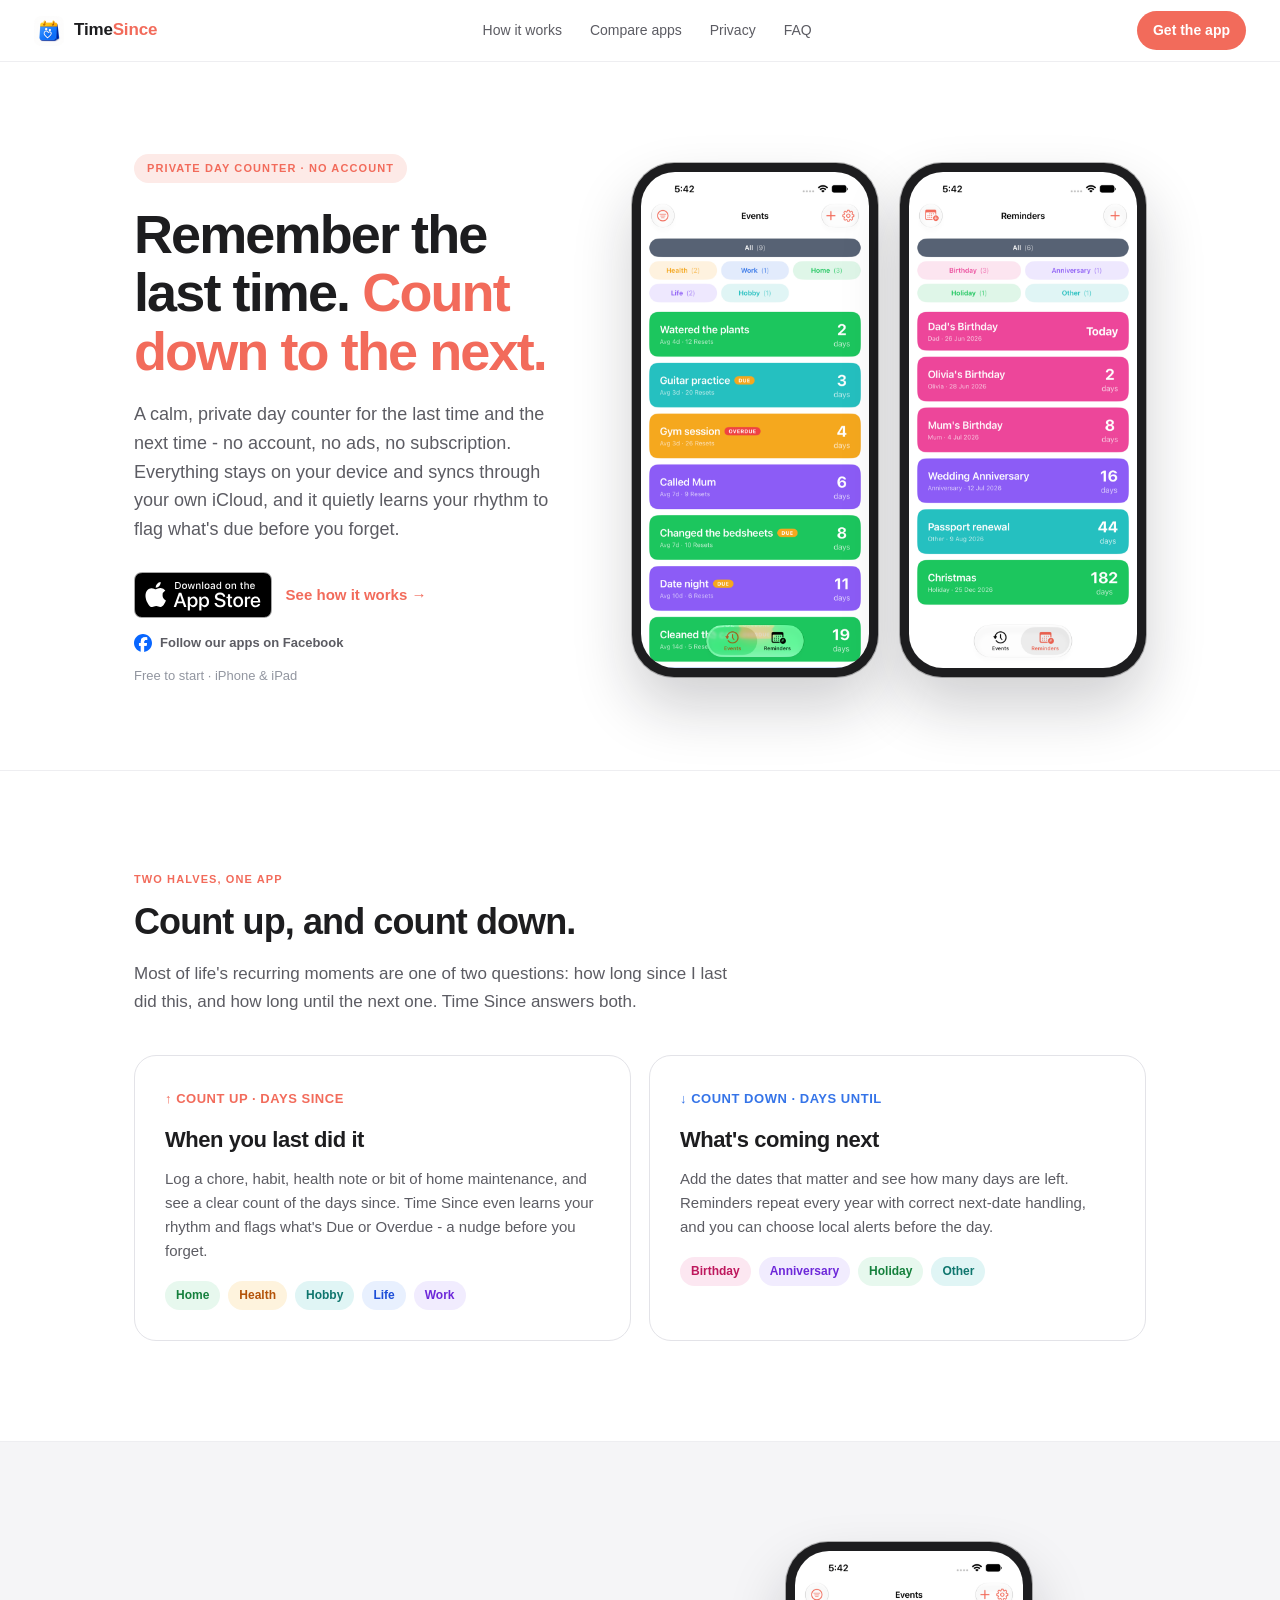
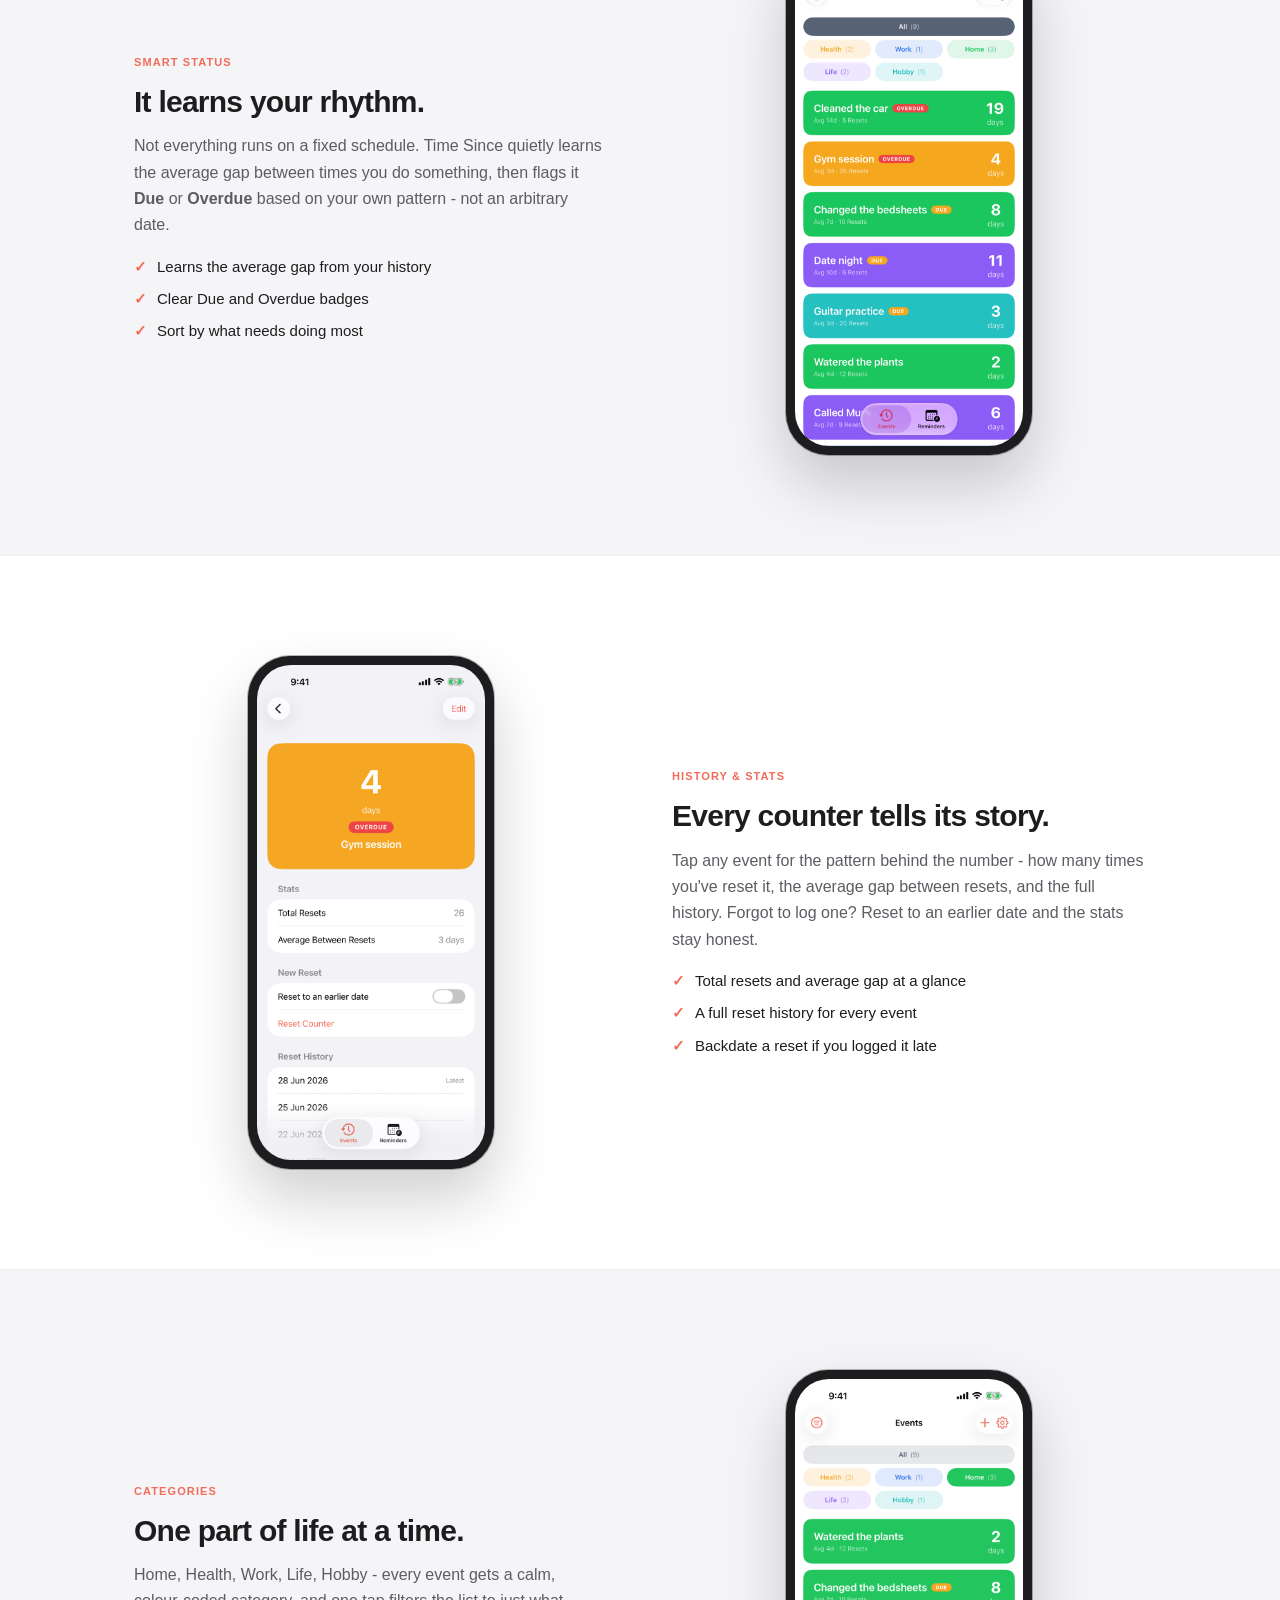
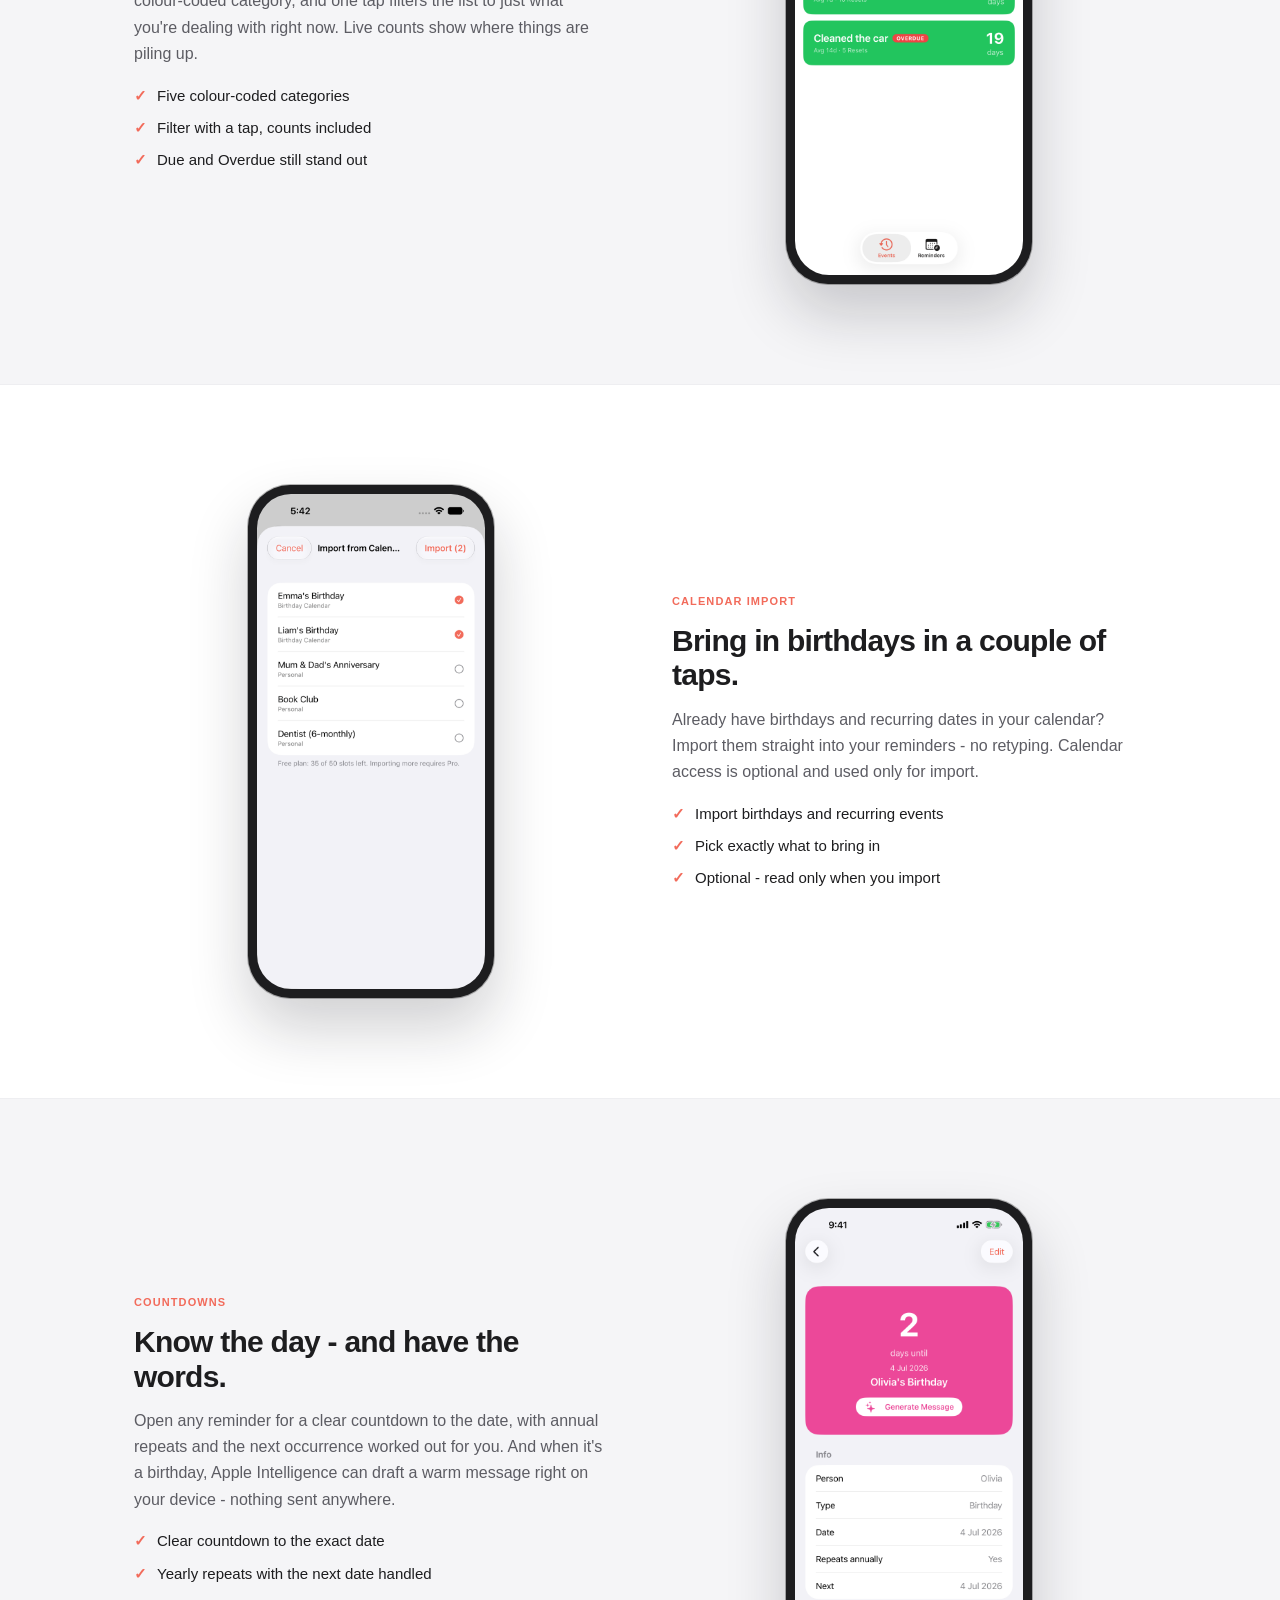
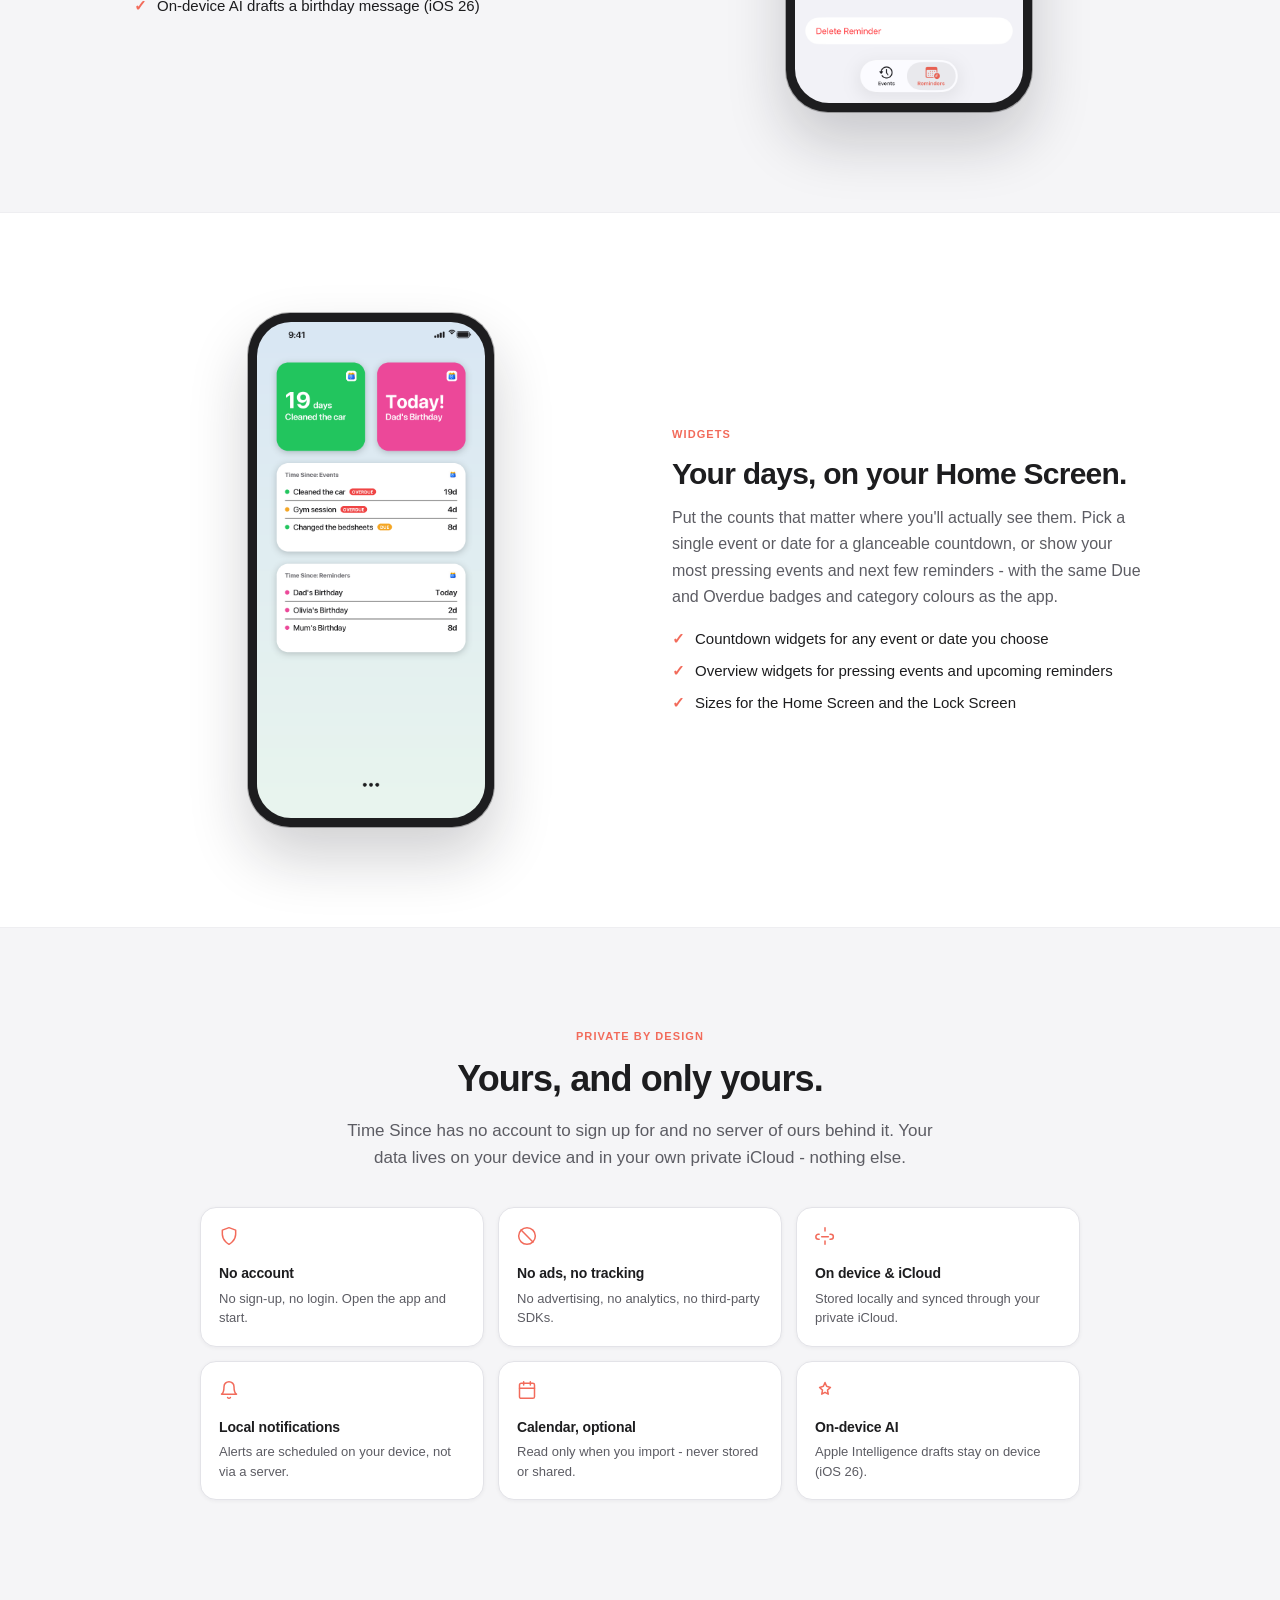
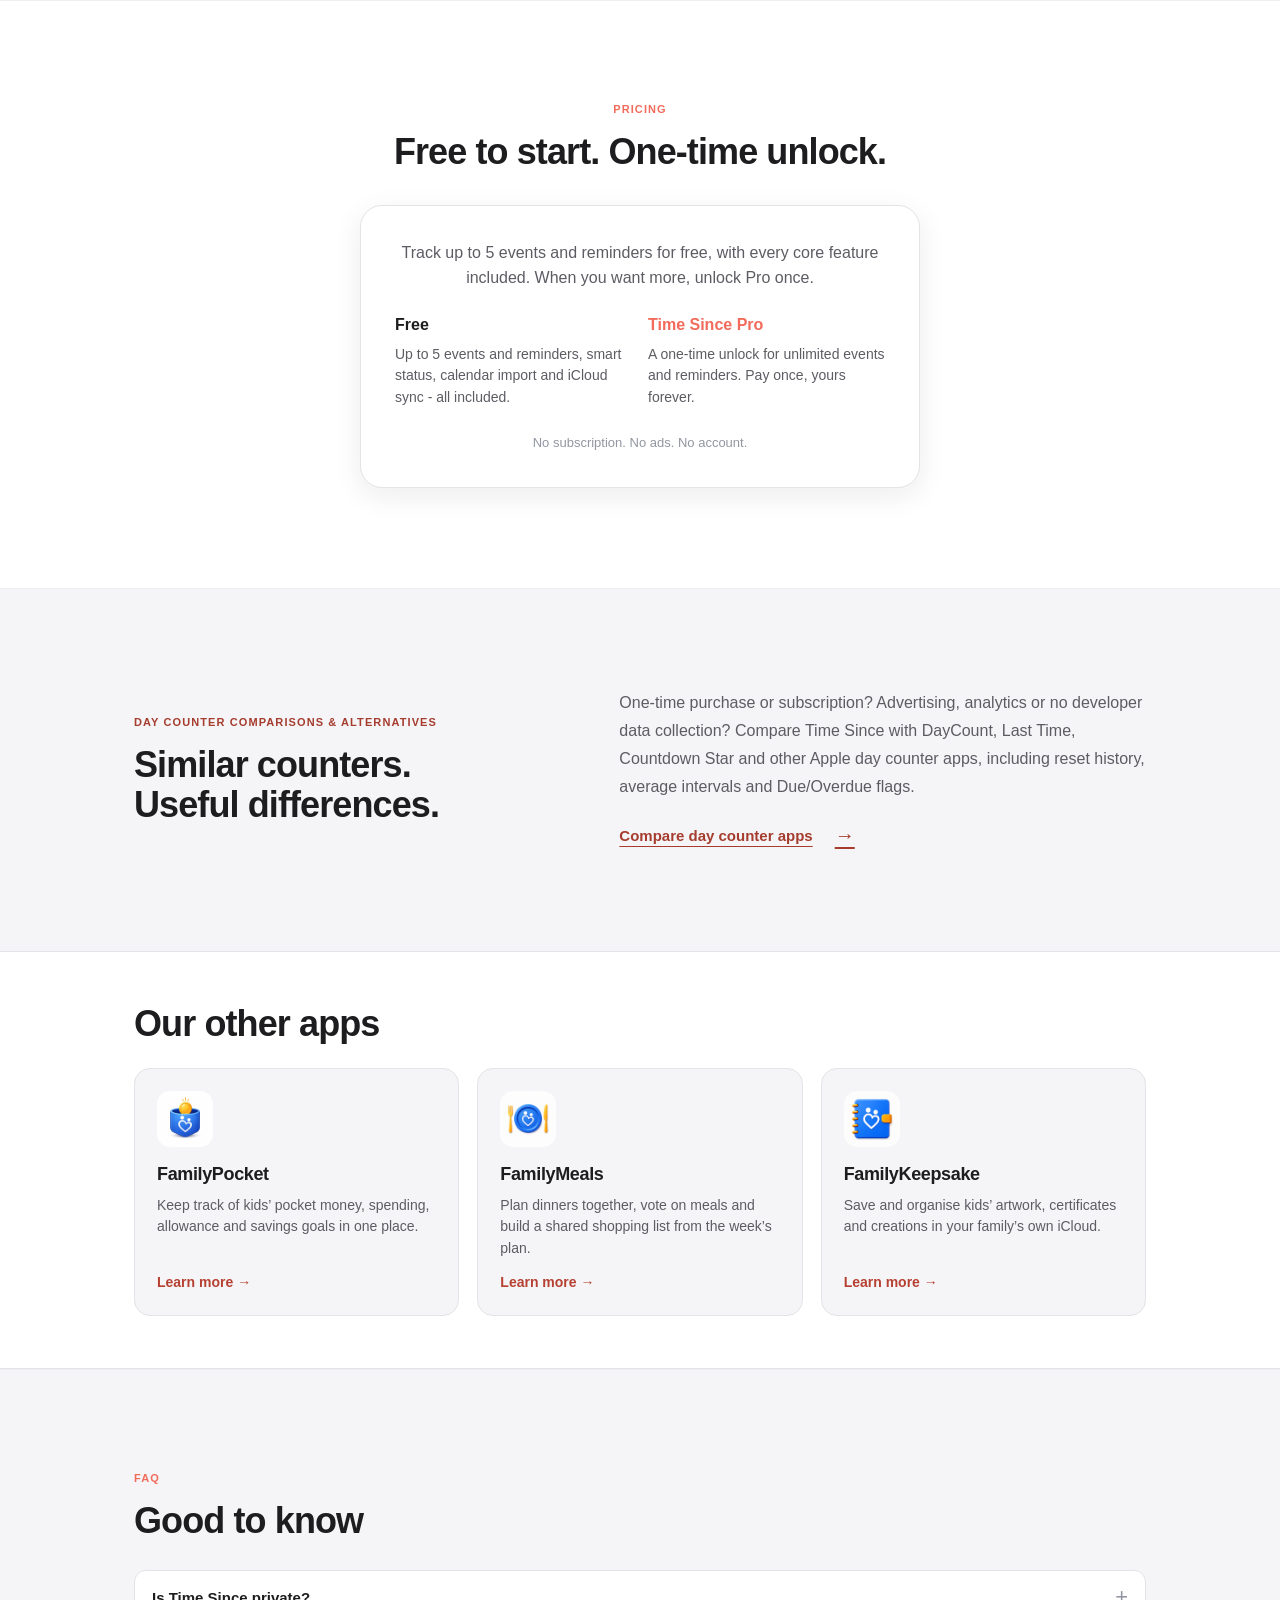
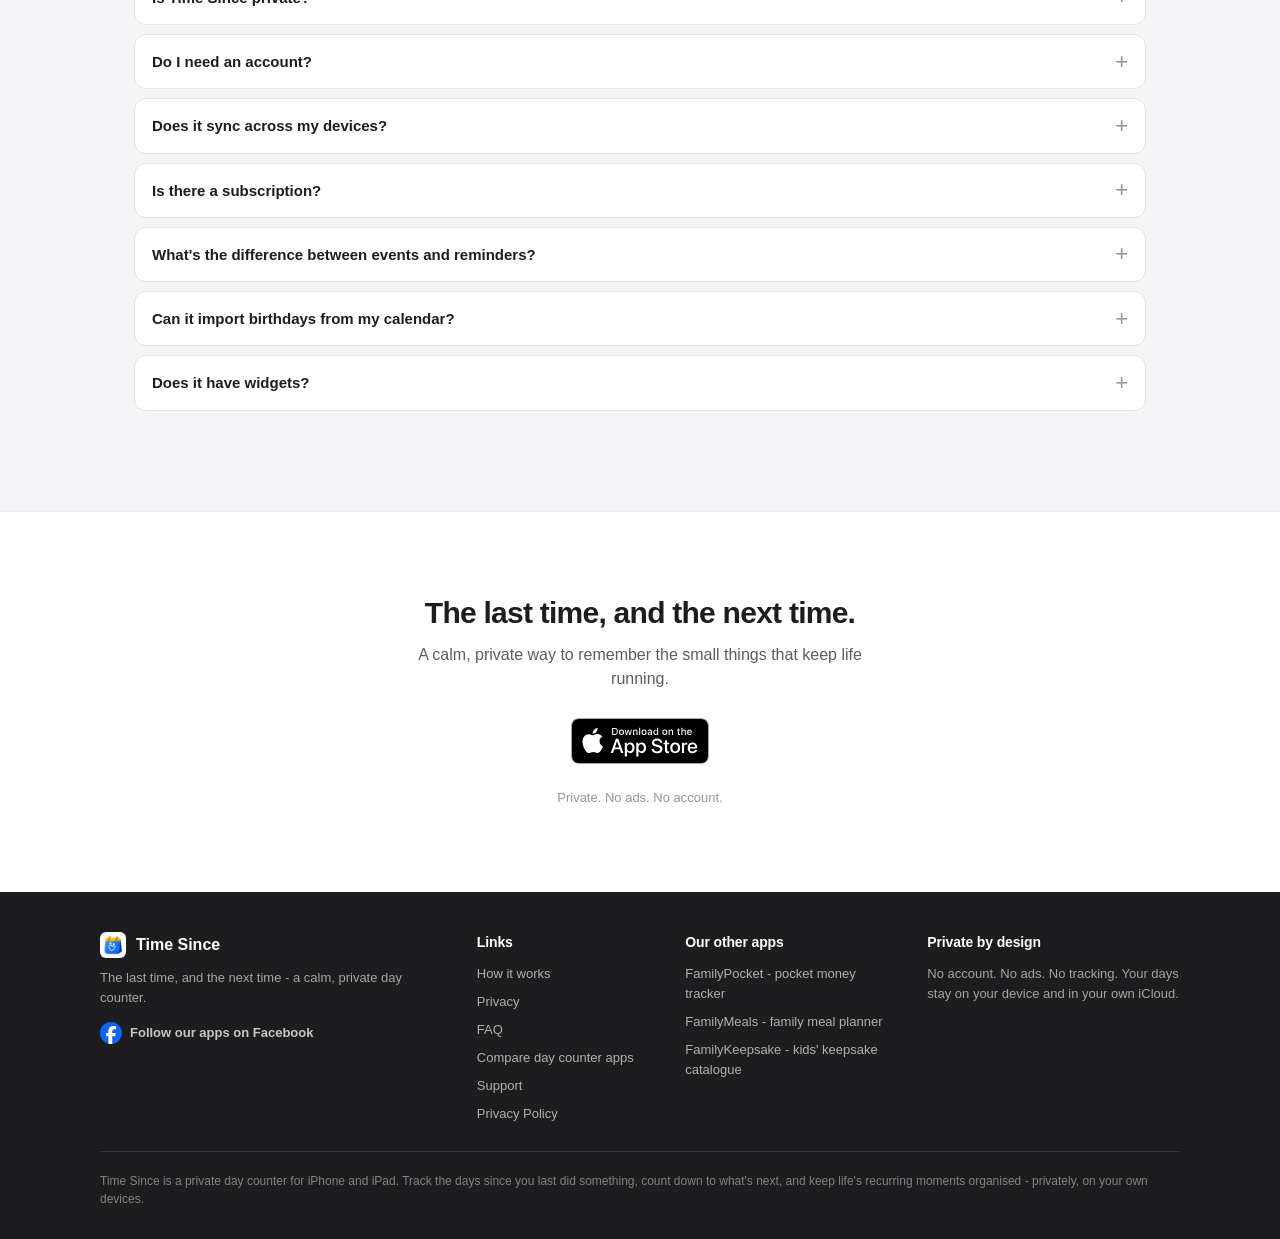
<file: index.html>
<!DOCTYPE html>
<html lang="en">
<head>
  <meta charset="UTF-8" />
  <meta name="viewport" content="width=device-width, initial-scale=1.0" />

  <title>Time Since | Private Day Counter - No Account, No Subscription</title>
  <meta name="description" content="A calm, private day counter for the last time and the next time. Track days since, count down to birthdays. No account, no ads, no subscription." />
  <meta property="og:title" content="Time Since - Private day counter, no account or subscription" />
  <meta property="og:description" content="A calm, private day counter for the last time and the next time. No account, no ads, no subscription. Smart Due reminders, on your device, synced via iCloud." />
  <meta property="og:type" content="website" />
  <meta property="og:image" content="https://www.dayssince.co.nz/app-icon.png" />
  <meta property="og:image:width" content="1024" />
  <meta property="og:image:height" content="1024" />
  <meta property="og:url" content="https://www.dayssince.co.nz/" />
  <meta name="twitter:card" content="summary" />
  <meta name="twitter:title" content="Time Since - Private day counter, no account or subscription" />
  <meta name="twitter:description" content="A calm, private day counter for the last time and the next time. No account, no ads, no subscription. Smart Due reminders, synced via iCloud." />
  <meta name="twitter:image" content="https://www.dayssince.co.nz/app-icon.png" />
  <link rel="icon" href="app-icon-small.png" />
  <link rel="canonical" href="https://www.dayssince.co.nz/" />

  <script type="application/ld+json">
  {
    "@context": "https://schema.org",
    "@graph": [
      {
        "@type": "Organization",
        "@id": "https://www.dayssince.co.nz/#organization",
        "name": "Time Since",
        "url": "https://www.dayssince.co.nz/",
        "logo": "https://www.dayssince.co.nz/app-icon.png",
        "sameAs": [ "https://apps.apple.com/app/id6783971241" ]
      },
      {
        "@type": "WebSite",
        "@id": "https://www.dayssince.co.nz/#website",
        "url": "https://www.dayssince.co.nz/",
        "name": "Time Since",
        "publisher": { "@id": "https://www.dayssince.co.nz/#organization" }
      },
      {
        "@type": "MobileApplication",
        "@id": "https://www.dayssince.co.nz/#app",
        "name": "Time Since: Events & Reminders",
        "operatingSystem": "iOS",
        "applicationCategory": "ProductivityApplication",
        "description": "A private day counter for the last time and the next time. Track days since you last did something, and count down to birthdays, anniversaries and holidays. Private, iCloud-synced, no ads, no account.",
        "url": "https://www.dayssince.co.nz/",
        "publisher": { "@id": "https://www.dayssince.co.nz/#organization" },
        "offers": { "@type": "Offer", "price": "0", "priceCurrency": "NZD" }
      },
      {
        "@type": "FAQPage",
        "@id": "https://www.dayssince.co.nz/#faq",
        "mainEntity": [
          {
            "@type": "Question",
            "name": "Is Time Since private?",
            "acceptedAnswer": { "@type": "Answer", "text": "Yes. There are no accounts, no ads and no tracking. Your data stays on your device and in your own private iCloud - there is no developer server for it to be sent to." }
          },
          {
            "@type": "Question",
            "name": "Do I need an account?",
            "acceptedAnswer": { "@type": "Answer", "text": "No. There is no sign-up and no login. Open the app and start tracking." }
          },
          {
            "@type": "Question",
            "name": "Does it sync across my devices?",
            "acceptedAnswer": { "@type": "Answer", "text": "Yes, through your private iCloud. Your iPhone and iPad stay in sync automatically, with no account needed." }
          },
          {
            "@type": "Question",
            "name": "Is there a subscription?",
            "acceptedAnswer": { "@type": "Answer", "text": "No. Time Since is free to start, and a single one-time Pro unlock removes the limit. Pay once, yours forever - no subscription." }
          },
          {
            "@type": "Question",
            "name": "What is the difference between events and reminders?",
            "acceptedAnswer": { "@type": "Answer", "text": "Events count up - the number of days since you last did something, like a chore or a habit. Reminders count down - the days until an upcoming date, like a birthday or anniversary." }
          },
          {
            "@type": "Question",
            "name": "Can it import birthdays from my calendar?",
            "acceptedAnswer": { "@type": "Answer", "text": "Yes, optionally. Time Since can read your calendar when you choose to import, so you can bring in birthdays and recurring dates in a couple of taps. Calendar access is used only for import." }
          },
          {
            "@type": "Question",
            "name": "Does it have widgets?",
            "acceptedAnswer": { "@type": "Answer", "text": "Yes. There are countdown widgets for a single event or date, plus overview widgets for your most pressing events and upcoming reminders - in sizes for both the Home Screen and the Lock Screen." }
          }
        ]
      }
    ]
  }
  </script>

  <style>
    *, *::before, *::after { box-sizing: border-box; margin: 0; padding: 0; }

    :root {
      --coral:       #F26B5B;   /* primary accent */
      --coral-dark:  #DE4F3E;   /* hover / pressed */
      --coral-light: #FDEAE7;   /* tints, eyebrow bg */
      /* category accents (used sparingly as motif) */
      --navy:   #3574E8;
      --purple: #8B5CF6;
      --teal:   #2ABFBF;
      --amber:  #F5A623;
      --green:  #22C55E;
      --pink:   #EC4899;
      --red:    #EF4444;

      --bg:        #F5F5F7;   /* light app-grey (alt sections) */
      --card:      #FFFFFF;
      --text:      #1D1D1F;   /* near-black */
      --text-sec:  #5C5C63;
      --text-muted:#9296A0;
      --border:    #E3E3E8;
      --border-lt: #EEEEF1;
      --shadow:    0 1px 4px rgba(20,20,30,0.05);
      --shadow-md: 0 8px 30px rgba(20,20,30,0.08);
      --r-sm: 8px; --r-md: 12px; --r-lg: 16px; --r-xl: 22px; --r-full: 9999px;
    }

    html { scroll-behavior: smooth; }
    body { font-family: -apple-system, BlinkMacSystemFont, "Segoe UI", Roboto, sans-serif; background: var(--card); color: var(--text); line-height: 1.55; -webkit-text-size-adjust: 100%; }
    a { color: inherit; text-decoration: none; }

    /* ── Nav ── */
    nav {
      position: sticky; top: 0; z-index: 100;
      background: rgba(255,255,255,0.9); backdrop-filter: blur(12px);
      border-bottom: 1px solid var(--border-lt);
      padding: 0 22px; height: 58px;
      display: flex; align-items: center; justify-content: space-between;
    }
    .nav-brand { display: flex; align-items: center; gap: 10px; font-size: 17px; font-weight: 700; letter-spacing: -0.01em; }
    .nav-brand img { width: 30px; height: 30px; border-radius: 7px; }
    .nav-brand b { color: var(--coral); font-weight: 700; }
    .nav-links { display: none; }
    .nav-cta {
      display: inline-flex; align-items: center; gap: 8px;
      background: var(--coral); color: white;
      padding: 9px 16px; border-radius: var(--r-full);
      font-size: 14px; font-weight: 600;
    }
    .nav-cta:hover { background: var(--coral-dark); }

    /* ── Buttons / badges ── */
    .appstore img { height: 46px; width: auto; display: block; }
    .appstore { display: inline-block; line-height: 0; }
    .btn-text { font-size: 15px; font-weight: 600; color: var(--coral); }

    /* ── Hero ── */
    .hero { max-width: 1080px; margin: 0 auto; padding: 64px 22px 60px; text-align: center; }
    .eyebrow { font-size: 11px; font-weight: 700; letter-spacing: 0.1em; color: var(--coral); background: var(--coral-light); padding: 6px 13px; border-radius: var(--r-full); display: inline-block; margin-bottom: 22px; text-transform: uppercase; }
    .hero h1 { font-size: 38px; font-weight: 800; line-height: 1.08; letter-spacing: -0.03em; margin-bottom: 20px; }
    .hero h1 em { color: var(--coral); font-style: normal; }
    .hero p.sub { font-size: 18px; color: var(--text-sec); line-height: 1.6; max-width: 620px; margin: 0 auto 28px; }
    .hero-cta { display: flex; flex-direction: column; align-items: center; gap: 14px; margin-bottom: 16px; }
    .hero-facebook { display: inline-flex; align-items: center; gap: 8px; margin-bottom: 14px; color: var(--text-sec); font-size: 13px; font-weight: 600; line-height: 1.3; }
    .hero-facebook:hover { color: var(--coral); }
    .hero-facebook img { width: 18px; height: 18px; flex: 0 0 auto; }
    .trust-line { font-size: 13px; color: var(--text-muted); }
    .hero-phones { display: flex; flex-direction: column; align-items: center; gap: 26px; margin-top: 52px; }

    /* ── Phone frame (real screenshots) ── */
    .phone {
      width: 246px; background: #1D1D1F; border-radius: 42px; padding: 9px;
      box-shadow: 0 30px 60px rgba(20,20,30,0.20), 0 0 0 1px rgba(0,0,0,0.28);
      flex-shrink: 0;
    }
    .phone-photo { display: block; width: 100%; border-radius: 34px; }

    /* ── Section common ── */
    section { border-top: 1px solid var(--border-lt); }
    .inner { max-width: 1080px; margin: 0 auto; padding: 80px 22px; }
    .sec-eyebrow { font-size: 11px; font-weight: 700; letter-spacing: 0.1em; color: var(--coral); text-transform: uppercase; margin-bottom: 14px; }
    .sec-h2 { font-size: 30px; font-weight: 800; letter-spacing: -0.025em; line-height: 1.12; margin-bottom: 18px; }
    .sec-lede { font-size: 17px; color: var(--text-sec); line-height: 1.6; max-width: 600px; }
    .alt { background: var(--bg); }

    /* ── Two halves ── */
    .halves { display: grid; grid-template-columns: 1fr; gap: 18px; margin-top: 40px; }
    .half { background: var(--card); border: 1px solid var(--border); border-radius: var(--r-xl); padding: 30px; }
    .half .dir { font-size: 13px; font-weight: 800; letter-spacing: 0.04em; text-transform: uppercase; display: inline-flex; align-items: center; gap: 7px; margin-bottom: 14px; }
    .half.up .dir { color: var(--coral); }
    .half.down .dir { color: var(--navy); }
    .half h3 { font-size: 22px; font-weight: 800; letter-spacing: -0.02em; margin-bottom: 10px; }
    .half p { font-size: 15px; color: var(--text-sec); line-height: 1.6; margin-bottom: 18px; }
    .tags { display: flex; flex-wrap: wrap; gap: 8px; }
    .tag { font-size: 12px; font-weight: 600; padding: 5px 11px; border-radius: var(--r-full); }
    .tag.t-green  { background: #E7F8EE; color: #15803D; }
    .tag.t-amber  { background: #FEF3DD; color: #B45309; }
    .tag.t-teal   { background: #E0F5F5; color: #0F766E; }
    .tag.t-navy   { background: #E8F0FE; color: #1D4ED8; }
    .tag.t-pink   { background: #FCE7F1; color: #BE185D; }
    .tag.t-purple { background: #F1ECFE; color: #6D28D9; }

    /* ── Feature row ── */
    .feature .row { display: flex; flex-direction: column; gap: 34px; align-items: center; }
    .feature .copy { width: 100%; }
    .feature h2 { font-size: 26px; font-weight: 800; letter-spacing: -0.025em; line-height: 1.14; margin-bottom: 14px; }
    .feature p { font-size: 16px; color: var(--text-sec); line-height: 1.65; margin-bottom: 16px; max-width: 520px; }
    .feature ul { list-style: none; display: flex; flex-direction: column; gap: 9px; }
    .feature li { display: flex; gap: 10px; align-items: flex-start; font-size: 15px; color: var(--text); }
    .feature li .ck { color: var(--coral); font-weight: 800; flex-shrink: 0; }
    .visual { display: flex; justify-content: center; }

    /* ── Privacy band ── */
    .privacy .inner { text-align: center; }
    .privacy .sec-lede { margin: 0 auto 36px; }
    .priv-grid { display: grid; grid-template-columns: 1fr 1fr; gap: 14px; max-width: 880px; margin: 0 auto; text-align: left; }
    .priv-item { background: var(--card); border: 1px solid var(--border); border-radius: var(--r-lg); padding: 18px; box-shadow: var(--shadow); }
    .priv-item svg { width: 20px; height: 20px; color: var(--coral); margin-bottom: 9px; }
    .priv-item h3 { font-size: 14px; font-weight: 700; margin-bottom: 4px; letter-spacing: -0.01em; }
    .priv-item p { font-size: 13px; color: var(--text-sec); line-height: 1.5; }

    /* ── Pricing ── */
    .pricing .inner { text-align: center; }
    .price-card { max-width: 560px; margin: 32px auto 0; background: var(--card); border: 1px solid var(--border); border-radius: var(--r-xl); box-shadow: var(--shadow-md); padding: 34px; }
    .price-card .lede { font-size: 16px; color: var(--text-sec); line-height: 1.6; margin-bottom: 22px; }
    .price-split { display: grid; grid-template-columns: 1fr; gap: 16px; text-align: left; }
    .tier h3 { font-size: 16px; font-weight: 800; margin-bottom: 6px; }
    .tier.pro h3 { color: var(--coral); }
    .tier p { font-size: 14px; color: var(--text-sec); line-height: 1.55; }
    .price-note { font-size: 13px; color: var(--text-muted); margin-top: 24px; }

    /* ── Our other apps ── */
    .other-apps { background: var(--card); border-block: 1px solid var(--border); scroll-margin-top: 60px; }
    .other-apps-inner { max-width: 1080px; margin: 0 auto; padding: 44px 20px; }
    .other-apps h2 { margin-bottom: 24px; }
    .other-apps-grid { display: grid; grid-template-columns: minmax(0, 1fr); gap: 12px; list-style: none; }
    .other-apps-grid > li { min-width: 0; }
    .other-app-card { display: flex; align-items: flex-start; gap: 14px; height: 100%; padding: 18px; background: var(--bg); border: 1px solid var(--border); border-radius: var(--r-lg); color: var(--text); text-decoration: none; }
    .other-app-card:hover { border-color: var(--coral); }
    .other-app-card:focus-visible { outline: 3px solid var(--coral); outline-offset: 3px; }
    .other-app-card img { width: 48px; height: 48px; flex: 0 0 auto; border-radius: 11px; }
    .other-app-copy { display: flex; flex-direction: column; flex: 1; min-width: 0; }
    .other-app-copy h3 { font-size: 18px; font-weight: 700; line-height: 1.3; letter-spacing: -0.02em; margin-bottom: 8px; }
    .other-app-copy p { font-size: 14px; line-height: 1.55; color: var(--text-sec); margin-bottom: 12px; }
    .other-app-link { font-size: 14px; font-weight: 600; color: #B64032; margin-top: auto; }
    .other-app-card:hover .other-app-link { text-decoration: underline; text-underline-offset: 3px; }
    @media (min-width: 768px) {
      .other-apps-inner { padding: 52px 34px; }
      .other-apps-grid { grid-template-columns: repeat(3, minmax(0, 1fr)); gap: 18px; }
      .other-app-card { flex-direction: column; gap: 16px; padding: 22px; }
      .other-app-card img { width: 56px; height: 56px; border-radius: 13px; }
    }

    /* ── FAQ ── */
    .faq-list { display: flex; flex-direction: column; gap: 9px; margin-top: 28px; }
    .faq-list details { background: var(--card); border: 1px solid var(--border); border-radius: var(--r-md); padding: 15px 17px; }
    .faq-list details[open] { border-color: var(--coral); }
    .faq-list summary { font-size: 15px; font-weight: 600; color: var(--text); cursor: pointer; list-style: none; display: flex; justify-content: space-between; align-items: center; gap: 12px; }
    .faq-list summary::-webkit-details-marker { display: none; }
    .faq-list summary::after { content: "+"; font-size: 22px; font-weight: 400; color: var(--text-muted); flex-shrink: 0; line-height: 1; }
    .faq-list details[open] summary::after { content: "−"; color: var(--coral); }
    .faq-list details p { font-size: 14px; color: var(--text-sec); line-height: 1.6; margin-top: 11px; }

    /* ── Final CTA ── */
    .final { text-align: center; }
    .final .inner { padding: 84px 22px; }
    .final h2 { font-size: 30px; font-weight: 800; letter-spacing: -0.025em; line-height: 1.1; margin-bottom: 14px; }
    .final p { font-size: 16px; color: var(--text-sec); margin: 0 auto 26px; max-width: 480px; }
    .final .appstore { margin: 0 auto; }
    .final .trust-line { margin-top: 16px; }

    /* ── Footer ── */
    footer { background: var(--text); color: rgba(255,255,255,0.6); padding: 40px 22px 30px; font-size: 13px; }
    .foot-grid { max-width: 1080px; margin: 0 auto; display: grid; grid-template-columns: 1fr; gap: 28px; }
    .foot-brand { display: flex; align-items: center; gap: 10px; font-size: 16px; font-weight: 700; color: white; margin-bottom: 10px; }
    .foot-brand img { width: 26px; height: 26px; border-radius: 6px; }
    .foot-col h5 { font-size: 14px; font-weight: 700; color: white; margin-bottom: 10px; letter-spacing: -0.01em; }
    .foot-col p { line-height: 1.55; }
    .foot-col ul { list-style: none; display: flex; flex-direction: column; gap: 8px; }
    .foot-col ul a { color: rgba(255,255,255,0.65); }
    .foot-col ul a:hover { color: white; }
    .footer-facebook { display: inline-flex; align-items: center; gap: 8px; margin-top: 14px; color: rgba(255,255,255,0.75); font-weight: 600; line-height: 1.3; }
    .footer-facebook:hover { color: white; }
    .footer-facebook img { width: 22px; height: 22px; flex: 0 0 auto; }
    .foot-legal { max-width: 1080px; margin: 26px auto 0; padding-top: 20px; border-top: 1px solid rgba(255,255,255,0.12); font-size: 12px; color: rgba(255,255,255,0.45); line-height: 1.55; }

    /* ── Tablet ── */
    @media (min-width: 640px) {
      .halves { grid-template-columns: 1fr 1fr; }
      .priv-grid { grid-template-columns: repeat(3, 1fr); }
      .price-split { grid-template-columns: 1fr 1fr; }
      .hero h1 { font-size: 46px; }
      .foot-grid { grid-template-columns: 2fr 1fr 1.2fr 1.5fr; gap: 40px; }
    }

    /* ── Desktop ── */
    @media (min-width: 920px) {
      nav { padding: 0 34px; height: 62px; }
      .nav-links { display: flex; gap: 28px; font-size: 14px; font-weight: 500; color: var(--text-sec); }
      .nav-links a:hover { color: var(--text); }

      .hero { padding: 92px 34px 84px; display: grid; grid-template-columns: 1fr auto; gap: 60px; align-items: center; text-align: left; }
      .hero > div:first-child { max-width: 540px; }
      .hero h1 { font-size: 54px; letter-spacing: -0.035em; }
      .hero p.sub { margin-left: 0; }
      .hero-cta { flex-direction: row; align-items: center; }
      .hero-phones { flex-direction: row; gap: 22px; margin-top: 0; }

      .inner { padding: 100px 34px; }
      .sec-h2 { font-size: 36px; }

      .feature .row { display: grid; grid-template-columns: 1fr 1fr; gap: 64px; align-items: center; }
      .feature .row.flip { direction: rtl; }
      .feature .row.flip > * { direction: ltr; }
      .feature h2 { font-size: 30px; }
    }
  </style>
<link rel="stylesheet" href="/comparison-links.css"></head>
<body>

<!-- ── NAV ── -->
<nav>
  <a href="/" class="nav-brand">
    <img src="app-icon-small.png" alt="Time Since icon" />
    <span>Time<b>Since</b></span>
  </a>
  <div class="nav-links">
    <a href="#two">How it works</a>
    <a href="/compare-day-counter-apps/">Compare apps</a>
    <a href="#privacy">Privacy</a>
    <a href="#faq">FAQ</a>
  </div>
  <a href="https://apps.apple.com/app/id6783971241" class="nav-cta">Get the app</a>
</nav>

<!-- ── HERO ── -->
<div class="hero">
  <div>
    <div class="eyebrow">Private day counter · no account</div>
    <h1>Remember the last time. <em>Count down to the next.</em></h1>
    <p class="sub">A calm, private day counter for the last time and the next time - no account, no ads, no subscription. Everything stays on your device and syncs through your own iCloud, and it quietly learns your rhythm to flag what's due before you forget.</p>
    <div class="hero-cta">
      <a href="https://apps.apple.com/app/id6783971241" class="appstore"><img src="/images/app-store-badge.svg" alt="Download on the App Store" height="46"></a>
      <a href="#two" class="btn-text">See how it works →</a>
    </div>
    <a class="hero-facebook" href="https://www.facebook.com/profile.php?id=61593134020857" target="_blank" rel="noopener noreferrer">
      <img src="/facebook-icon.svg" alt="" />
      <span>Follow our apps on Facebook</span>
    </a>
    <div class="trust-line">Free to start · iPhone &amp; iPad</div>
  </div>

  <div class="hero-phones">
    <div class="phone"><img class="phone-photo" src="screenshots/eventsDays.png" alt="Time Since events list - days since you last did each thing" /></div>
    <div class="phone"><img class="phone-photo" src="screenshots/reminders.png" alt="Time Since reminders list - countdown to upcoming birthdays and dates" /></div>
  </div>
</div>

<!-- ── THE TWO HALVES ── -->
<section id="two">
  <div class="inner">
    <div class="sec-eyebrow">Two halves, one app</div>
    <h2 class="sec-h2">Count up, and count down.</h2>
    <p class="sec-lede">Most of life's recurring moments are one of two questions: how long since I last did this, and how long until the next one. Time Since answers both.</p>
    <div class="halves">
      <div class="half up">
        <div class="dir">↑ Count up · Days since</div>
        <h3>When you last did it</h3>
        <p>Log a chore, habit, health note or bit of home maintenance, and see a clear count of the days since. Time Since even learns your rhythm and flags what's Due or Overdue - a nudge before you forget.</p>
        <div class="tags">
          <span class="tag t-green">Home</span>
          <span class="tag t-amber">Health</span>
          <span class="tag t-teal">Hobby</span>
          <span class="tag t-navy">Life</span>
          <span class="tag t-purple">Work</span>
        </div>
      </div>
      <div class="half down">
        <div class="dir">↓ Count down · Days until</div>
        <h3>What's coming next</h3>
        <p>Add the dates that matter and see how many days are left. Reminders repeat every year with correct next-date handling, and you can choose local alerts before the day.</p>
        <div class="tags">
          <span class="tag t-pink">Birthday</span>
          <span class="tag t-purple">Anniversary</span>
          <span class="tag t-green">Holiday</span>
          <span class="tag t-teal">Other</span>
        </div>
      </div>
    </div>
  </div>
</section>

<!-- ── FEATURE: SMART DUE / OVERDUE ── -->
<section class="feature alt" id="smart">
  <div class="inner">
    <div class="row">
      <div class="copy">
        <div class="sec-eyebrow">Smart status</div>
        <h2>It learns your rhythm.</h2>
        <p>Not everything runs on a fixed schedule. Time Since quietly learns the average gap between times you do something, then flags it <strong>Due</strong> or <strong>Overdue</strong> based on your own pattern - not an arbitrary date.</p>
        <ul>
          <li><span class="ck">✓</span> Learns the average gap from your history</li>
          <li><span class="ck">✓</span> Clear Due and Overdue badges</li>
          <li><span class="ck">✓</span> Sort by what needs doing most</li>
        </ul>
      </div>
      <div class="visual">
        <div class="phone"><img class="phone-photo" src="screenshots/eventsPriority.png" alt="Time Since events sorted by status, with Due and Overdue badges" /></div>
      </div>
    </div>
  </div>
</section>

<!-- ── FEATURE: HISTORY & STATS ── -->
<section class="feature" id="history">
  <div class="inner">
    <div class="row flip">
      <div class="copy">
        <div class="sec-eyebrow">History &amp; stats</div>
        <h2>Every counter tells its story.</h2>
        <p>Tap any event for the pattern behind the number - how many times you've reset it, the average gap between resets, and the full history. Forgot to log one? Reset to an earlier date and the stats stay honest.</p>
        <ul>
          <li><span class="ck">✓</span> Total resets and average gap at a glance</li>
          <li><span class="ck">✓</span> A full reset history for every event</li>
          <li><span class="ck">✓</span> Backdate a reset if you logged it late</li>
        </ul>
      </div>
      <div class="visual">
        <div class="phone"><img class="phone-photo" src="screenshots/eventDetail.png" alt="Time Since event detail - day count with total resets, average between resets and reset history" /></div>
      </div>
    </div>
  </div>
</section>

<!-- ── FEATURE: CATEGORIES ── -->
<section class="feature alt" id="categories">
  <div class="inner">
    <div class="row">
      <div class="copy">
        <div class="sec-eyebrow">Categories</div>
        <h2>One part of life at a time.</h2>
        <p>Home, Health, Work, Life, Hobby - every event gets a calm, colour-coded category, and one tap filters the list to just what you're dealing with right now. Live counts show where things are piling up.</p>
        <ul>
          <li><span class="ck">✓</span> Five colour-coded categories</li>
          <li><span class="ck">✓</span> Filter with a tap, counts included</li>
          <li><span class="ck">✓</span> Due and Overdue still stand out</li>
        </ul>
      </div>
      <div class="visual">
        <div class="phone"><img class="phone-photo" src="screenshots/eventsFiltered.png" alt="Time Since events filtered to the Home category, with colour-coded category chips" /></div>
      </div>
    </div>
  </div>
</section>

<!-- ── FEATURE: CALENDAR IMPORT ── -->
<section class="feature" id="import">
  <div class="inner">
    <div class="row flip">
      <div class="copy">
        <div class="sec-eyebrow">Calendar import</div>
        <h2>Bring in birthdays in a couple of taps.</h2>
        <p>Already have birthdays and recurring dates in your calendar? Import them straight into your reminders - no retyping. Calendar access is optional and used only for import.</p>
        <ul>
          <li><span class="ck">✓</span> Import birthdays and recurring events</li>
          <li><span class="ck">✓</span> Pick exactly what to bring in</li>
          <li><span class="ck">✓</span> Optional - read only when you import</li>
        </ul>
      </div>
      <div class="visual">
        <div class="phone"><img class="phone-photo" src="screenshots/importCal.png" alt="Time Since import-from-calendar sheet, selecting birthdays to import" /></div>
      </div>
    </div>
  </div>
</section>

<!-- ── FEATURE: REMINDER DETAIL / BIRTHDAYS ── -->
<section class="feature alt" id="birthdays">
  <div class="inner">
    <div class="row">
      <div class="copy">
        <div class="sec-eyebrow">Countdowns</div>
        <h2>Know the day - and have the words.</h2>
        <p>Open any reminder for a clear countdown to the date, with annual repeats and the next occurrence worked out for you. And when it's a birthday, Apple Intelligence can draft a warm message right on your device - nothing sent anywhere.</p>
        <ul>
          <li><span class="ck">✓</span> Clear countdown to the exact date</li>
          <li><span class="ck">✓</span> Yearly repeats with the next date handled</li>
          <li><span class="ck">✓</span> On-device AI drafts a birthday message (iOS 26)</li>
        </ul>
      </div>
      <div class="visual">
        <div class="phone"><img class="phone-photo" src="screenshots/reminderDetail.png" alt="Time Since reminder detail - countdown to a birthday with on-device Generate Message button" /></div>
      </div>
    </div>
  </div>
</section>

<!-- ── FEATURE: WIDGETS ── -->
<section class="feature" id="widgets">
  <div class="inner">
    <div class="row flip">
      <div class="copy">
        <div class="sec-eyebrow">Widgets</div>
        <h2>Your days, on your Home Screen.</h2>
        <p>Put the counts that matter where you'll actually see them. Pick a single event or date for a glanceable countdown, or show your most pressing events and next few reminders - with the same Due and Overdue badges and category colours as the app.</p>
        <ul>
          <li><span class="ck">✓</span> Countdown widgets for any event or date you choose</li>
          <li><span class="ck">✓</span> Overview widgets for pressing events and upcoming reminders</li>
          <li><span class="ck">✓</span> Sizes for the Home Screen and the Lock Screen</li>
        </ul>
      </div>
      <div class="visual">
        <div class="phone"><img class="phone-photo" src="screenshots/widgets.png" alt="Time Since Home Screen widgets - countdown widgets for an event and a birthday, plus events overview and upcoming reminders widgets" /></div>
      </div>
    </div>
  </div>
</section>

<!-- ── PRIVACY BAND ── -->
<section class="privacy alt" id="privacy">
  <div class="inner">
    <div class="sec-eyebrow" style="text-align:center;">Private by design</div>
    <h2 class="sec-h2">Yours, and only yours.</h2>
    <p class="sec-lede">Time Since has no account to sign up for and no server of ours behind it. Your data lives on your device and in your own private iCloud - nothing else.</p>
    <div class="priv-grid">
      <div class="priv-item">
        <svg viewBox="0 0 24 24" fill="none" stroke="currentColor" stroke-width="1.8" stroke-linecap="round" stroke-linejoin="round"><path d="M12 22s8-4 8-12V5l-8-3-8 3v5c0 8 8 12 8 12z"/></svg>
        <h3>No account</h3>
        <p>No sign-up, no login. Open the app and start.</p>
      </div>
      <div class="priv-item">
        <svg viewBox="0 0 24 24" fill="none" stroke="currentColor" stroke-width="1.8" stroke-linecap="round" stroke-linejoin="round"><circle cx="12" cy="12" r="10"/><path d="M4.9 4.9l14.2 14.2"/></svg>
        <h3>No ads, no tracking</h3>
        <p>No advertising, no analytics, no third-party SDKs.</p>
      </div>
      <div class="priv-item">
        <svg viewBox="0 0 24 24" fill="none" stroke="currentColor" stroke-width="1.8" stroke-linecap="round" stroke-linejoin="round"><path d="M18 10h1a3 3 0 0 1 0 6h-1"/><path d="M5 10H4a3 3 0 0 0 0 6h1"/><path d="M8 13h8"/><path d="M12 2v4M12 18v4"/></svg>
        <h3>On device &amp; iCloud</h3>
        <p>Stored locally and synced through your private iCloud.</p>
      </div>
      <div class="priv-item">
        <svg viewBox="0 0 24 24" fill="none" stroke="currentColor" stroke-width="1.8" stroke-linecap="round" stroke-linejoin="round"><path d="M18 8a6 6 0 0 0-12 0c0 7-3 9-3 9h18s-3-2-3-9"/><path d="M10.3 21a1.94 1.94 0 0 0 3.4 0"/></svg>
        <h3>Local notifications</h3>
        <p>Alerts are scheduled on your device, not via a server.</p>
      </div>
      <div class="priv-item">
        <svg viewBox="0 0 24 24" fill="none" stroke="currentColor" stroke-width="1.8" stroke-linecap="round" stroke-linejoin="round"><rect x="3" y="4" width="18" height="18" rx="2"/><path d="M3 10h18M8 2v4M16 2v4"/></svg>
        <h3>Calendar, optional</h3>
        <p>Read only when you import - never stored or shared.</p>
      </div>
      <div class="priv-item">
        <svg viewBox="0 0 24 24" fill="none" stroke="currentColor" stroke-width="1.8" stroke-linecap="round" stroke-linejoin="round"><path d="M12 3l1.9 4.6L18.5 9l-3.5 3.1.9 4.9L12 14.8 8.1 17l.9-4.9L5.5 9l4.6-1.4z"/></svg>
        <h3>On-device AI</h3>
        <p>Apple Intelligence drafts stay on device (iOS 26).</p>
      </div>
    </div>
  </div>
</section>

<!-- ── PRICING ── -->
<section class="pricing" id="pricing">
  <div class="inner">
    <div class="sec-eyebrow" style="text-align:center;">Pricing</div>
    <h2 class="sec-h2">Free to start. One-time unlock.</h2>
    <div class="price-card">
      <p class="lede">Track up to 5 events and reminders for free, with every core feature included. When you want more, unlock Pro once.</p>
      <div class="price-split">
        <div class="tier">
          <h3>Free</h3>
          <p>Up to 5 events and reminders, smart status, calendar import and iCloud sync - all included.</p>
        </div>
        <div class="tier pro">
          <h3>Time Since Pro</h3>
          <p>A one-time unlock for unlimited events and reminders. Pay once, yours forever.</p>
        </div>
      </div>
      <p class="price-note">No subscription. No ads. No account.</p>
    </div>
  </div>
</section>

<!-- ── Our other apps ── -->
<section class="comparison-intro" id="compare" aria-labelledby="compare-heading"><div class="inner"><div><div class="sec-eyebrow">Day counter comparisons &amp; alternatives</div><h2 class="sec-h2" id="compare-heading">Similar counters.<br>Useful differences.</h2></div><div class="compare-intro-copy"><p>One-time purchase or subscription? Advertising, analytics or no developer data collection? Compare Time Since with DayCount, Last Time, Countdown Star and other Apple day counter apps, including reset history, average intervals and Due/Overdue flags.</p><a class="compare-page-link" href="/compare-day-counter-apps/">Compare day counter apps <span aria-hidden="true">→</span></a></div></div></section>

<section class="other-apps" id="other-apps" aria-labelledby="other-apps-heading">
  <div class="other-apps-inner">
    <h2 class="sec-h2" id="other-apps-heading">Our other apps</h2>
    <ul class="other-apps-grid">
      <li>
        <a class="other-app-card" href="https://www.familypocket.co.nz/">
          <img src="/images/other-apps/familypocket.png" alt="" width="128" height="128" loading="lazy" decoding="async">
          <div class="other-app-copy">
            <h3>FamilyPocket</h3>
            <p>Keep track of kids’ pocket money, spending, allowance and savings goals in one place.</p>
            <span class="other-app-link">Learn more <span aria-hidden="true">→</span></span>
          </div>
        </a>
      </li>
      <li>
        <a class="other-app-card" href="https://www.familymeals.co.nz/">
          <img src="/images/other-apps/familymeals.png" alt="" width="128" height="128" loading="lazy" decoding="async">
          <div class="other-app-copy">
            <h3>FamilyMeals</h3>
            <p>Plan dinners together, vote on meals and build a shared shopping list from the week’s plan.</p>
            <span class="other-app-link">Learn more <span aria-hidden="true">→</span></span>
          </div>
        </a>
      </li>
      <li>
        <a class="other-app-card" href="https://www.familykeepsake.app/">
          <img src="/images/other-apps/familykeepsake.png" alt="" width="128" height="128" loading="lazy" decoding="async">
          <div class="other-app-copy">
            <h3>FamilyKeepsake</h3>
            <p>Save and organise kids’ artwork, certificates and creations in your family’s own iCloud.</p>
            <span class="other-app-link">Learn more <span aria-hidden="true">→</span></span>
          </div>
        </a>
      </li>
    </ul>
  </div>
</section>

<!-- ── FAQ ── -->
<section class="faq alt" id="faq">
  <div class="inner">
    <div class="sec-eyebrow">FAQ</div>
    <h2 class="sec-h2">Good to know</h2>
    <div class="faq-list">
      <details>
        <summary>Is Time Since private?</summary>
        <p>Yes. There are no accounts, no ads and no tracking. Your data stays on your device and in your own private iCloud - there's no developer server for it to be sent to.</p>
      </details>
      <details>
        <summary>Do I need an account?</summary>
        <p>No. There's no sign-up and no login. Open the app and start tracking.</p>
      </details>
      <details>
        <summary>Does it sync across my devices?</summary>
        <p>Yes, through your private iCloud. Your iPhone and iPad stay in sync automatically, with no account needed.</p>
      </details>
      <details>
        <summary>Is there a subscription?</summary>
        <p>No. Time Since is free to start, and a single one-time Pro unlock removes the limit. Pay once, yours forever.</p>
      </details>
      <details>
        <summary>What's the difference between events and reminders?</summary>
        <p>Events count up - the days since you last did something, like a chore or a habit. Reminders count down - the days until an upcoming date, like a birthday or anniversary.</p>
      </details>
      <details>
        <summary>Can it import birthdays from my calendar?</summary>
        <p>Yes, optionally. Time Since can read your calendar when you choose to import, so you can bring in birthdays and recurring dates in a couple of taps. Calendar access is used only for import.</p>
      </details>
      <details>
        <summary>Does it have widgets?</summary>
        <p>Yes. There are countdown widgets for a single event or date, plus overview widgets for your most pressing events and upcoming reminders - in sizes for both the Home Screen and the Lock Screen.</p>
      </details>
    </div>
  </div>
</section>

<!-- ── FINAL CTA ── -->
<section class="final">
  <div class="inner">
    <h2>The last time, and the next time.</h2>
    <p>A calm, private way to remember the small things that keep life running.</p>
    <a href="https://apps.apple.com/app/id6783971241" class="appstore"><img src="/images/app-store-badge.svg" alt="Download on the App Store" height="46"></a>
    <div class="trust-line">Private. No ads. No account.</div>
  </div>
</section>

<!-- ── FOOTER ── -->
<footer>
  <div class="foot-grid">
    <div class="foot-col">
      <div class="foot-brand">
        <img src="app-icon-small.png" alt="Time Since icon" />
        <span>Time Since</span>
      </div>
      <p>The last time, and the next time - a calm, private day counter.</p>
      <a class="footer-facebook" href="https://www.facebook.com/profile.php?id=61593134020857" target="_blank" rel="noopener noreferrer">
        <img src="/facebook-icon.svg" alt="" />
        <span>Follow our apps on Facebook</span>
      </a>
    </div>
    <div class="foot-col">
      <h5>Links</h5>
      <ul>
        <li><a href="#two">How it works</a></li>
        <li><a href="#privacy">Privacy</a></li>
        <li><a href="#faq">FAQ</a></li>
        <li><a href="/compare-day-counter-apps/">Compare day counter apps</a></li>
        <li><a href="/support.html">Support</a></li>
        <li><a href="/privacy.html">Privacy Policy</a></li>
      </ul>
    </div>
    <div class="foot-col">
      <h5>Our other apps</h5>
      <ul>
        <li><a href="https://www.familypocket.co.nz/">FamilyPocket - pocket money tracker</a></li>
        <li><a href="https://www.familymeals.co.nz/">FamilyMeals - family meal planner</a></li>
        <li><a href="https://www.familykeepsake.app/">FamilyKeepsake - kids' keepsake catalogue</a></li>
      </ul>
    </div>
    <div class="foot-col">
      <h5>Private by design</h5>
      <p>No account. No ads. No tracking. Your days stay on your device and in your own iCloud.</p>
    </div>
  </div>
  <div class="foot-legal">
    Time Since is a private day counter for iPhone and iPad. Track the days since you last did something, count down to what's next, and keep life's recurring moments organised - privately, on your own devices.
  </div>
</footer>

</body>
</html>
</file>
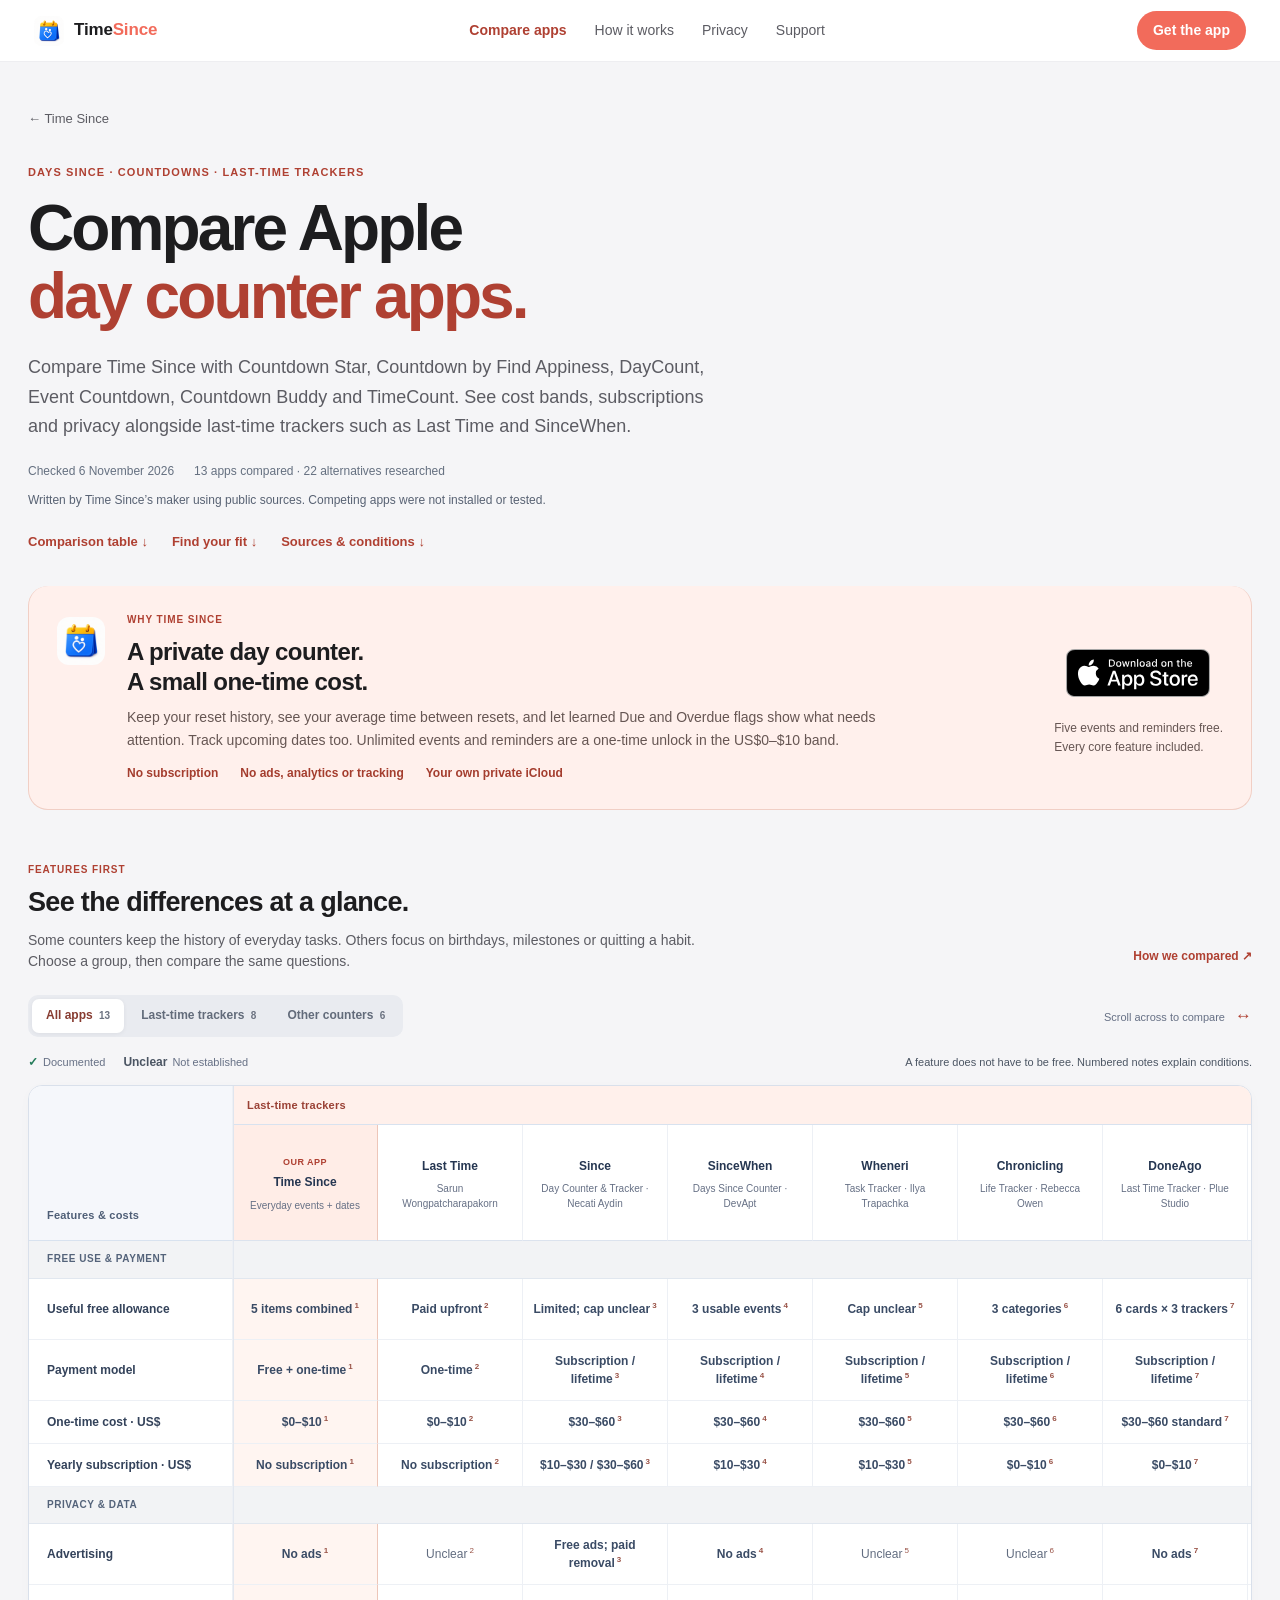
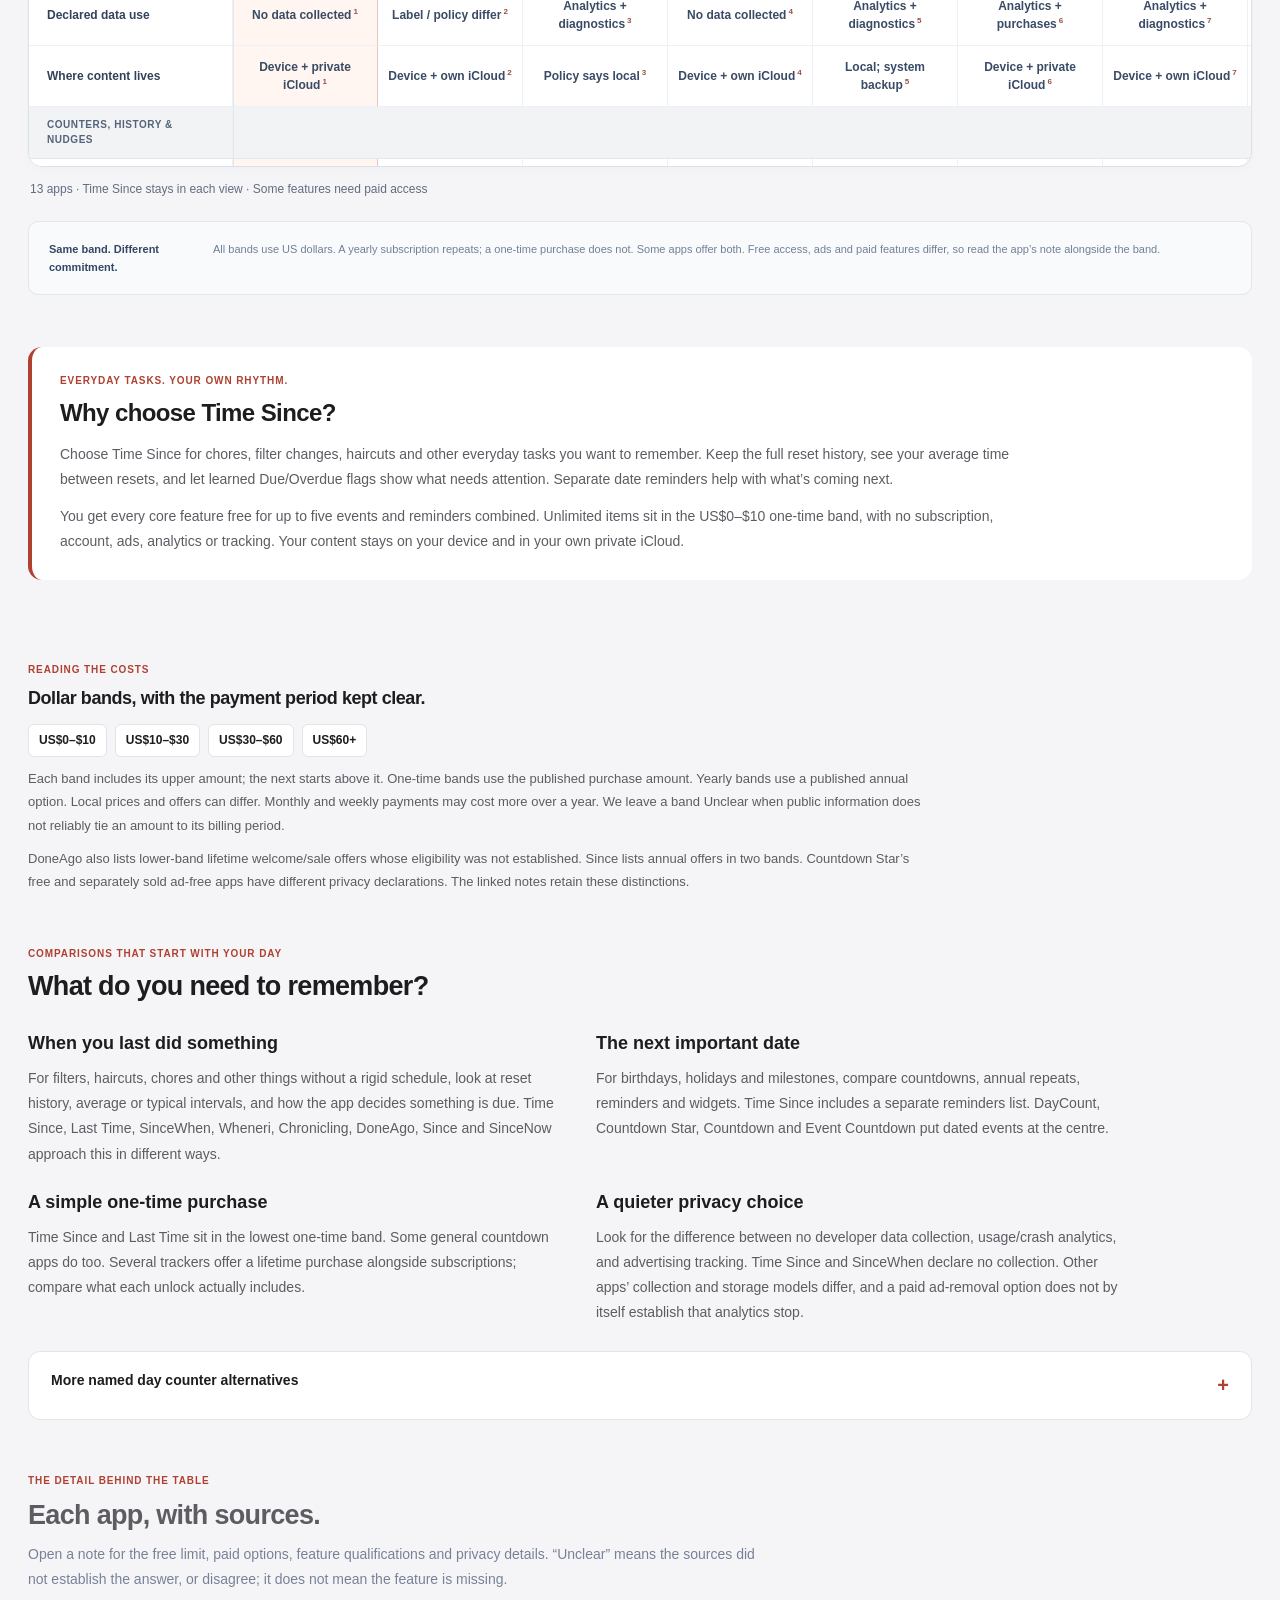
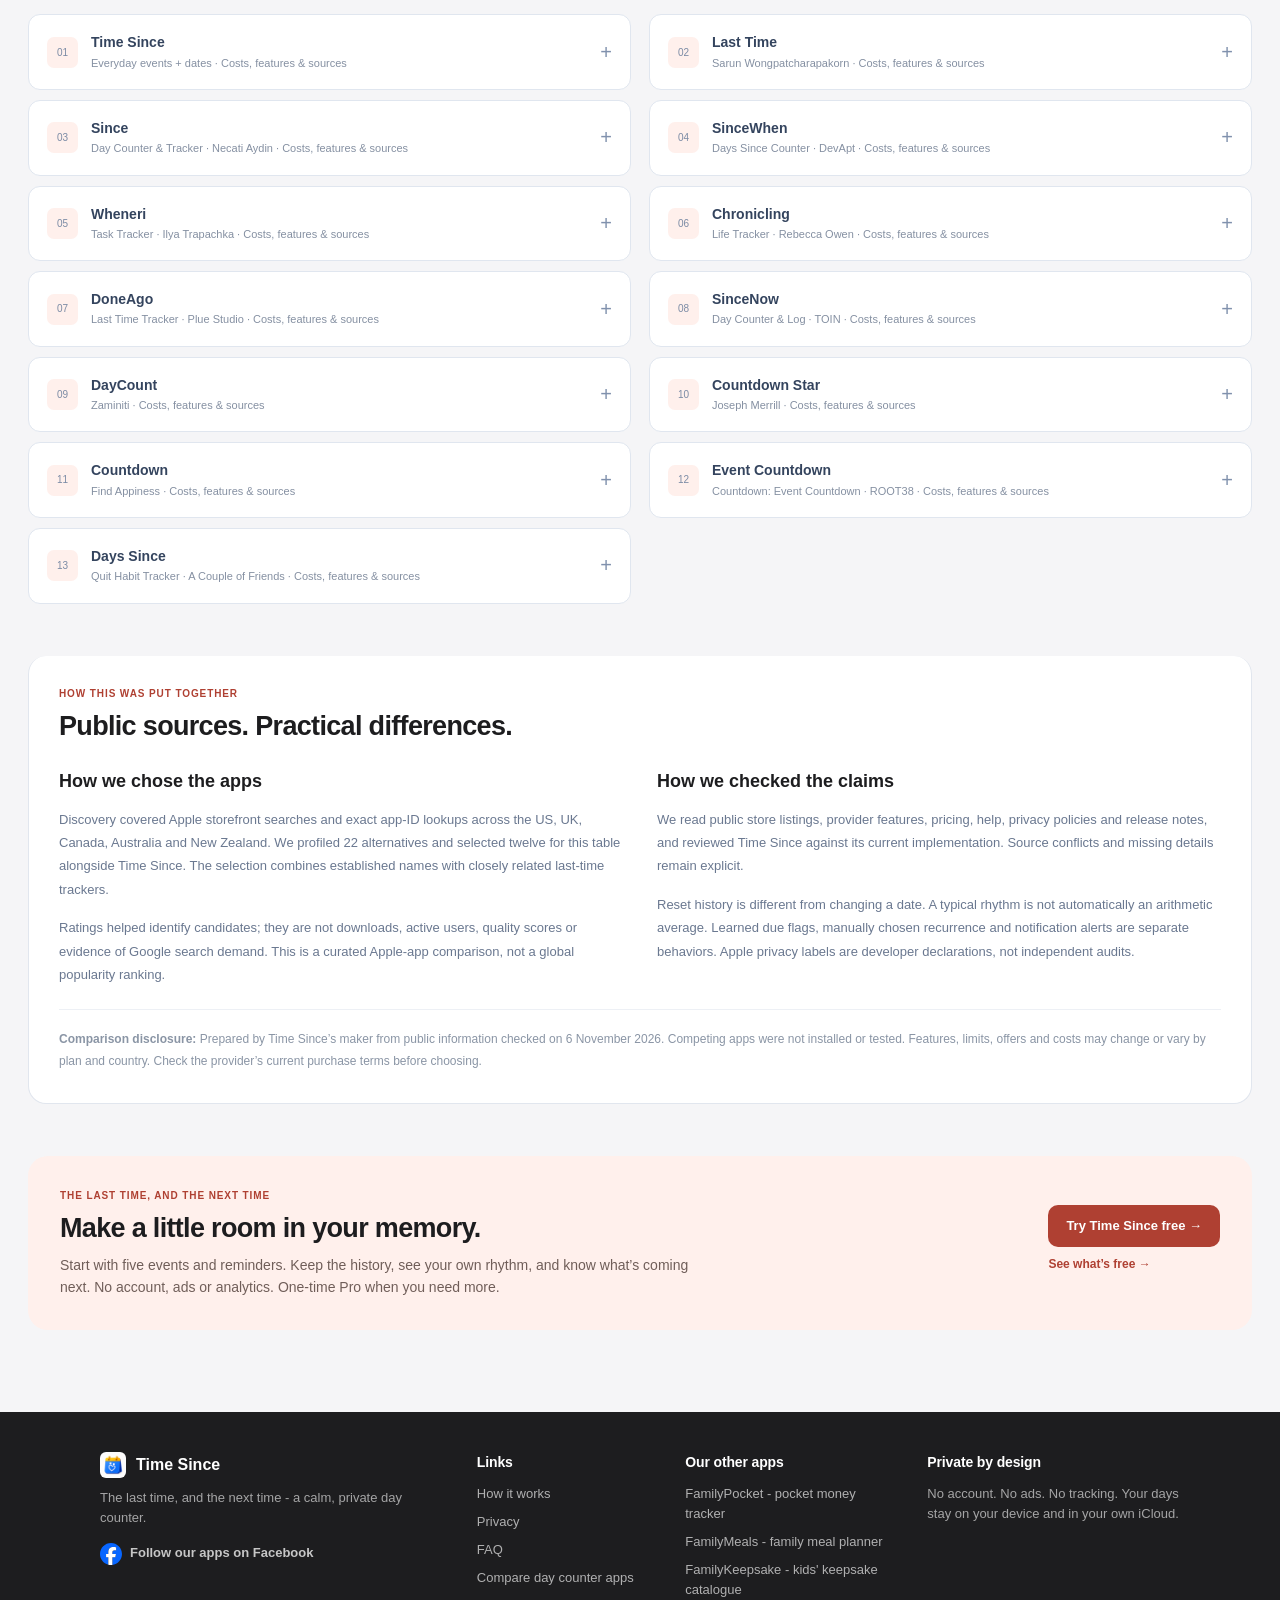
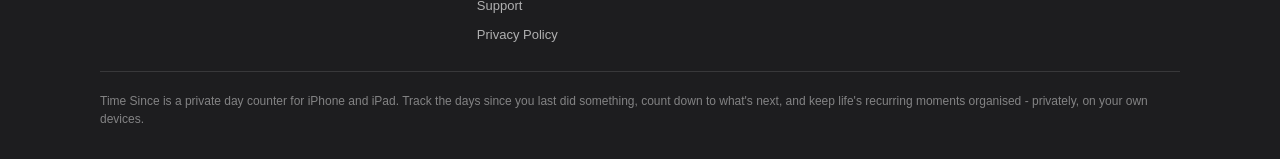
<file: compare-day-counter-apps/index.html>
<!DOCTYPE html><html lang="en"><head><meta charset="UTF-8"><meta name="viewport" content="width=device-width, initial-scale=1"><title>Apple Day Counter Apps: Comparisons &amp; Alternatives | Time Since</title><meta name="description" content="Compare Time Since, Countdown Star, Countdown, DayCount, Event Countdown, Countdown Buddy and TimeCount by cost, privacy and day counter features."><meta name="author" content="Time Since"><link rel="canonical" href="https://www.dayssince.co.nz/compare-day-counter-apps/"><link rel="icon" href="/app-icon-small.png"><meta property="og:title" content="Apple Day Counter Apps: Comparisons, Costs &amp; Alternatives"><meta property="og:description" content="Compare Time Since, Countdown Star, Countdown, DayCount, Event Countdown, Countdown Buddy and TimeCount by cost, privacy and day counter features."><meta property="og:type" content="article"><meta property="og:url" content="https://www.dayssince.co.nz/compare-day-counter-apps/"><meta property="og:image" content="https://www.dayssince.co.nz/app-icon.png"><meta name="twitter:card" content="summary"><meta name="twitter:title" content="Apple Day Counter Apps: Comparisons &amp; Alternatives"><meta name="twitter:description" content="Compare Time Since, Countdown Star, Countdown, DayCount, Event Countdown, Countdown Buddy and TimeCount by cost, privacy and day counter features."><meta name="twitter:image" content="https://www.dayssince.co.nz/app-icon.png"><link rel="stylesheet" href="/compare-day-counter-apps/base.css"><link rel="stylesheet" href="/compare-day-counter-apps/comparison.css?v=58ede291692e"><script type="application/ld+json">{"@context": "https://schema.org", "@type": "Article", "headline": "Apple Day Counter Apps: Comparisons, Costs & Alternatives", "description": "Compare Time Since with last-time trackers and countdown apps by cost bands, payment models, privacy and useful features.", "datePublished": "2026-11-06", "dateModified": "2026-11-06", "mainEntityOfPage": "https://www.dayssince.co.nz/compare-day-counter-apps/", "author": {"@type": "Organization", "name": "Time Since", "url": "https://www.dayssince.co.nz/"}, "publisher": {"@type": "Organization", "name": "Time Since", "url": "https://www.dayssince.co.nz/", "logo": {"@type": "ImageObject", "url": "https://www.dayssince.co.nz/app-icon.png"}}}</script><script defer src="/compare-day-counter-apps/comparison.js"></script></head><body class="comparison-page"><a class="skip-link" href="#main">Skip to content</a><nav class="site-nav" aria-label="Main navigation"><a href="/" class="nav-brand"><img src="/app-icon-small.png" alt="" width="30" height="30"><span>Time<b>Since</b></span></a><div class="nav-links"><a href="/compare-day-counter-apps/" aria-current="page">Compare apps</a><a href="/#two">How it works</a><a href="/#privacy">Privacy</a><a href="/support.html">Support</a></div><a href="#time-since-download" class="nav-cta">Get the app</a></nav><main id="main" class="comparison-shell"><a class="article-back" href="/">← Time Since</a><header class="article-header"><span class="eyebrow">Days since · Countdowns · Last-time trackers</span><h1>Compare Apple<br><em>day counter apps.</em></h1><p class="article-dek">Compare Time Since with Countdown Star, Countdown by Find Appiness, DayCount, Event Countdown, Countdown Buddy and TimeCount. See cost bands, subscriptions and privacy alongside last-time trackers such as Last Time and SinceWhen.</p><div class="article-byline"><span>Checked 6 November 2026</span><span>13 apps compared · 22 alternatives researched</span></div><p class="maker-disclosure">Written by Time Since’s maker using public sources. Competing apps were not installed or tested.</p><div class="jump-links"><a href="#matrix">Comparison table ↓</a><a href="#choosing">Find your fit ↓</a><a href="#notes">Sources &amp; conditions ↓</a></div></header><div class="article-body">
<section class="ts-intro" aria-labelledby="our-approach"><div class="ts-intro-icon"><img src="/app-icon-small.png" width="48" height="48" alt=""></div><div><span class="small-label">Why Time Since</span><h2 id="our-approach">A private day counter.<br>A small one-time cost.</h2><p>Keep your reset history, see your average time between resets, and let learned Due and Overdue flags show what needs attention. Track upcoming dates too. Unlimited events and reminders are a one-time unlock in the US$0–$10 band.</p><div class="benefit-list"><span>No subscription</span><span>No ads, analytics or tracking</span><span>Your own private iCloud</span></div></div><div class="ts-intro-download" id="time-since-download"><a class="store-badge" href="https://apps.apple.com/app/id6783971241"><img src="/images/app-store-badge.svg" alt="Download on the App Store" height="48"></a><p class="download-caption">Five events and reminders free.<br>Every core feature included.</p></div></section>
<section id="matrix" aria-labelledby="matrix-heading"><div class="matrix-top"><div><span class="small-label">Features first</span><h2 id="matrix-heading">See the differences at a glance.</h2><p class="matrix-dek">Some counters keep the history of everyday tasks. Others focus on birthdays, milestones or quitting a habit. Choose a group, then compare the same questions.</p></div><a class="method-link" href="#how-compared">How we compared ↗</a></div><div class="matrix-tools"><div class="filter-buttons" role="group" aria-label="Choose apps to compare"><button type="button" class="filter active" data-view="all" aria-pressed="true">All apps <span>13</span></button><button type="button" class="filter" data-view="tracker" aria-pressed="false">Last-time trackers <span>8</span></button><button type="button" class="filter" data-view="other" aria-pressed="false">Other counters <span>6</span></button></div><p class="scroll-hint">Scroll across to compare <span aria-hidden="true">↔</span></p></div><div class="legend"><span><b class="yes">✓</b> Documented</span><span><b>Unclear</b> Not established</span><span class="legend-note">A feature does not have to be free. Numbered notes explain conditions.</span></div><div class="table-frame"><div class="table-scroll" tabindex="0" role="region" aria-label="Scrollable app comparison"><table id="comparison-table"><caption class="sr-only">Time Since and twelve alternatives, with features as rows and named apps as columns. Group filters keep Time Since visible. Dollar costs use US reference brackets; source notes explain conditions.</caption><colgroup><col class="feature-col"><col class="app-col"><col class="app-col"><col class="app-col"><col class="app-col"><col class="app-col"><col class="app-col"><col class="app-col"><col class="app-col"><col class="app-col"><col class="app-col"><col class="app-col"><col class="app-col"><col class="app-col"></colgroup><thead><tr class="type-head"><th class="corner" rowspan="2" scope="col">Features &amp; costs</th><th class="type-tracker" data-column-group="tracker" colspan="8" scope="colgroup">Last-time trackers</th><th class="type-countdown" data-column-group="countdown" colspan="4" scope="colgroup">Event countdowns</th><th class="type-specialist" data-column-group="specialist" colspan="1" scope="colgroup">Quit habits</th></tr><tr class="name-head"><th id="app-time-since" class="app-head ts-col" data-app="time-since" scope="col"><span class="our-app">Our app</span><a href="#note-1">Time Since</a><span class="market">Everyday events + dates</span></th><th id="app-last-time" class="app-head " data-app="last-time" scope="col"><a href="#note-2">Last Time</a><span class="market">Sarun Wongpatcharapakorn</span></th><th id="app-since-necati-aydin" class="app-head " data-app="since-necati-aydin" scope="col"><a href="#note-3">Since</a><span class="market">Day Counter &amp; Tracker · Necati Aydin</span></th><th id="app-sincewhen" class="app-head " data-app="sincewhen" scope="col"><a href="#note-4">SinceWhen</a><span class="market">Days Since Counter · DevApt</span></th><th id="app-wheneri" class="app-head " data-app="wheneri" scope="col"><a href="#note-5">Wheneri</a><span class="market">Task Tracker · Ilya Trapachka</span></th><th id="app-chronicling" class="app-head " data-app="chronicling" scope="col"><a href="#note-6">Chronicling</a><span class="market">Life Tracker · Rebecca Owen</span></th><th id="app-doneago" class="app-head " data-app="doneago" scope="col"><a href="#note-7">DoneAgo</a><span class="market">Last Time Tracker · Plue Studio</span></th><th id="app-sincenow" class="app-head " data-app="sincenow" scope="col"><a href="#note-8">SinceNow</a><span class="market">Day Counter &amp; Log · TOIN</span></th><th id="app-daycount" class="app-head " data-app="daycount" scope="col"><a href="#note-9">DayCount</a><span class="market">Zaminiti</span></th><th id="app-countdown-star" class="app-head " data-app="countdown-star" scope="col"><a href="#note-10">Countdown Star</a><span class="market">Joseph Merrill</span></th><th id="app-countdown-find-appiness" class="app-head " data-app="countdown-find-appiness" scope="col"><a href="#note-11">Countdown</a><span class="market">Find Appiness</span></th><th id="app-event-countdown-root38" class="app-head " data-app="event-countdown-root38" scope="col"><a href="#note-12">Event Countdown</a><span class="market">Countdown: Event Countdown · ROOT38</span></th><th id="app-days-since-quit" class="app-head " data-app="days-since-quit" scope="col"><a href="#note-13">Days Since</a><span class="market">Quit Habit Tracker · A Couple of Friends</span></th></tr></thead><tbody aria-labelledby="section-payment"><tr class="section-row"><th id="section-payment" scope="row">Free use & payment</th><td class="section-fill" colspan="13"></td></tr><tr><th id="row-free" scope="row">Useful free allowance</th><td class="cell value ts-col" data-app="time-since" headers="row-free app-time-since">5 items combined<sup><a href="#note-1" aria-label="Read Time Since sources and conditions">1</a></sup></td><td class="cell value " data-app="last-time" headers="row-free app-last-time">Paid upfront<sup><a href="#note-2" aria-label="Read Last Time sources and conditions">2</a></sup></td><td class="cell value " data-app="since-necati-aydin" headers="row-free app-since-necati-aydin">Limited; cap unclear<sup><a href="#note-3" aria-label="Read Since sources and conditions">3</a></sup></td><td class="cell value " data-app="sincewhen" headers="row-free app-sincewhen">3 usable events<sup><a href="#note-4" aria-label="Read SinceWhen sources and conditions">4</a></sup></td><td class="cell value " data-app="wheneri" headers="row-free app-wheneri">Cap unclear<sup><a href="#note-5" aria-label="Read Wheneri sources and conditions">5</a></sup></td><td class="cell value " data-app="chronicling" headers="row-free app-chronicling">3 categories<sup><a href="#note-6" aria-label="Read Chronicling sources and conditions">6</a></sup></td><td class="cell value " data-app="doneago" headers="row-free app-doneago">6 cards × 3 trackers<sup><a href="#note-7" aria-label="Read DoneAgo sources and conditions">7</a></sup></td><td class="cell value " data-app="sincenow" headers="row-free app-sincenow">Unlimited core use<sup><a href="#note-8" aria-label="Read SinceNow sources and conditions">8</a></sup></td><td class="cell value " data-app="daycount" headers="row-free app-daycount">Free core; cap unclear<sup><a href="#note-9" aria-label="Read DayCount sources and conditions">9</a></sup></td><td class="cell value " data-app="countdown-star" headers="row-free app-countdown-star">Unlimited events<sup><a href="#note-10" aria-label="Read Countdown Star sources and conditions">10</a></sup></td><td class="cell value " data-app="countdown-find-appiness" headers="row-free app-countdown-find-appiness">Unlimited events<sup><a href="#note-11" aria-label="Read Countdown sources and conditions">11</a></sup></td><td class="cell value " data-app="event-countdown-root38" headers="row-free app-event-countdown-root38">Unlimited events<sup><a href="#note-12" aria-label="Read Event Countdown sources and conditions">12</a></sup></td><td class="cell value " data-app="days-since-quit" headers="row-free app-days-since-quit">Cap unclear<sup><a href="#note-13" aria-label="Read Days Since sources and conditions">13</a></sup></td></tr><tr><th id="row-payment" scope="row">Payment model</th><td class="cell value ts-col" data-app="time-since" headers="row-payment app-time-since">Free + one-time<sup><a href="#note-1" aria-label="Read Time Since sources and conditions">1</a></sup></td><td class="cell value " data-app="last-time" headers="row-payment app-last-time">One-time<sup><a href="#note-2" aria-label="Read Last Time sources and conditions">2</a></sup></td><td class="cell value " data-app="since-necati-aydin" headers="row-payment app-since-necati-aydin">Subscription / lifetime<sup><a href="#note-3" aria-label="Read Since sources and conditions">3</a></sup></td><td class="cell value " data-app="sincewhen" headers="row-payment app-sincewhen">Subscription / lifetime<sup><a href="#note-4" aria-label="Read SinceWhen sources and conditions">4</a></sup></td><td class="cell value " data-app="wheneri" headers="row-payment app-wheneri">Subscription / lifetime<sup><a href="#note-5" aria-label="Read Wheneri sources and conditions">5</a></sup></td><td class="cell value " data-app="chronicling" headers="row-payment app-chronicling">Subscription / lifetime<sup><a href="#note-6" aria-label="Read Chronicling sources and conditions">6</a></sup></td><td class="cell value " data-app="doneago" headers="row-payment app-doneago">Subscription / lifetime<sup><a href="#note-7" aria-label="Read DoneAgo sources and conditions">7</a></sup></td><td class="cell value " data-app="sincenow" headers="row-payment app-sincenow">Subscription / lifetime<sup><a href="#note-8" aria-label="Read SinceNow sources and conditions">8</a></sup></td><td class="cell value " data-app="daycount" headers="row-payment app-daycount">Subscription / lifetime<sup><a href="#note-9" aria-label="Read DayCount sources and conditions">9</a></sup></td><td class="cell value " data-app="countdown-star" headers="row-payment app-countdown-star">One-time ad removal<sup><a href="#note-10" aria-label="Read Countdown Star sources and conditions">10</a></sup></td><td class="cell value " data-app="countdown-find-appiness" headers="row-payment app-countdown-find-appiness">One-time unlock<sup><a href="#note-11" aria-label="Read Countdown sources and conditions">11</a></sup></td><td class="cell value " data-app="event-countdown-root38" headers="row-payment app-event-countdown-root38">Subscription / lifetime<sup><a href="#note-12" aria-label="Read Event Countdown sources and conditions">12</a></sup></td><td class="cell value " data-app="days-since-quit" headers="row-payment app-days-since-quit">Subscription / lifetime<sup><a href="#note-13" aria-label="Read Days Since sources and conditions">13</a></sup></td></tr><tr><th id="row-once" scope="row">One-time cost · US$</th><td class="cell value ts-col" data-app="time-since" headers="row-once app-time-since">$0–$10<sup><a href="#note-1" aria-label="Read Time Since sources and conditions">1</a></sup></td><td class="cell value " data-app="last-time" headers="row-once app-last-time">$0–$10<sup><a href="#note-2" aria-label="Read Last Time sources and conditions">2</a></sup></td><td class="cell value " data-app="since-necati-aydin" headers="row-once app-since-necati-aydin">$30–$60<sup><a href="#note-3" aria-label="Read Since sources and conditions">3</a></sup></td><td class="cell value " data-app="sincewhen" headers="row-once app-sincewhen">$30–$60<sup><a href="#note-4" aria-label="Read SinceWhen sources and conditions">4</a></sup></td><td class="cell value " data-app="wheneri" headers="row-once app-wheneri">$30–$60<sup><a href="#note-5" aria-label="Read Wheneri sources and conditions">5</a></sup></td><td class="cell value " data-app="chronicling" headers="row-once app-chronicling">$30–$60<sup><a href="#note-6" aria-label="Read Chronicling sources and conditions">6</a></sup></td><td class="cell value " data-app="doneago" headers="row-once app-doneago">$30–$60 standard<sup><a href="#note-7" aria-label="Read DoneAgo sources and conditions">7</a></sup></td><td class="cell value " data-app="sincenow" headers="row-once app-sincenow">$30–$60<sup><a href="#note-8" aria-label="Read SinceNow sources and conditions">8</a></sup></td><td class="cell unknown " data-app="daycount" headers="row-once app-daycount">Unclear<sup><a href="#note-9" aria-label="Read DayCount sources and conditions">9</a></sup></td><td class="cell value " data-app="countdown-star" headers="row-once app-countdown-star">$0–$10<sup><a href="#note-10" aria-label="Read Countdown Star sources and conditions">10</a></sup></td><td class="cell value " data-app="countdown-find-appiness" headers="row-once app-countdown-find-appiness">$0–$10<sup><a href="#note-11" aria-label="Read Countdown sources and conditions">11</a></sup></td><td class="cell value " data-app="event-countdown-root38" headers="row-once app-event-countdown-root38">$30–$60<sup><a href="#note-12" aria-label="Read Event Countdown sources and conditions">12</a></sup></td><td class="cell value " data-app="days-since-quit" headers="row-once app-days-since-quit">$30–$60<sup><a href="#note-13" aria-label="Read Days Since sources and conditions">13</a></sup></td></tr><tr><th id="row-annual" scope="row">Yearly subscription · US$</th><td class="cell value ts-col" data-app="time-since" headers="row-annual app-time-since">No subscription<sup><a href="#note-1" aria-label="Read Time Since sources and conditions">1</a></sup></td><td class="cell value " data-app="last-time" headers="row-annual app-last-time">No subscription<sup><a href="#note-2" aria-label="Read Last Time sources and conditions">2</a></sup></td><td class="cell value " data-app="since-necati-aydin" headers="row-annual app-since-necati-aydin">$10–$30 / $30–$60<sup><a href="#note-3" aria-label="Read Since sources and conditions">3</a></sup></td><td class="cell value " data-app="sincewhen" headers="row-annual app-sincewhen">$10–$30<sup><a href="#note-4" aria-label="Read SinceWhen sources and conditions">4</a></sup></td><td class="cell value " data-app="wheneri" headers="row-annual app-wheneri">$10–$30<sup><a href="#note-5" aria-label="Read Wheneri sources and conditions">5</a></sup></td><td class="cell value " data-app="chronicling" headers="row-annual app-chronicling">$0–$10<sup><a href="#note-6" aria-label="Read Chronicling sources and conditions">6</a></sup></td><td class="cell value " data-app="doneago" headers="row-annual app-doneago">$0–$10<sup><a href="#note-7" aria-label="Read DoneAgo sources and conditions">7</a></sup></td><td class="cell value " data-app="sincenow" headers="row-annual app-sincenow">$10–$30<sup><a href="#note-8" aria-label="Read SinceNow sources and conditions">8</a></sup></td><td class="cell unknown " data-app="daycount" headers="row-annual app-daycount">Unclear<sup><a href="#note-9" aria-label="Read DayCount sources and conditions">9</a></sup></td><td class="cell value " data-app="countdown-star" headers="row-annual app-countdown-star">None listed<sup><a href="#note-10" aria-label="Read Countdown Star sources and conditions">10</a></sup></td><td class="cell value " data-app="countdown-find-appiness" headers="row-annual app-countdown-find-appiness">None listed<sup><a href="#note-11" aria-label="Read Countdown sources and conditions">11</a></sup></td><td class="cell value " data-app="event-countdown-root38" headers="row-annual app-event-countdown-root38">$0–$10<sup><a href="#note-12" aria-label="Read Event Countdown sources and conditions">12</a></sup></td><td class="cell value " data-app="days-since-quit" headers="row-annual app-days-since-quit">$10–$30<sup><a href="#note-13" aria-label="Read Days Since sources and conditions">13</a></sup></td></tr></tbody><tbody aria-labelledby="section-privacy"><tr class="section-row"><th id="section-privacy" scope="row">Privacy & data</th><td class="section-fill" colspan="13"></td></tr><tr><th id="row-ads" scope="row">Advertising</th><td class="cell value ts-col" data-app="time-since" headers="row-ads app-time-since">No ads<sup><a href="#note-1" aria-label="Read Time Since sources and conditions">1</a></sup></td><td class="cell unknown " data-app="last-time" headers="row-ads app-last-time">Unclear<sup><a href="#note-2" aria-label="Read Last Time sources and conditions">2</a></sup></td><td class="cell value " data-app="since-necati-aydin" headers="row-ads app-since-necati-aydin">Free ads; paid removal<sup><a href="#note-3" aria-label="Read Since sources and conditions">3</a></sup></td><td class="cell value " data-app="sincewhen" headers="row-ads app-sincewhen">No ads<sup><a href="#note-4" aria-label="Read SinceWhen sources and conditions">4</a></sup></td><td class="cell unknown " data-app="wheneri" headers="row-ads app-wheneri">Unclear<sup><a href="#note-5" aria-label="Read Wheneri sources and conditions">5</a></sup></td><td class="cell unknown " data-app="chronicling" headers="row-ads app-chronicling">Unclear<sup><a href="#note-6" aria-label="Read Chronicling sources and conditions">6</a></sup></td><td class="cell value " data-app="doneago" headers="row-ads app-doneago">No ads<sup><a href="#note-7" aria-label="Read DoneAgo sources and conditions">7</a></sup></td><td class="cell value " data-app="sincenow" headers="row-ads app-sincenow">No ads claimed<sup><a href="#note-8" aria-label="Read SinceNow sources and conditions">8</a></sup></td><td class="cell unknown " data-app="daycount" headers="row-ads app-daycount">Unclear<sup><a href="#note-9" aria-label="Read DayCount sources and conditions">9</a></sup></td><td class="cell value " data-app="countdown-star" headers="row-ads app-countdown-star">Free ads; paid removal<sup><a href="#note-10" aria-label="Read Countdown Star sources and conditions">10</a></sup></td><td class="cell value " data-app="countdown-find-appiness" headers="row-ads app-countdown-find-appiness">Free ads; paid removal<sup><a href="#note-11" aria-label="Read Countdown sources and conditions">11</a></sup></td><td class="cell value " data-app="event-countdown-root38" headers="row-ads app-event-countdown-root38">Free ads; paid removal<sup><a href="#note-12" aria-label="Read Event Countdown sources and conditions">12</a></sup></td><td class="cell value " data-app="days-since-quit" headers="row-ads app-days-since-quit">Ad-free stated<sup><a href="#note-13" aria-label="Read Days Since sources and conditions">13</a></sup></td></tr><tr><th id="row-data" scope="row">Declared data use</th><td class="cell value ts-col" data-app="time-since" headers="row-data app-time-since">No data collected<sup><a href="#note-1" aria-label="Read Time Since sources and conditions">1</a></sup></td><td class="cell value " data-app="last-time" headers="row-data app-last-time">Label / policy differ<sup><a href="#note-2" aria-label="Read Last Time sources and conditions">2</a></sup></td><td class="cell value " data-app="since-necati-aydin" headers="row-data app-since-necati-aydin">Analytics + diagnostics<sup><a href="#note-3" aria-label="Read Since sources and conditions">3</a></sup></td><td class="cell value " data-app="sincewhen" headers="row-data app-sincewhen">No data collected<sup><a href="#note-4" aria-label="Read SinceWhen sources and conditions">4</a></sup></td><td class="cell value " data-app="wheneri" headers="row-data app-wheneri">Analytics + diagnostics<sup><a href="#note-5" aria-label="Read Wheneri sources and conditions">5</a></sup></td><td class="cell value " data-app="chronicling" headers="row-data app-chronicling">Analytics + purchases<sup><a href="#note-6" aria-label="Read Chronicling sources and conditions">6</a></sup></td><td class="cell value " data-app="doneago" headers="row-data app-doneago">Analytics + diagnostics<sup><a href="#note-7" aria-label="Read DoneAgo sources and conditions">7</a></sup></td><td class="cell value " data-app="sincenow" headers="row-data app-sincenow">Linked data + analytics<sup><a href="#note-8" aria-label="Read SinceNow sources and conditions">8</a></sup></td><td class="cell value " data-app="daycount" headers="row-data app-daycount">Linked content + analytics<sup><a href="#note-9" aria-label="Read DayCount sources and conditions">9</a></sup></td><td class="cell value " data-app="countdown-star" headers="row-data app-countdown-star">Tracking in free app<sup><a href="#note-10" aria-label="Read Countdown Star sources and conditions">10</a></sup></td><td class="cell value " data-app="countdown-find-appiness" headers="row-data app-countdown-find-appiness">Tracking declared<sup><a href="#note-11" aria-label="Read Countdown sources and conditions">11</a></sup></td><td class="cell value " data-app="event-countdown-root38" headers="row-data app-event-countdown-root38">Tracking declared<sup><a href="#note-12" aria-label="Read Event Countdown sources and conditions">12</a></sup></td><td class="cell value " data-app="days-since-quit" headers="row-data app-days-since-quit">Analytics + diagnostics<sup><a href="#note-13" aria-label="Read Days Since sources and conditions">13</a></sup></td></tr><tr><th id="row-storage" scope="row">Where content lives</th><td class="cell value ts-col" data-app="time-since" headers="row-storage app-time-since">Device + private iCloud<sup><a href="#note-1" aria-label="Read Time Since sources and conditions">1</a></sup></td><td class="cell value " data-app="last-time" headers="row-storage app-last-time">Device + own iCloud<sup><a href="#note-2" aria-label="Read Last Time sources and conditions">2</a></sup></td><td class="cell value " data-app="since-necati-aydin" headers="row-storage app-since-necati-aydin">Policy says local<sup><a href="#note-3" aria-label="Read Since sources and conditions">3</a></sup></td><td class="cell value " data-app="sincewhen" headers="row-storage app-sincewhen">Device + own iCloud<sup><a href="#note-4" aria-label="Read SinceWhen sources and conditions">4</a></sup></td><td class="cell value " data-app="wheneri" headers="row-storage app-wheneri">Local; system backup<sup><a href="#note-5" aria-label="Read Wheneri sources and conditions">5</a></sup></td><td class="cell value " data-app="chronicling" headers="row-storage app-chronicling">Device + private iCloud<sup><a href="#note-6" aria-label="Read Chronicling sources and conditions">6</a></sup></td><td class="cell value " data-app="doneago" headers="row-storage app-doneago">Device + own iCloud<sup><a href="#note-7" aria-label="Read DoneAgo sources and conditions">7</a></sup></td><td class="cell value " data-app="sincenow" headers="row-storage app-sincenow">Account-based sync<sup><a href="#note-8" aria-label="Read SinceNow sources and conditions">8</a></sup></td><td class="cell value " data-app="daycount" headers="row-storage app-daycount">Sync; details differ<sup><a href="#note-9" aria-label="Read DayCount sources and conditions">9</a></sup></td><td class="cell value " data-app="countdown-star" headers="row-storage app-countdown-star">Device + private iCloud<sup><a href="#note-10" aria-label="Read Countdown Star sources and conditions">10</a></sup></td><td class="cell value " data-app="countdown-find-appiness" headers="row-storage app-countdown-find-appiness">Own iCloud; services<sup><a href="#note-11" aria-label="Read Countdown sources and conditions">11</a></sup></td><td class="cell value " data-app="event-countdown-root38" headers="row-storage app-event-countdown-root38">Provider cloud sync<sup><a href="#note-12" aria-label="Read Event Countdown sources and conditions">12</a></sup></td><td class="cell value " data-app="days-since-quit" headers="row-storage app-days-since-quit">Device + iCloud backup<sup><a href="#note-13" aria-label="Read Days Since sources and conditions">13</a></sup></td></tr></tbody><tbody aria-labelledby="section-features"><tr class="section-row"><th id="section-features" scope="row">Counters, history & nudges</th><td class="section-fill" colspan="13"></td></tr><tr><th id="row-direction" scope="row">Counting focus</th><td class="cell value ts-col" data-app="time-since" headers="row-direction app-time-since">Days since + until<sup><a href="#note-1" aria-label="Read Time Since sources and conditions">1</a></sup></td><td class="cell value " data-app="last-time" headers="row-direction app-last-time">Days since<sup><a href="#note-2" aria-label="Read Last Time sources and conditions">2</a></sup></td><td class="cell value " data-app="since-necati-aydin" headers="row-direction app-since-necati-aydin">Days since<sup><a href="#note-3" aria-label="Read Since sources and conditions">3</a></sup></td><td class="cell value " data-app="sincewhen" headers="row-direction app-sincewhen">Days since<sup><a href="#note-4" aria-label="Read SinceWhen sources and conditions">4</a></sup></td><td class="cell value " data-app="wheneri" headers="row-direction app-wheneri">Days since + until<sup><a href="#note-5" aria-label="Read Wheneri sources and conditions">5</a></sup></td><td class="cell value " data-app="chronicling" headers="row-direction app-chronicling">Days since<sup><a href="#note-6" aria-label="Read Chronicling sources and conditions">6</a></sup></td><td class="cell value " data-app="doneago" headers="row-direction app-doneago">Days since<sup><a href="#note-7" aria-label="Read DoneAgo sources and conditions">7</a></sup></td><td class="cell value " data-app="sincenow" headers="row-direction app-sincenow">Days since + until<sup><a href="#note-8" aria-label="Read SinceNow sources and conditions">8</a></sup></td><td class="cell value " data-app="daycount" headers="row-direction app-daycount">Days since + until<sup><a href="#note-9" aria-label="Read DayCount sources and conditions">9</a></sup></td><td class="cell value " data-app="countdown-star" headers="row-direction app-countdown-star">Days since + until<sup><a href="#note-10" aria-label="Read Countdown Star sources and conditions">10</a></sup></td><td class="cell value " data-app="countdown-find-appiness" headers="row-direction app-countdown-find-appiness">Days since + until<sup><a href="#note-11" aria-label="Read Countdown sources and conditions">11</a></sup></td><td class="cell value " data-app="event-countdown-root38" headers="row-direction app-event-countdown-root38">Days since + until<sup><a href="#note-12" aria-label="Read Event Countdown sources and conditions">12</a></sup></td><td class="cell value " data-app="days-since-quit" headers="row-direction app-days-since-quit">Quit-habit count-up<sup><a href="#note-13" aria-label="Read Days Since sources and conditions">13</a></sup></td></tr><tr><th id="row-history" scope="row">Reset / log history</th><td class="cell yes ts-col" data-app="time-since" headers="row-history app-time-since"><span aria-label="Documented">✓</span><sup><a href="#note-1" aria-label="Read Time Since sources and conditions">1</a></sup></td><td class="cell yes " data-app="last-time" headers="row-history app-last-time"><span aria-label="Documented">✓</span><sup><a href="#note-2" aria-label="Read Last Time sources and conditions">2</a></sup></td><td class="cell yes " data-app="since-necati-aydin" headers="row-history app-since-necati-aydin"><span aria-label="Documented">✓</span><sup><a href="#note-3" aria-label="Read Since sources and conditions">3</a></sup></td><td class="cell yes " data-app="sincewhen" headers="row-history app-sincewhen"><span aria-label="Documented">✓</span><sup><a href="#note-4" aria-label="Read SinceWhen sources and conditions">4</a></sup></td><td class="cell yes " data-app="wheneri" headers="row-history app-wheneri"><span aria-label="Documented">✓</span><sup><a href="#note-5" aria-label="Read Wheneri sources and conditions">5</a></sup></td><td class="cell yes " data-app="chronicling" headers="row-history app-chronicling"><span aria-label="Documented">✓</span><sup><a href="#note-6" aria-label="Read Chronicling sources and conditions">6</a></sup></td><td class="cell yes " data-app="doneago" headers="row-history app-doneago"><span aria-label="Documented">✓</span><sup><a href="#note-7" aria-label="Read DoneAgo sources and conditions">7</a></sup></td><td class="cell yes " data-app="sincenow" headers="row-history app-sincenow"><span aria-label="Documented">✓</span><sup><a href="#note-8" aria-label="Read SinceNow sources and conditions">8</a></sup></td><td class="cell unknown " data-app="daycount" headers="row-history app-daycount">Unclear<sup><a href="#note-9" aria-label="Read DayCount sources and conditions">9</a></sup></td><td class="cell unknown " data-app="countdown-star" headers="row-history app-countdown-star">Unclear<sup><a href="#note-10" aria-label="Read Countdown Star sources and conditions">10</a></sup></td><td class="cell unknown " data-app="countdown-find-appiness" headers="row-history app-countdown-find-appiness">Unclear<sup><a href="#note-11" aria-label="Read Countdown sources and conditions">11</a></sup></td><td class="cell unknown " data-app="event-countdown-root38" headers="row-history app-event-countdown-root38">Unclear<sup><a href="#note-12" aria-label="Read Event Countdown sources and conditions">12</a></sup></td><td class="cell yes " data-app="days-since-quit" headers="row-history app-days-since-quit"><span aria-label="Documented">✓</span><sup><a href="#note-13" aria-label="Read Days Since sources and conditions">13</a></sup></td></tr><tr><th id="row-average" scope="row">Time between resets</th><td class="cell value ts-col" data-app="time-since" headers="row-average app-time-since">Average<sup><a href="#note-1" aria-label="Read Time Since sources and conditions">1</a></sup></td><td class="cell value " data-app="last-time" headers="row-average app-last-time">Average<sup><a href="#note-2" aria-label="Read Last Time sources and conditions">2</a></sup></td><td class="cell unknown " data-app="since-necati-aydin" headers="row-average app-since-necati-aydin">Unclear<sup><a href="#note-3" aria-label="Read Since sources and conditions">3</a></sup></td><td class="cell value " data-app="sincewhen" headers="row-average app-sincewhen">Average + other methods<sup><a href="#note-4" aria-label="Read SinceWhen sources and conditions">4</a></sup></td><td class="cell value " data-app="wheneri" headers="row-average app-wheneri">Average<sup><a href="#note-5" aria-label="Read Wheneri sources and conditions">5</a></sup></td><td class="cell value " data-app="chronicling" headers="row-average app-chronicling">Average<sup><a href="#note-6" aria-label="Read Chronicling sources and conditions">6</a></sup></td><td class="cell value " data-app="doneago" headers="row-average app-doneago">Typical rhythm<sup><a href="#note-7" aria-label="Read DoneAgo sources and conditions">7</a></sup></td><td class="cell unknown " data-app="sincenow" headers="row-average app-sincenow">Unclear<sup><a href="#note-8" aria-label="Read SinceNow sources and conditions">8</a></sup></td><td class="cell unknown " data-app="daycount" headers="row-average app-daycount">Unclear<sup><a href="#note-9" aria-label="Read DayCount sources and conditions">9</a></sup></td><td class="cell unknown " data-app="countdown-star" headers="row-average app-countdown-star">Unclear<sup><a href="#note-10" aria-label="Read Countdown Star sources and conditions">10</a></sup></td><td class="cell unknown " data-app="countdown-find-appiness" headers="row-average app-countdown-find-appiness">Unclear<sup><a href="#note-11" aria-label="Read Countdown sources and conditions">11</a></sup></td><td class="cell unknown " data-app="event-countdown-root38" headers="row-average app-event-countdown-root38">Unclear<sup><a href="#note-12" aria-label="Read Event Countdown sources and conditions">12</a></sup></td><td class="cell unknown " data-app="days-since-quit" headers="row-average app-days-since-quit">Unclear<sup><a href="#note-13" aria-label="Read Days Since sources and conditions">13</a></sup></td></tr><tr><th id="row-due" scope="row">Due / overdue indicators</th><td class="cell value ts-col" data-app="time-since" headers="row-due app-time-since">Learned<sup><a href="#note-1" aria-label="Read Time Since sources and conditions">1</a></sup></td><td class="cell value " data-app="last-time" headers="row-due app-last-time">Learned<sup><a href="#note-2" aria-label="Read Last Time sources and conditions">2</a></sup></td><td class="cell unknown " data-app="since-necati-aydin" headers="row-due app-since-necati-aydin">Unclear<sup><a href="#note-3" aria-label="Read Since sources and conditions">3</a></sup></td><td class="cell value " data-app="sincewhen" headers="row-due app-sincewhen">Learned<sup><a href="#note-4" aria-label="Read SinceWhen sources and conditions">4</a></sup></td><td class="cell value " data-app="wheneri" headers="row-due app-wheneri">Set interval<sup><a href="#note-5" aria-label="Read Wheneri sources and conditions">5</a></sup></td><td class="cell unknown " data-app="chronicling" headers="row-due app-chronicling">Unclear<sup><a href="#note-6" aria-label="Read Chronicling sources and conditions">6</a></sup></td><td class="cell value " data-app="doneago" headers="row-due app-doneago">Learned + set<sup><a href="#note-7" aria-label="Read DoneAgo sources and conditions">7</a></sup></td><td class="cell unknown " data-app="sincenow" headers="row-due app-sincenow">Unclear<sup><a href="#note-8" aria-label="Read SinceNow sources and conditions">8</a></sup></td><td class="cell unknown " data-app="daycount" headers="row-due app-daycount">Unclear<sup><a href="#note-9" aria-label="Read DayCount sources and conditions">9</a></sup></td><td class="cell unknown " data-app="countdown-star" headers="row-due app-countdown-star">Unclear<sup><a href="#note-10" aria-label="Read Countdown Star sources and conditions">10</a></sup></td><td class="cell unknown " data-app="countdown-find-appiness" headers="row-due app-countdown-find-appiness">Unclear<sup><a href="#note-11" aria-label="Read Countdown sources and conditions">11</a></sup></td><td class="cell unknown " data-app="event-countdown-root38" headers="row-due app-event-countdown-root38">Unclear<sup><a href="#note-12" aria-label="Read Event Countdown sources and conditions">12</a></sup></td><td class="cell unknown " data-app="days-since-quit" headers="row-due app-days-since-quit">Unclear<sup><a href="#note-13" aria-label="Read Days Since sources and conditions">13</a></sup></td></tr><tr><th id="row-widgets" scope="row">Widgets</th><td class="cell yes ts-col" data-app="time-since" headers="row-widgets app-time-since"><span aria-label="Documented">✓</span><sup><a href="#note-1" aria-label="Read Time Since sources and conditions">1</a></sup></td><td class="cell unknown " data-app="last-time" headers="row-widgets app-last-time">Unclear<sup><a href="#note-2" aria-label="Read Last Time sources and conditions">2</a></sup></td><td class="cell yes " data-app="since-necati-aydin" headers="row-widgets app-since-necati-aydin"><span aria-label="Documented">✓</span><sup><a href="#note-3" aria-label="Read Since sources and conditions">3</a></sup></td><td class="cell yes " data-app="sincewhen" headers="row-widgets app-sincewhen"><span aria-label="Documented">✓</span><sup><a href="#note-4" aria-label="Read SinceWhen sources and conditions">4</a></sup></td><td class="cell yes " data-app="wheneri" headers="row-widgets app-wheneri"><span aria-label="Documented">✓</span><sup><a href="#note-5" aria-label="Read Wheneri sources and conditions">5</a></sup></td><td class="cell yes " data-app="chronicling" headers="row-widgets app-chronicling"><span aria-label="Documented">✓</span><sup><a href="#note-6" aria-label="Read Chronicling sources and conditions">6</a></sup></td><td class="cell yes " data-app="doneago" headers="row-widgets app-doneago"><span aria-label="Documented">✓</span><sup><a href="#note-7" aria-label="Read DoneAgo sources and conditions">7</a></sup></td><td class="cell value " data-app="sincenow" headers="row-widgets app-sincenow">In development<sup><a href="#note-8" aria-label="Read SinceNow sources and conditions">8</a></sup></td><td class="cell yes " data-app="daycount" headers="row-widgets app-daycount"><span aria-label="Documented">✓</span><sup><a href="#note-9" aria-label="Read DayCount sources and conditions">9</a></sup></td><td class="cell yes " data-app="countdown-star" headers="row-widgets app-countdown-star"><span aria-label="Documented">✓</span><sup><a href="#note-10" aria-label="Read Countdown Star sources and conditions">10</a></sup></td><td class="cell yes " data-app="countdown-find-appiness" headers="row-widgets app-countdown-find-appiness"><span aria-label="Documented">✓</span><sup><a href="#note-11" aria-label="Read Countdown sources and conditions">11</a></sup></td><td class="cell yes " data-app="event-countdown-root38" headers="row-widgets app-event-countdown-root38"><span aria-label="Documented">✓</span><sup><a href="#note-12" aria-label="Read Event Countdown sources and conditions">12</a></sup></td><td class="cell yes " data-app="days-since-quit" headers="row-widgets app-days-since-quit"><span aria-label="Documented">✓</span><sup><a href="#note-13" aria-label="Read Days Since sources and conditions">13</a></sup></td></tr><tr><th id="row-alerts" scope="row">Notification alerts</th><td class="cell value ts-col" data-app="time-since" headers="row-alerts app-time-since">Date reminders<sup><a href="#note-1" aria-label="Read Time Since sources and conditions">1</a></sup></td><td class="cell value " data-app="last-time" headers="row-alerts app-last-time">Daily digest<sup><a href="#note-2" aria-label="Read Last Time sources and conditions">2</a></sup></td><td class="cell value " data-app="since-necati-aydin" headers="row-alerts app-since-necati-aydin">Reminders<sup><a href="#note-3" aria-label="Read Since sources and conditions">3</a></sup></td><td class="cell value " data-app="sincewhen" headers="row-alerts app-sincewhen">Learned nudges<sup><a href="#note-4" aria-label="Read SinceWhen sources and conditions">4</a></sup></td><td class="cell value " data-app="wheneri" headers="row-alerts app-wheneri">Task reminders<sup><a href="#note-5" aria-label="Read Wheneri sources and conditions">5</a></sup></td><td class="cell value " data-app="chronicling" headers="row-alerts app-chronicling">Paid interval alerts<sup><a href="#note-6" aria-label="Read Chronicling sources and conditions">6</a></sup></td><td class="cell value " data-app="doneago" headers="row-alerts app-doneago">Learned + set<sup><a href="#note-7" aria-label="Read DoneAgo sources and conditions">7</a></sup></td><td class="cell value " data-app="sincenow" headers="row-alerts app-sincenow">Paid reminders<sup><a href="#note-8" aria-label="Read SinceNow sources and conditions">8</a></sup></td><td class="cell value " data-app="daycount" headers="row-alerts app-daycount">Date alerts<sup><a href="#note-9" aria-label="Read DayCount sources and conditions">9</a></sup></td><td class="cell value " data-app="countdown-star" headers="row-alerts app-countdown-star">At event time<sup><a href="#note-10" aria-label="Read Countdown Star sources and conditions">10</a></sup></td><td class="cell value " data-app="countdown-find-appiness" headers="row-alerts app-countdown-find-appiness">Date alerts<sup><a href="#note-11" aria-label="Read Countdown sources and conditions">11</a></sup></td><td class="cell value " data-app="event-countdown-root38" headers="row-alerts app-event-countdown-root38">Date alerts<sup><a href="#note-12" aria-label="Read Event Countdown sources and conditions">12</a></sup></td><td class="cell value " data-app="days-since-quit" headers="row-alerts app-days-since-quit">Scheduled reminders<sup><a href="#note-13" aria-label="Read Days Since sources and conditions">13</a></sup></td></tr></tbody></table></div></div><p class="table-after" id="view-status" aria-live="polite">13 apps · Time Since stays in each view · Some features need paid access</p><div class="disclosure"><strong>Same band. Different commitment.</strong><p>All bands use US dollars. A yearly subscription repeats; a one-time purchase does not. Some apps offer both. Free access, ads and paid features differ, so read the app’s note alongside the band.</p></div></section>
<section class="time-since-recommendation" aria-labelledby="why-time-since"><span class="small-label">Everyday tasks. Your own rhythm.</span><h2 id="why-time-since">Why choose Time Since?</h2><p>Choose Time Since for chores, filter changes, haircuts and other everyday tasks you want to remember. Keep the full reset history, see your average time between resets, and let learned Due/Overdue flags show what needs attention. Separate date reminders help with what’s coming next.</p><p>You get every core feature free for up to five events and reminders combined. Unlimited items sit in the US$0–$10 one-time band, with no subscription, account, ads, analytics or tracking. Your content stays on your device and in your own private iCloud.</p></section>
<section class="cost-note" id="cost-bands" aria-labelledby="cost-heading"><span class="small-label">Reading the costs</span><h2 id="cost-heading">Dollar bands, with the payment period kept clear.</h2><div class="cost-key"><span>US$0–$10</span><span>US$10–$30</span><span>US$30–$60</span><span>US$60+</span></div><p>Each band includes its upper amount; the next starts above it. One-time bands use the published purchase amount. Yearly bands use a published annual option. Local prices and offers can differ. Monthly and weekly payments may cost more over a year. We leave a band Unclear when public information does not reliably tie an amount to its billing period.</p><p>DoneAgo also lists lower-band lifetime welcome/sale offers whose eligibility was not established. Since lists annual offers in two bands. Countdown Star’s free and separately sold ad-free apps have different privacy declarations. The linked notes retain these distinctions.</p></section>
<section id="choosing" aria-labelledby="choosing-heading"><span class="small-label">Comparisons that start with your day</span><h2 id="choosing-heading">What do you need to remember?</h2><div class="choice-grid"><div><h3>When you last did something</h3><p>For filters, haircuts, chores and other things without a rigid schedule, look at reset history, average or typical intervals, and how the app decides something is due. Time Since, Last Time, SinceWhen, Wheneri, Chronicling, DoneAgo, Since and SinceNow approach this in different ways.</p></div><div><h3>The next important date</h3><p>For birthdays, holidays and milestones, compare countdowns, annual repeats, reminders and widgets. Time Since includes a separate reminders list. DayCount, Countdown Star, Countdown and Event Countdown put dated events at the centre.</p></div><div><h3>A simple one-time purchase</h3><p>Time Since and Last Time sit in the lowest one-time band. Some general countdown apps do too. Several trackers offer a lifetime purchase alongside subscriptions; compare what each unlock actually includes.</p></div><div><h3>A quieter privacy choice</h3><p>Look for the difference between no developer data collection, usage/crash analytics, and advertising tracking. Time Since and SinceWhen declare no collection. Other apps’ collection and storage models differ, and a paid ad-removal option does not by itself establish that analytics stop.</p></div></div><details class="other-options"><summary>More named day counter alternatives <span aria-hidden="true">+</span></summary><div class="other-options-grid"><div class="other-option"><h3>Countdown Buddy</h3><p>A date-counter and widget-design alternative. One basic countdown widget is free. The current paid billing period is not clear in the public sources. Apple declares usage analytics.</p><p><a href="https://taptics.co/countdowns/countdowns_privacy.html" target="_blank" rel="noopener noreferrer">Visit developer privacy website ↗</a></p></div><div class="other-option"><h3>TimeCount - Countdown &amp; Widget</h3><p>A date-focused countdown app with unlimited free events according to its listing. Annual and lifetime options are listed. Apple declares data use for tracking; reset-history and average-interval behavior were not established.</p><p><a href="https://www.appforgeron.com/TimeCount" target="_blank" rel="noopener noreferrer">Visit app website ↗</a></p></div><div class="other-option"><h3>Days • Countdown &amp; Widgets</h3><p>Photo-led event counters with repeats, widgets and date notifications. Subscription and lifetime choices are listed. Exact free limits are unclear; the Apple declaration includes tracking.</p><p><a href="https://www.daysapp.co/" target="_blank" rel="noopener noreferrer">Visit app website ↗</a></p></div><div class="other-option"><h3>Countdown Widget - Days Since</h3><p>Unlimited countdowns and widgets are described as free; sync, custom notifications and other extras need paid access. Lifetime and subscription options exist, with some price-to-period details unclear. Apple declares tracking.</p><p><a href="https://countdowns-app.com" target="_blank" rel="noopener noreferrer">Visit app website ↗</a></p></div><div class="other-option"><h3>Countdown Days Since &amp; Until</h3><p>Also called Days Since, by Joseph Sferrazza. Counts up and down with private iCloud and low-band paid extras. The provider says its ad SDK stops after ad removal. Resetting a date does not confirm a saved reset history.</p><p><a href="https://www.dayssince.app/" target="_blank" rel="noopener noreferrer">Visit app website ↗</a></p></div><div class="other-option"><h3>Countdown &amp; Count Up Timer</h3><p>A free, ad-supported general counter with unlimited events, count-up/down, widgets and daily notifications. Apple declares tracking. A repeat-action history or average statistic was not established.</p><p><a href="https://shimobayashisystems.com/apps/countdown/" target="_blank" rel="noopener noreferrer">Visit app website ↗</a></p></div><div class="other-option"><h3>Hindsight - Time Tracker</h3><p>A direct last-time logger with history, widgets and configurable interval alerts. The listing has support/tip purchases, but a mandatory feature paywall was not established. It declares usage analytics.</p><p><a href="https://hindsight.app/" target="_blank" rel="noopener noreferrer">Visit app website ↗</a></p></div><div class="other-option"><h3>Ago: Last Time Tracker</h3><p>A one-time Pro alternative with a history calendar, widgets and a manually chosen soft deadline. It declares analytics. Its app description and privacy policy disagree about reminder notifications.</p><p><a href="https://daytwolabs.dev/ago" target="_blank" rel="noopener noreferrer">Visit app website ↗</a></p></div><div class="other-option"><h3>Just Did - Task Tracker</h3><p>Adds shared spaces to last-done tasks. Personal tasks are described as unlimited free, while shared capacity has limits and paid plans. Its provider privacy page could not be verified during research.</p></div><div class="other-option"><h3>Days Since - Track Memories</h3><p>A resettable counter by Good Snooze/Jordi Bruin. Public descriptions disagree about the free allowance after a Pro change. Apple declares Data Not Collected, but the linked policy was not readable in this pass.</p><p><a href="https://dayssince-website.vercel.app/" target="_blank" rel="noopener noreferrer">Visit app website ↗</a></p></div></div></details></section>
<section class="notes-section" id="notes" aria-labelledby="notes-heading"><div class="section-intro"><span class="small-label">The detail behind the table</span><h2 id="notes-heading">Each app, with sources.</h2><p>Open a note for the free limit, paid options, feature qualifications and privacy details. “Unclear” means the sources did not establish the answer, or disagree; it does not mean the feature is missing.</p></div><div class="notes-grid"><details class="app-note" id="note-1"><summary><span class="note-number">01</span><span><strong>Time Since</strong><span class="note-subtitle">Everyday events + dates · Costs, features &amp; sources</span></span><span class="expand" aria-hidden="true">+</span></summary><div class="note-content"><p><strong>Free use and payment.</strong> Five saved events and reminders combined are free, with all core features included. Pro is a one-time purchase in the lowest cost band and removes that saved-item limit. Resetting an event does not use up a free action.</p><p><strong>Features.</strong> Records each reset and its optional note, shows the average gap, and flags events Due or Overdue from that history. Separate reminders count down to dates and can send local alerts. Widgets link into the app; Siri can read elapsed days and the average interval.</p><p><strong>Privacy.</strong> No account, advertising, third-party analytics or tracking SDKs. The App Store declaration says Data Not Collected. Content is saved on the device and synced through the user’s private iCloud. Learned event flags are visual; they do not trigger the date-reminder alerts.</p><ul class="source-list"><li><a href="https://apps.apple.com/us/app/time-since-events-reminders/id6783971241" target="_blank" rel="noopener noreferrer">App Store listing</a></li><li><a href="https://www.dayssince.co.nz/privacy.html" target="_blank" rel="noopener noreferrer">Privacy policy</a></li></ul><a class="return-link" href="#matrix">Back to the comparison ↑</a></div></details><details class="app-note" id="note-2"><summary><span class="note-number">02</span><span><strong>Last Time</strong><span class="note-subtitle">Sarun Wongpatcharapakorn · Costs, features &amp; sources</span></span><span class="expand" aria-hidden="true">+</span></summary><div class="note-content"><p><strong>Free use and payment.</strong> An upfront one-time purchase in the lowest band includes the full app. The provider says optional developer tips unlock nothing and there is no subscription.</p><p><strong>Features.</strong> Keeps a timeline with notes, gaps and an average interval, and groups events by when they are due using the actual frequency. A morning digest can report due or overdue events. A future-date countdown and widget support were not established in the sources reviewed.</p><p><strong>Privacy.</strong> The App Store declaration says Data Not Collected, but the linked policy describes Google Analytics, Fabric/Crashlytics and log data. The policy may be older; current analytics behavior is unresolved. The provider says content stays on the device unless optional personal iCloud sync is enabled, with no app account.</p><ul class="source-list"><li><a href="https://lasttimeapp.com/" target="_blank" rel="noopener noreferrer">Official app website</a></li><li><a href="https://sarunw.com/privacy/lasttime/" target="_blank" rel="noopener noreferrer">Last Time privacy policy</a></li></ul><a class="return-link" href="#matrix">Back to the comparison ↑</a></div></details><details class="app-note" id="note-3"><summary><span class="note-number">03</span><span><strong>Since</strong><span class="note-subtitle">Day Counter &amp; Tracker · Necati Aydin · Costs, features &amp; sources</span></span><span class="expand" aria-hidden="true">+</span></summary><div class="note-content"><p><strong>Free use and payment.</strong> Free counters and limited history are described, but the current numeric allowance is unclear. Paid access includes full history and advertising removal. A lifetime option is listed; annual offers cross two bands, with current eligibility unconfirmed.</p><p><strong>Features.</strong> A direct last-time tracker with reset history and widget logging. The reviewed provider material did not establish a displayed average interval or learned Due/Overdue status.</p><p><strong>Privacy.</strong> Apple declares analytics and diagnostics, plus linked customer-support content; no cross-app tracking category is shown. The undated linked policy describes local content and several analytics/crash services. The current applicability of its older SDK list is uncertain.</p><ul class="source-list"><li><a href="https://www.since-app.com/" target="_blank" rel="noopener noreferrer">Official app website</a></li><li><a href="https://docs.google.com/document/d/1xWUMlIhjc8uaWmYk_k26TKh38HNnmp1tIPcaPsHhyiI/export?format=txt" target="_blank" rel="noopener noreferrer">Listing-linked TiCo policy, text export; date unknown</a></li></ul><a class="return-link" href="#matrix">Back to the comparison ↑</a></div></details><details class="app-note" id="note-4"><summary><span class="note-number">04</span><span><strong>SinceWhen</strong><span class="note-subtitle">Days Since Counter · DevApt · Costs, features &amp; sources</span></span><span class="expand" aria-hidden="true">+</span></summary><div class="note-content"><p><strong>Free use and payment.</strong> The first three events remain usable with core predictions and logging. Pro offers monthly, annual and lifetime choices. Public sources disagree about whether some sync, Siri and backup features belong to the free or Pro tier.</p><p><strong>Features.</strong> The guide documents reset history, a Simple average prediction option and other methods that adapt to recent patterns. It shows expected dates and due/overdue status, with optional learned nudges and interactive logging.</p><p><strong>Privacy.</strong> The App Store declaration says Data Not Collected. The provider says no ads, accounts or third-party analytics/tracking, with content local and in the user’s iCloud. Storage/sync is documented, but the exact free/paid boundary differs between sources.</p><ul class="source-list"><li><a href="https://devapt.com/sincewhen" target="_blank" rel="noopener noreferrer">Official app website</a></li><li><a href="https://devapt.com/sincewhen/guide" target="_blank" rel="noopener noreferrer">Provider guide</a></li><li><a href="https://devapt.com/sincewhen/privacy" target="_blank" rel="noopener noreferrer">Privacy policy</a></li><li><a href="https://devapt.com/sincewhen/updates" target="_blank" rel="noopener noreferrer">Release notes</a></li></ul><a class="return-link" href="#matrix">Back to the comparison ↑</a></div></details><details class="app-note" id="note-5"><summary><span class="note-number">05</span><span><strong>Wheneri</strong><span class="note-subtitle">Task Tracker · Ilya Trapachka · Costs, features &amp; sources</span></span><span class="expand" aria-hidden="true">+</span></summary><div class="note-content"><p><strong>Free use and payment.</strong> Monthly, annual and lifetime Pro options are listed. The current free task allowance is unclear. Release notes mention three free task reminders and paid widgets/interval insights; current purchase conditions should be checked.</p><p><strong>Features.</strong> Documents completion history, average intervals, countdowns and overdue tasks with configured repeat intervals. We did not establish that its due dates are learned from the average. Widgets and notifications are available with plan qualifications.</p><p><strong>Privacy.</strong> Apple declares analytics data not linked to identity, including coarse location, device ID and product interaction, plus diagnostics; no cross-app tracking category is shown. The policy names analytics/purchase services and says entries stay local, with system iCloud backup rather than direct in-app sync.</p><ul class="source-list"><li><a href="https://wheneri.app/" target="_blank" rel="noopener noreferrer">Official app website</a></li><li><a href="https://wheneri.app/privacy/" target="_blank" rel="noopener noreferrer">Privacy policy</a></li></ul><a class="return-link" href="#matrix">Back to the comparison ↑</a></div></details><details class="app-note" id="note-6"><summary><span class="note-number">06</span><span><strong>Chronicling</strong><span class="note-subtitle">Life Tracker · Rebecca Owen · Costs, features &amp; sources</span></span><span class="expand" aria-hidden="true">+</span></summary><div class="note-content"><p><strong>Free use and payment.</strong> Three categories are free; Premium adds unlimited categories. The provider’s feature table lists three free widget options and eight with Premium. Category-specific reminders, custom groups/focus filters and some chart options need Premium. Categories are not the same unit as individual events in Time Since.</p><p><strong>Features.</strong> An event logger with history, average and longest gaps, and widgets. Premium reminders can use a chosen elapsed-time threshold, daily goal or rolling goal. This does not establish automatically learned due dates or visual overdue flags.</p><p><strong>Privacy.</strong> Apple declares purchase, interaction and device-identifier data not linked to identity. The policy names anonymised TelemetryDeck analytics and RevenueCat purchase handling. Content syncs through personal iCloud according to the listing.</p><ul class="source-list"><li><a href="https://www.chroniclingapp.com/" target="_blank" rel="noopener noreferrer">Official app website</a></li><li><a href="https://www.chroniclingapp.com/support/" target="_blank" rel="noopener noreferrer">Support</a></li><li><a href="https://www.chroniclingapp.com/privacy" target="_blank" rel="noopener noreferrer">Privacy policy</a></li><li><a href="https://www.chroniclingapp.com/2026/09/insights-everywhere-ios-27-update/" target="_blank" rel="noopener noreferrer">v2.0 release announcement</a></li><li><a href="https://www.macstories.net/reviews/chronicling-a-flexible-event-tracker-with-modern-features-and-a-top-notch-design/" target="_blank" rel="noopener noreferrer">Historical independent review</a></li><li><a href="https://www.chroniclingapp.com/press-kit/" target="_blank" rel="noopener noreferrer">Current provider press kit and Free/Premium table</a></li></ul><a class="return-link" href="#matrix">Back to the comparison ↑</a></div></details><details class="app-note" id="note-7"><summary><span class="note-number">07</span><span><strong>DoneAgo</strong><span class="note-subtitle">Last Time Tracker · Plue Studio · Costs, features &amp; sources</span></span><span class="expand" aria-hidden="true">+</span></summary><div class="note-content"><p><strong>Free use and payment.</strong> The iOS free plan includes six cards with up to three trackers each, basic view-only widgets, timeline, Rhythm insights, iCloud and nudges. Premium adds unlimited capacity, interactive widgets and further tools. Lower-band lifetime welcome/sale offers are also listed; eligibility is unclear.</p><p><strong>Features.</strong> Keeps timestamped state/log history. Rhythm estimates typical frequency and next due, with learned overdue nudges; manually set state thresholds are a separate feature. A displayed arithmetic mean was not established, so the table says Typical rhythm rather than Average.</p><p><strong>Privacy.</strong> The provider describes no ads/account and local/private iCloud content. Its policy and Apple label describe usage analytics and crash reporting, including PostHog/Crashlytics, plus RevenueCat purchases. This is different from being analytics-free.</p><ul class="source-list"><li><a href="https://doneago.com" target="_blank" rel="noopener noreferrer">Official app website</a></li><li><a href="https://doneago.com/pages/pricing" target="_blank" rel="noopener noreferrer">Provider source</a></li><li><a href="https://doneago.com/pages/privacy" target="_blank" rel="noopener noreferrer">Provider source</a></li><li><a href="https://doneago.com/pages/terms" target="_blank" rel="noopener noreferrer">Provider source</a></li></ul><a class="return-link" href="#matrix">Back to the comparison ↑</a></div></details><details class="app-note" id="note-8"><summary><span class="note-number">08</span><span><strong>SinceNow</strong><span class="note-subtitle">Day Counter &amp; Log · TOIN · Costs, features &amp; sources</span></span><span class="expand" aria-hidden="true">+</span></summary><div class="note-content"><p><strong>Free use and payment.</strong> Unlimited tasks, full history with notes, categories, countdowns and sync are described as free. Premium adds reminders, statistics, counter tasks and export/import, with monthly, annual and lifetime choices.</p><p><strong>Features.</strong> Records every reset and notes. The history shows gaps between entries, but that alone does not establish a displayed mean or learned due flags. In its own published comparison, SinceNow explicitly says widgets are not yet available and are in development.</p><p><strong>Privacy.</strong> Apple declares linked data for analytics and functionality, including identifiers, account information and user content; no cross-app tracking category is shown. The website uses account-based sync. Its policy still references an ads service despite current no-ads copy, so that discrepancy remains explicit.</p><ul class="source-list"><li><a href="https://sincenow.app" target="_blank" rel="noopener noreferrer">Official app website</a></li><li><a href="https://sincenow.app/privacy" target="_blank" rel="noopener noreferrer">Privacy policy</a></li><li><a href="https://sincenow.app/guides/sincenow-vs-daycount/" target="_blank" rel="noopener noreferrer">Provider comparison: own-product widget statement</a></li></ul><a class="return-link" href="#matrix">Back to the comparison ↑</a></div></details><details class="app-note" id="note-9"><summary><span class="note-number">09</span><span><strong>DayCount</strong><span class="note-subtitle">Zaminiti · Costs, features &amp; sources</span></span><span class="expand" aria-hidden="true">+</span></summary><div class="note-content"><p><strong>Free use and payment.</strong> The listing confirms an annual subscription and a lifetime purchase. Its displayed product amounts are not clearly assigned to every billing period, so we have not forced them into a cost band. The provider describes free core features; the numeric free allowance and current paid boundaries remain unclear.</p><p><strong>Features.</strong> Counters before and after dates, daily streaks, repeat schedules, widgets, calendar import and configurable alerts are documented. Resetting an event’s date does not establish a retained history of every reset, an average interval or learned due status.</p><p><strong>Privacy.</strong> Apple declares linked email/user content for functionality and unlinked analytics, purchase and diagnostic data; no cross-app tracking category is shown. Marketing describes personal iCloud sync, while the older policy describes account/server data. The relationship is not fully explained.</p><ul class="source-list"><li><a href="https://daycountapp.com/" target="_blank" rel="noopener noreferrer">Official app website</a></li><li><a href="https://daycountapp.com/sobriety-tracker" target="_blank" rel="noopener noreferrer">Provider sobriety</a></li><li><a href="https://www.daycountapp.com/privacy-policy" target="_blank" rel="noopener noreferrer">Privacy policy</a></li></ul><a class="return-link" href="#matrix">Back to the comparison ↑</a></div></details><details class="app-note" id="note-10"><summary><span class="note-number">10</span><span><strong>Countdown Star</strong><span class="note-subtitle">Joseph Merrill · Costs, features &amp; sources</span></span><span class="expand" aria-hidden="true">+</span></summary><div class="note-content"><p><strong>Free use and payment.</strong> The free version includes advertising, with an optional one-time Remove Ads purchase. A separately sold ad-free app also exists in the lowest band. The two listings must be kept distinct.</p><p><strong>Features.</strong> Counts down to dates and up from past events, with repeating annual dates, widgets and notifications at the event time. The sources did not establish a repeat-action reset log, average gaps or learned overdue flags.</p><p><strong>Privacy.</strong> The free app’s label declares cross-company tracking and advertising/analytics data. The separate paid ad-free listing declares diagnostics without that tracking category. The provider says the ad SDK does not start after ad removal. This is a provider claim, and the free label does not describe every paid state. Content is local/private iCloud.</p><ul class="source-list"><li><a href="https://www.joemerrill.com/apps/countdown-star" target="_blank" rel="noopener noreferrer">Official app website</a></li><li><a href="https://www.joemerrill.com/privacy-policy" target="_blank" rel="noopener noreferrer">Provider privacy policy</a></li></ul><a class="return-link" href="#matrix">Back to the comparison ↑</a></div></details><details class="app-note" id="note-11"><summary><span class="note-number">11</span><span><strong>Countdown</strong><span class="note-subtitle">Find Appiness · Costs, features &amp; sources</span></span><span class="expand" aria-hidden="true">+</span></summary><div class="note-content"><p><strong>Free use and payment.</strong> Unlimited events, iCloud, on-the-day/day-before reminders and some small widgets are free. A one-time paid unlock adds further widgets, custom alerts, automatic calendar import and ad removal. Both currently listed paid amounts fall in the lowest band.</p><p><strong>Features.</strong> A date-focused counter with repeating events, count-up, widgets and calendar features. Retaining a history of recurring resets and computing average/learned due status were not established.</p><p><strong>Privacy.</strong> Apple declares tracking identifiers and advertising/analytics data. The provider policy lists advertising, analytics and crash services, while saying event titles, dates and notes are not used for ads or seen by analytics. Advertising removal alone does not establish that every data service stops.</p><ul class="source-list"><li><a href="https://www.thecountdown.app/" target="_blank" rel="noopener noreferrer">Official app website</a></li><li><a href="https://www.findappiness.co/work/countdown-app" target="_blank" rel="noopener noreferrer">Provider page</a></li><li><a href="https://www.iubenda.com/privacy-policy/22625953" target="_blank" rel="noopener noreferrer">Privacy policy</a></li></ul><a class="return-link" href="#matrix">Back to the comparison ↑</a></div></details><details class="app-note" id="note-12"><summary><span class="note-number">12</span><span><strong>Event Countdown</strong><span class="note-subtitle">Countdown: Event Countdown · ROOT38 · Costs, features &amp; sources</span></span><span class="expand" aria-hidden="true">+</span></summary><div class="note-content"><p><strong>Free use and payment.</strong> Free unlimited events, count-up/down, a Next Event widget and basic notifications. Premium adds further widgets, detailed alerts, repeats, calendar view, sync and ad removal, with monthly, annual and lifetime options.</p><p><strong>Features.</strong> A date/event countdown with scheduled repeats. A calendar view or countdown does not establish activity-reset history, average intervals or learned due flags.</p><p><strong>Privacy.</strong> Apple declares tracking identifiers/usage and linked data for advertising and other purposes. The provider policy names Firebase content sync/authentication, analytics/Crashlytics, RevenueCat and AdMob. No account is needed to start, but provider cloud sync is different from content confined to personal iCloud. Paid tracking behavior is unverified.</p><ul class="source-list"><li><a href="https://www.eventcountdown.app/" target="_blank" rel="noopener noreferrer">Official app website</a></li><li><a href="https://www.root38.com/" target="_blank" rel="noopener noreferrer">ROOT38 website</a></li><li><a href="https://www.root38.com/privacy-policy/" target="_blank" rel="noopener noreferrer">Provider privacy policy, live HTTP 200, updated 3 June 2026</a></li></ul><a class="return-link" href="#matrix">Back to the comparison ↑</a></div></details><details class="app-note" id="note-13"><summary><span class="note-number">13</span><span><strong>Days Since</strong><span class="note-subtitle">Quit Habit Tracker · A Couple of Friends · Costs, features &amp; sources</span></span><span class="expand" aria-hidden="true">+</span></summary><div class="note-content"><p><strong>Free use and payment.</strong> Free counters are available, with paid monthly, annual and lifetime products listed. The exact current free allowance and offer eligibility remain unclear. A published developer response describes widgets as Premium and says this helps keep the app ad-free; individual current entitlements were not tested.</p><p><strong>Features.</strong> Designed around quitting habits and elapsed-time counters. Reset history and widgets are documented. Its official App Store screenshots show scheduled reminders and a notification banner. Users report average intervals, but the developer text and screenshots reviewed did not establish that specific statistic, so it remains Unclear.</p><p><strong>Privacy.</strong> Apple declares usage analytics and diagnostics not linked to identity, with no cross-app tracking category shown. The policy describes local counter content, optional crash/analytics services and purchase handling. Release notes document automatic iCloud backups; that is not proof of continuous sync.</p><ul class="source-list"><li><a href="https://dayssinceapp.com/" target="_blank" rel="noopener noreferrer">Developer privacy website</a></li><li><a href="https://dayssinceapp.com/terms.html" target="_blank" rel="noopener noreferrer">Terms</a></li></ul><a class="return-link" href="#matrix">Back to the comparison ↑</a></div></details></div></section>
<section id="how-compared" class="method-section" aria-labelledby="method-heading"><span class="small-label">How this was put together</span><h2 id="method-heading">Public sources. Practical differences.</h2><div class="method-grid"><div><h3>How we chose the apps</h3><p>Discovery covered Apple storefront searches and exact app-ID lookups across the US, UK, Canada, Australia and New Zealand. We profiled 22 alternatives and selected twelve for this table alongside Time Since. The selection combines established names with closely related last-time trackers.</p><p>Ratings helped identify candidates; they are not downloads, active users, quality scores or evidence of Google search demand. This is a curated Apple-app comparison, not a global popularity ranking.</p></div><div><h3>How we checked the claims</h3><p>We read public store listings, provider features, pricing, help, privacy policies and release notes, and reviewed Time Since against its current implementation. Source conflicts and missing details remain explicit.</p><p>Reset history is different from changing a date. A typical rhythm is not automatically an arithmetic average. Learned due flags, manually chosen recurrence and notification alerts are separate behaviors. Apple privacy labels are developer declarations, not independent audits.</p></div></div><p class="quiet-method"><strong>Comparison disclosure:</strong> Prepared by Time Since’s maker from public information checked on 6 November 2026. Competing apps were not installed or tested. Features, limits, offers and costs may change or vary by plan and country. Check the provider’s current purchase terms before choosing.</p></section>
<section class="bottom-cta" aria-labelledby="try-heading"><div><span class="small-label">The last time, and the next time</span><h2 id="try-heading">Make a little room in your memory.</h2><p>Start with five events and reminders. Keep the history, see your own rhythm, and know what’s coming next. No account, ads or analytics. One-time Pro when you need more.</p></div><div class="cta-links"><a class="button-primary" href="#time-since-download">Try Time Since free →</a><a class="method-link" href="/#pricing">See what’s free →</a></div></section>
</div></main><footer>
  <div class="foot-grid">
    <div class="foot-col">
      <div class="foot-brand">
        <img src="/app-icon-small.png" alt="Time Since icon" />
        <span>Time Since</span>
      </div>
      <p>The last time, and the next time - a calm, private day counter.</p>
      <a class="footer-facebook" href="https://www.facebook.com/profile.php?id=61593134020857" target="_blank" rel="noopener noreferrer">
        <img src="/facebook-icon.svg" alt="" />
        <span>Follow our apps on Facebook</span>
      </a>
    </div>
    <div class="foot-col">
      <h5>Links</h5>
      <ul>
        <li><a href="/#two">How it works</a></li>
        <li><a href="/#privacy">Privacy</a></li>
        <li><a href="/#faq">FAQ</a></li>
        <li><a href="/compare-day-counter-apps/">Compare day counter apps</a></li><li><a href="/support.html">Support</a></li>
        <li><a href="/privacy.html">Privacy Policy</a></li>
      </ul>
    </div>
    <div class="foot-col">
      <h5>Our other apps</h5>
      <ul>
        <li><a href="https://www.familypocket.co.nz/">FamilyPocket - pocket money tracker</a></li>
        <li><a href="https://www.familymeals.co.nz/">FamilyMeals - family meal planner</a></li>
        <li><a href="https://www.familykeepsake.app/">FamilyKeepsake - kids' keepsake catalogue</a></li>
      </ul>
    </div>
    <div class="foot-col">
      <h5>Private by design</h5>
      <p>No account. No ads. No tracking. Your days stay on your device and in your own iCloud.</p>
    </div>
  </div>
  <div class="foot-legal">
    Time Since is a private day counter for iPhone and iPad. Track the days since you last did something, count down to what's next, and keep life's recurring moments organised - privately, on your own devices.
  </div>
</footer></body></html>
</file>
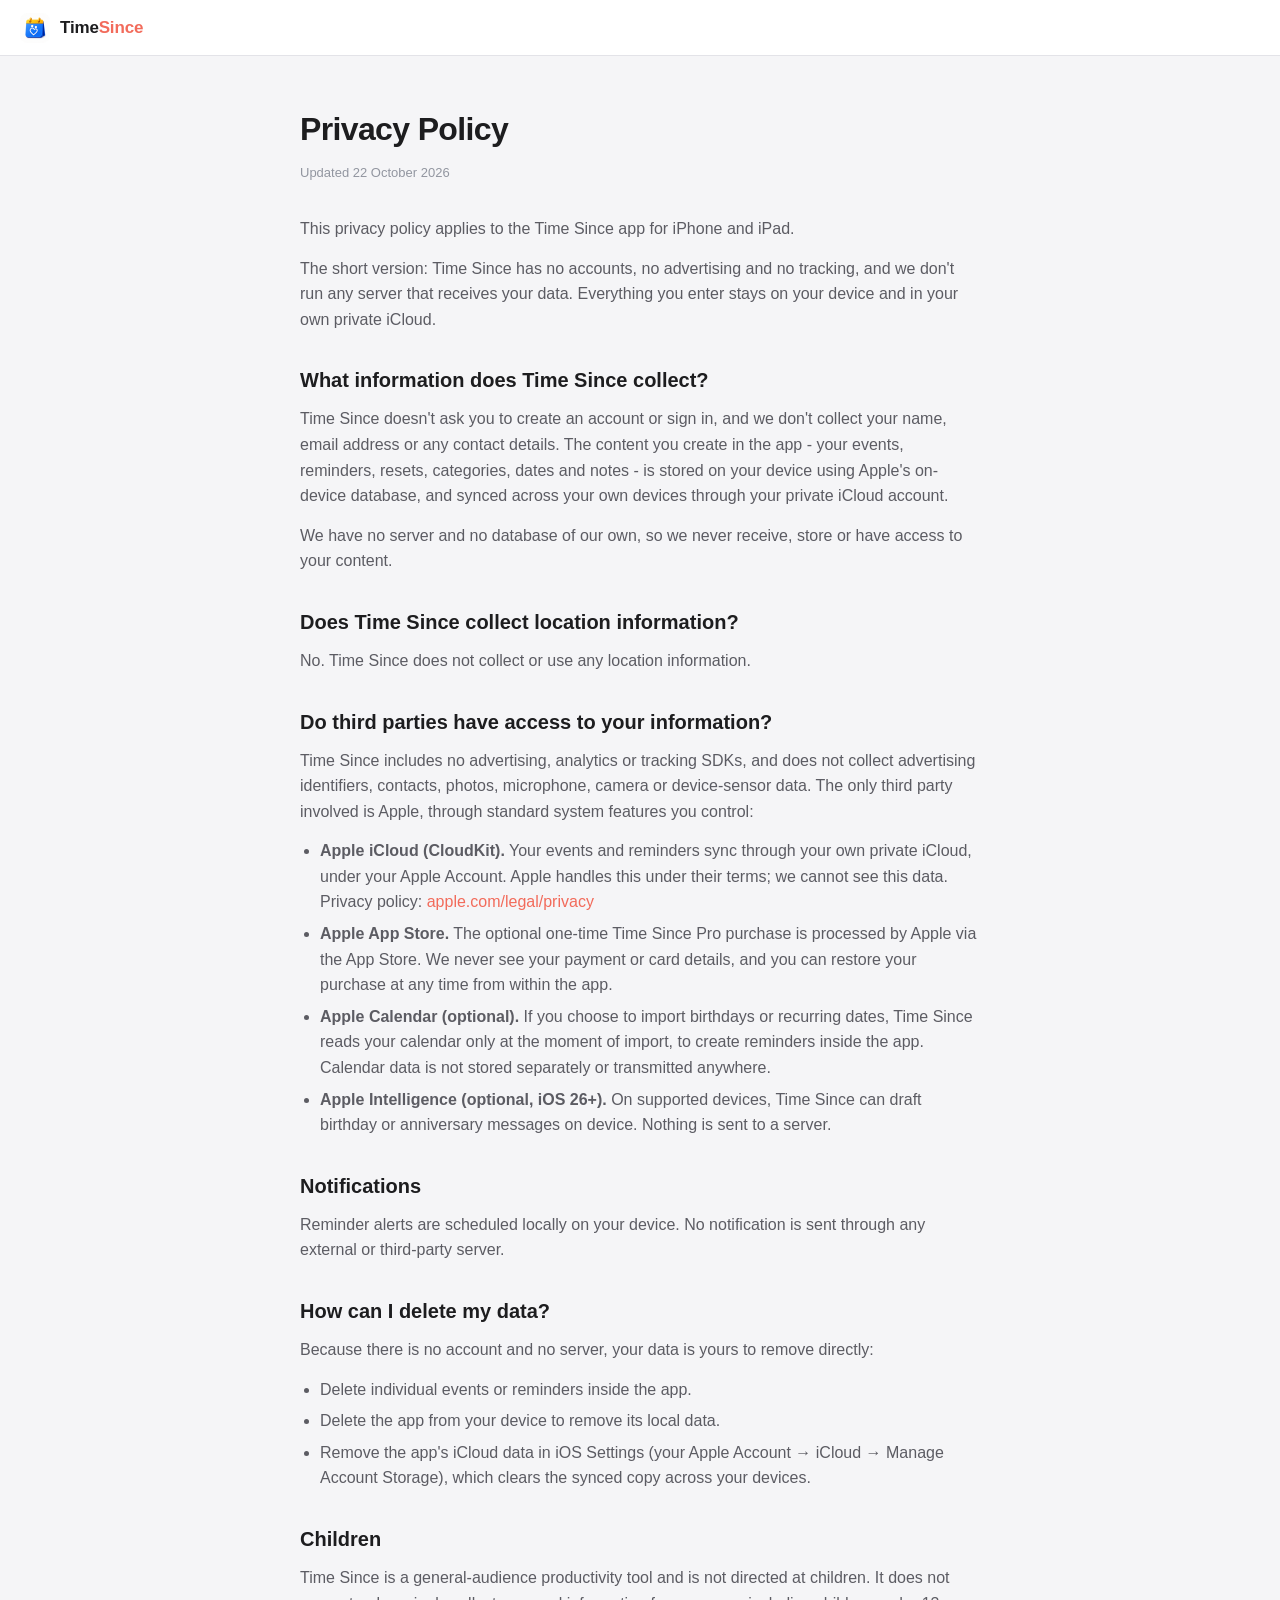
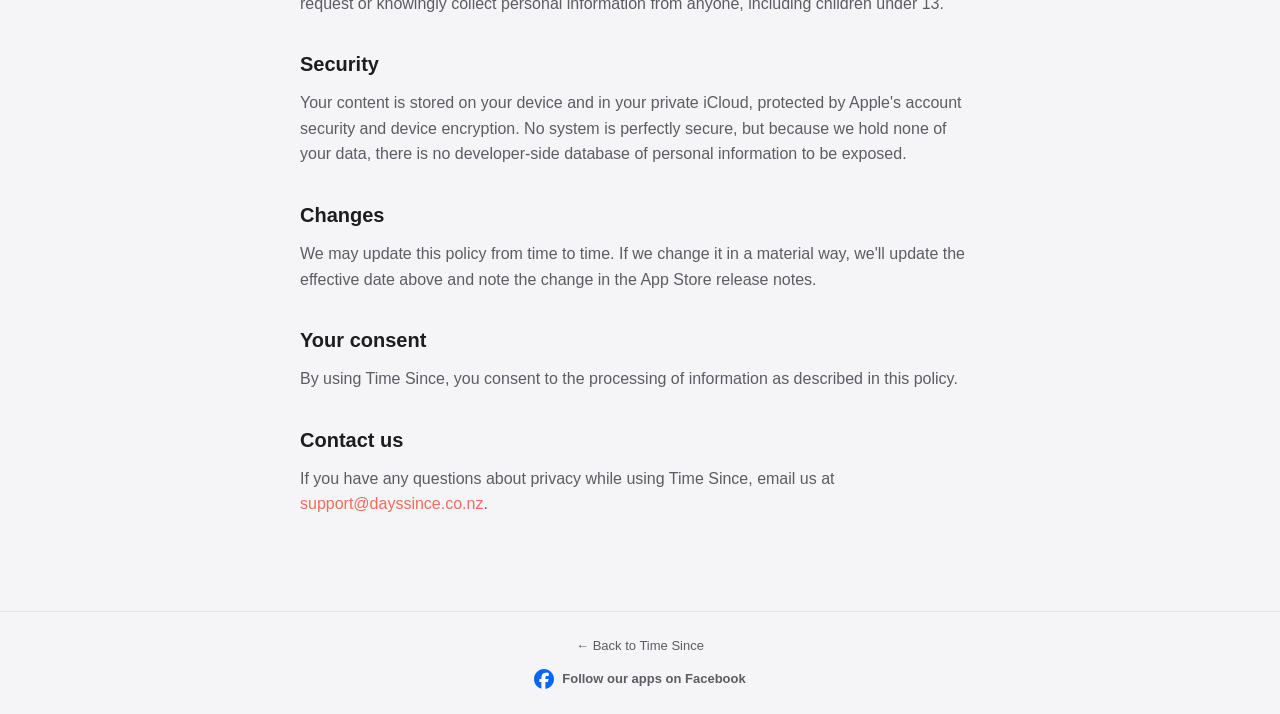
<file: privacy.html>
<!DOCTYPE html>
<html lang="en">
<head>
  <meta charset="UTF-8" />
  <meta name="viewport" content="width=device-width, initial-scale=1.0" />
  <title>Privacy Policy | Time Since</title>
  <meta name="description" content="Time Since privacy policy." />
  <meta name="robots" content="noindex" />
  <link rel="icon" href="app-icon-small.png" />

  <style>
    *, *::before, *::after { box-sizing: border-box; margin: 0; padding: 0; }
    :root {
      --coral: #F26B5B;
      --bg: #F5F5F7; --card: #FFFFFF;
      --text: #1D1D1F; --text-sec: #5C5C63; --text-muted: #9296A0;
      --border: #E3E3E8; --r-md: 12px;
    }
    html { scroll-behavior: smooth; }
    body { font-family: -apple-system, BlinkMacSystemFont, "Segoe UI", Roboto, sans-serif; background: var(--bg); color: var(--text); line-height: 1.6; -webkit-text-size-adjust: 100%; }
    a { color: var(--coral); text-decoration: none; }
    a:hover { text-decoration: underline; }
    nav { position: sticky; top: 0; z-index: 100; background: rgba(255,255,255,0.92); backdrop-filter: blur(12px); border-bottom: 1px solid var(--border); padding: 0 20px; height: 56px; display: flex; align-items: center; }
    .nav-brand { display: flex; align-items: center; gap: 10px; font-size: 17px; font-weight: 700; letter-spacing: -0.01em; color: var(--text); }
    .nav-brand img { width: 30px; height: 30px; border-radius: 7px; }
    .nav-brand b { color: var(--coral); }
    main { max-width: 720px; margin: 0 auto; padding: 48px 20px 80px; }
    h1 { font-size: 32px; font-weight: 800; letter-spacing: -0.02em; margin-bottom: 8px; }
    .updated { font-size: 13px; color: var(--text-muted); margin-bottom: 32px; }
    h2 { font-size: 20px; font-weight: 700; margin-top: 32px; margin-bottom: 10px; }
    p { color: var(--text-sec); margin-bottom: 14px; }
    ul { color: var(--text-sec); margin: 0 0 14px 20px; }
    li { margin-bottom: 6px; }
    footer { border-top: 1px solid var(--border); padding: 24px 20px; text-align: center; font-size: 13px; color: var(--text-muted); }
    footer a { color: var(--text-sec); }
    .footer-facebook { display: flex; align-items: center; gap: 8px; width: max-content; margin: 12px auto 0; font-weight: 600; }
    .footer-facebook img { width: 20px; height: 20px; }
  </style>
</head>
<body>

<nav>
  <a href="/" class="nav-brand">
    <img src="app-icon-small.png" alt="Time Since" />
    <span>Time<b>Since</b></span>
  </a>
</nav>

<main>
  <h1>Privacy Policy</h1>
  <p class="updated">Updated 22 October 2026</p>

  <p>This privacy policy applies to the Time Since app for iPhone and iPad.</p>

  <p>The short version: Time Since has no accounts, no advertising and no tracking, and we don't run any server that receives your data. Everything you enter stays on your device and in your own private iCloud.</p>

  <h2>What information does Time Since collect?</h2>
  <p>Time Since doesn't ask you to create an account or sign in, and we don't collect your name, email address or any contact details. The content you create in the app - your events, reminders, resets, categories, dates and notes - is stored on your device using Apple's on-device database, and synced across your own devices through your private iCloud account.</p>
  <p>We have no server and no database of our own, so we never receive, store or have access to your content.</p>

  <h2>Does Time Since collect location information?</h2>
  <p>No. Time Since does not collect or use any location information.</p>

  <h2>Do third parties have access to your information?</h2>
  <p>Time Since includes no advertising, analytics or tracking SDKs, and does not collect advertising identifiers, contacts, photos, microphone, camera or device-sensor data. The only third party involved is Apple, through standard system features you control:</p>
  <ul>
    <li><strong>Apple iCloud (CloudKit).</strong> Your events and reminders sync through your own private iCloud, under your Apple Account. Apple handles this under their terms; we cannot see this data. Privacy policy: <a href="https://www.apple.com/legal/privacy/">apple.com/legal/privacy</a></li>
    <li><strong>Apple App Store.</strong> The optional one-time Time Since Pro purchase is processed by Apple via the App Store. We never see your payment or card details, and you can restore your purchase at any time from within the app.</li>
    <li><strong>Apple Calendar (optional).</strong> If you choose to import birthdays or recurring dates, Time Since reads your calendar only at the moment of import, to create reminders inside the app. Calendar data is not stored separately or transmitted anywhere.</li>
    <li><strong>Apple Intelligence (optional, iOS 26+).</strong> On supported devices, Time Since can draft birthday or anniversary messages on device. Nothing is sent to a server.</li>
  </ul>

  <h2>Notifications</h2>
  <p>Reminder alerts are scheduled locally on your device. No notification is sent through any external or third-party server.</p>

  <h2>How can I delete my data?</h2>
  <p>Because there is no account and no server, your data is yours to remove directly:</p>
  <ul>
    <li>Delete individual events or reminders inside the app.</li>
    <li>Delete the app from your device to remove its local data.</li>
    <li>Remove the app's iCloud data in iOS Settings (your Apple Account → iCloud → Manage Account Storage), which clears the synced copy across your devices.</li>
  </ul>

  <h2>Children</h2>
  <p>Time Since is a general-audience productivity tool and is not directed at children. It does not request or knowingly collect personal information from anyone, including children under 13.</p>

  <h2>Security</h2>
  <p>Your content is stored on your device and in your private iCloud, protected by Apple's account security and device encryption. No system is perfectly secure, but because we hold none of your data, there is no developer-side database of personal information to be exposed.</p>

  <h2>Changes</h2>
  <p>We may update this policy from time to time. If we change it in a material way, we'll update the effective date above and note the change in the App Store release notes.</p>

  <h2>Your consent</h2>
  <p>By using Time Since, you consent to the processing of information as described in this policy.</p>

  <h2>Contact us</h2>
  <p>If you have any questions about privacy while using Time Since, email us at <a href="mailto:support@dayssince.co.nz">support@dayssince.co.nz</a>.</p>
</main>

<footer>
  <a href="/">&larr; Back to Time Since</a>
  <a class="footer-facebook" href="https://www.facebook.com/profile.php?id=61593134020857" target="_blank" rel="noopener noreferrer">
    <img src="/facebook-icon.svg" alt="" />
    <span>Follow our apps on Facebook</span>
  </a>
</footer>

</body>
</html>
</file>
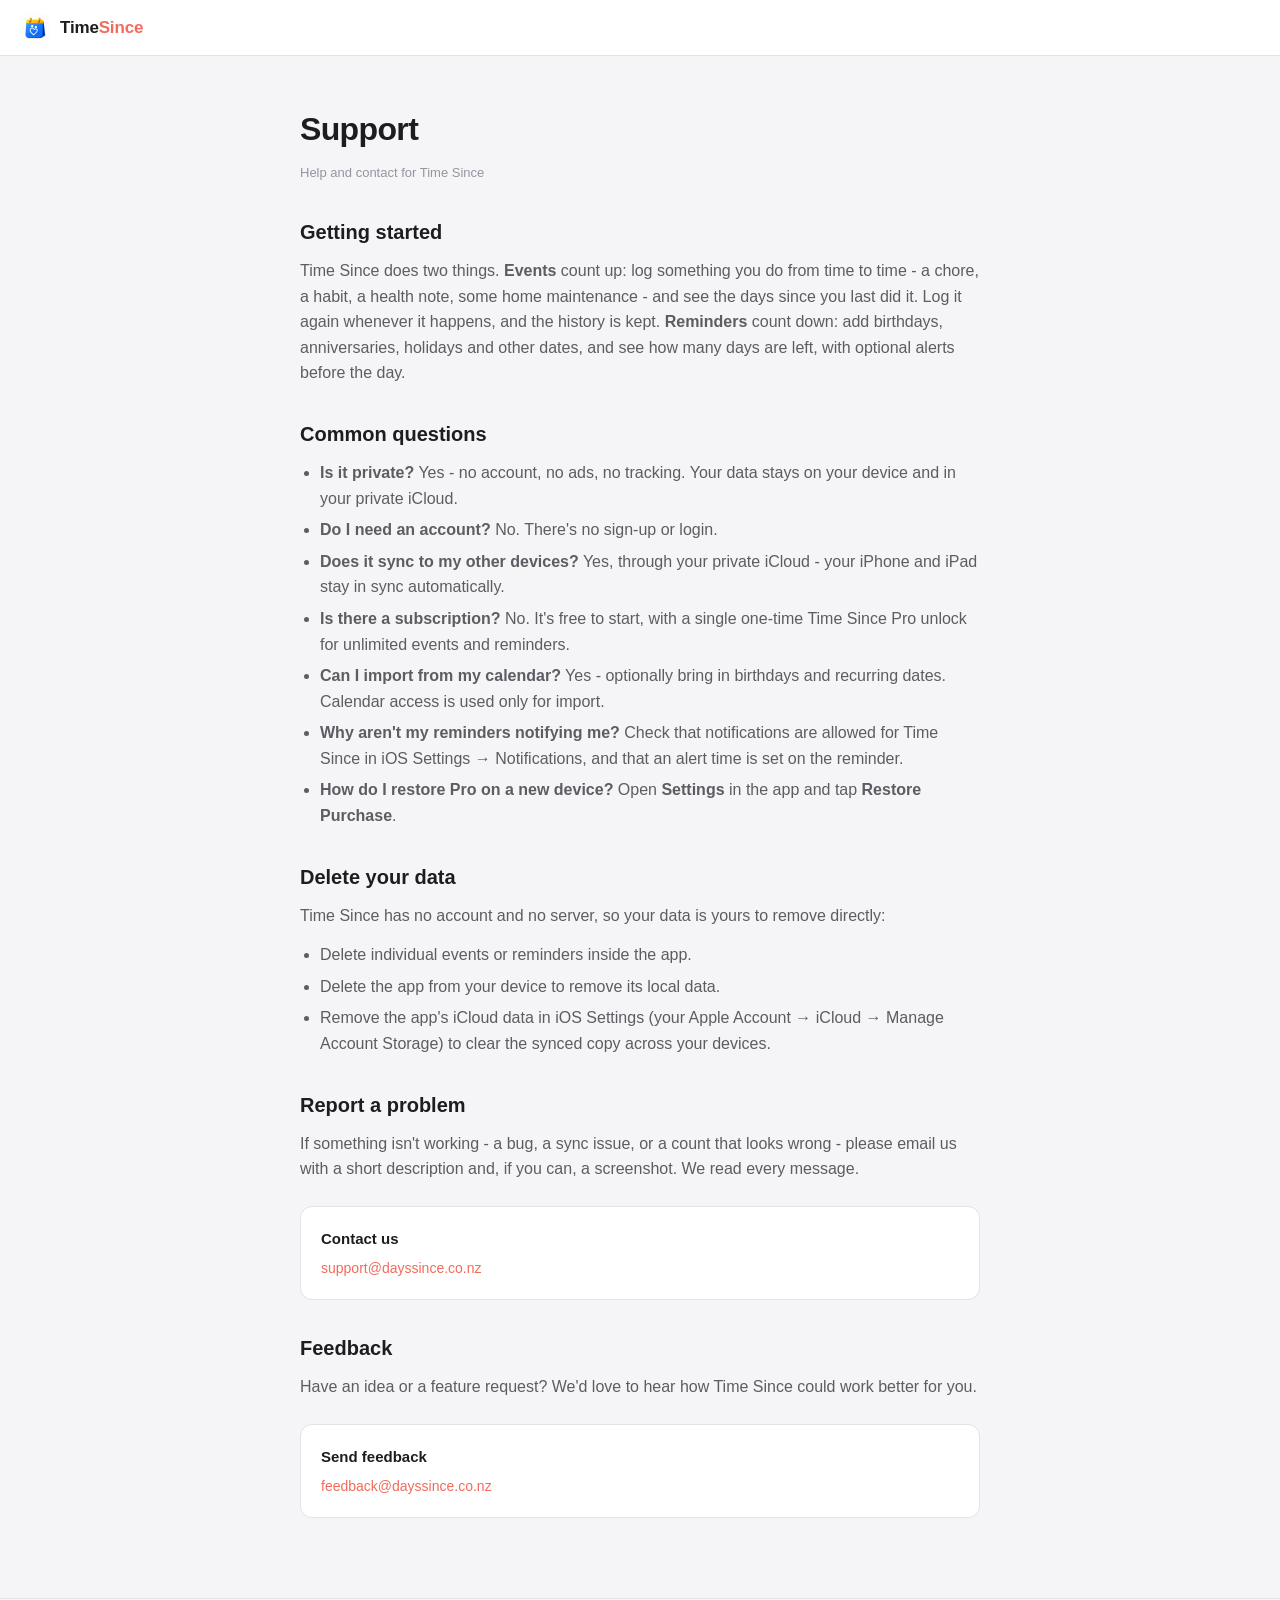
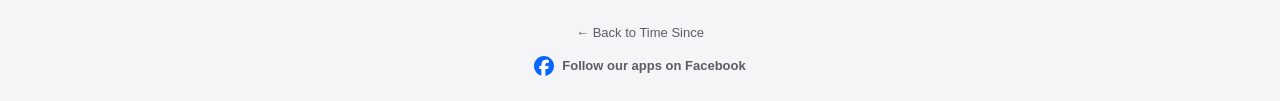
<file: support.html>
<!DOCTYPE html>
<html lang="en">
<head>
  <meta charset="UTF-8" />
  <meta name="viewport" content="width=device-width, initial-scale=1.0" />
  <title>Support | Time Since</title>
  <meta name="description" content="Get help with Time Since." />
  <meta name="robots" content="noindex" />
  <link rel="icon" href="app-icon-small.png" />

  <style>
    *, *::before, *::after { box-sizing: border-box; margin: 0; padding: 0; }
    :root {
      --coral: #F26B5B;
      --bg: #F5F5F7; --card: #FFFFFF;
      --text: #1D1D1F; --text-sec: #5C5C63; --text-muted: #9296A0;
      --border: #E3E3E8; --r-md: 12px;
    }
    html { scroll-behavior: smooth; }
    body { font-family: -apple-system, BlinkMacSystemFont, "Segoe UI", Roboto, sans-serif; background: var(--bg); color: var(--text); line-height: 1.6; -webkit-text-size-adjust: 100%; }
    a { color: var(--coral); text-decoration: none; }
    a:hover { text-decoration: underline; }
    nav { position: sticky; top: 0; z-index: 100; background: rgba(255,255,255,0.92); backdrop-filter: blur(12px); border-bottom: 1px solid var(--border); padding: 0 20px; height: 56px; display: flex; align-items: center; }
    .nav-brand { display: flex; align-items: center; gap: 10px; font-size: 17px; font-weight: 700; letter-spacing: -0.01em; color: var(--text); }
    .nav-brand img { width: 30px; height: 30px; border-radius: 7px; }
    .nav-brand b { color: var(--coral); }
    main { max-width: 720px; margin: 0 auto; padding: 48px 20px 80px; }
    h1 { font-size: 32px; font-weight: 800; letter-spacing: -0.02em; margin-bottom: 8px; }
    .updated { font-size: 13px; color: var(--text-muted); margin-bottom: 32px; }
    h2 { font-size: 20px; font-weight: 700; margin-top: 32px; margin-bottom: 10px; }
    p { color: var(--text-sec); margin-bottom: 14px; }
    ul { color: var(--text-sec); margin: 0 0 14px 20px; }
    li { margin-bottom: 6px; }
    .contact-card { background: var(--card); border: 1px solid var(--border); border-radius: var(--r-md); padding: 20px; margin-top: 24px; }
    .contact-card h3 { font-size: 15px; font-weight: 700; margin-bottom: 6px; }
    .contact-card p { margin-bottom: 0; font-size: 14px; }
    footer { border-top: 1px solid var(--border); padding: 24px 20px; text-align: center; font-size: 13px; color: var(--text-muted); }
    footer a { color: var(--text-sec); }
    .footer-facebook { display: flex; align-items: center; gap: 8px; width: max-content; margin: 12px auto 0; font-weight: 600; }
    .footer-facebook img { width: 20px; height: 20px; }
  </style>
</head>
<body>

<nav>
  <a href="/" class="nav-brand">
    <img src="app-icon-small.png" alt="Time Since" />
    <span>Time<b>Since</b></span>
  </a>
</nav>

<main>
  <h1>Support</h1>
  <p class="updated">Help and contact for Time Since</p>

  <h2>Getting started</h2>
  <p>Time Since does two things. <strong>Events</strong> count up: log something you do from time to time - a chore, a habit, a health note, some home maintenance - and see the days since you last did it. Log it again whenever it happens, and the history is kept. <strong>Reminders</strong> count down: add birthdays, anniversaries, holidays and other dates, and see how many days are left, with optional alerts before the day.</p>

  <h2>Common questions</h2>
  <ul>
    <li><strong>Is it private?</strong> Yes - no account, no ads, no tracking. Your data stays on your device and in your private iCloud.</li>
    <li><strong>Do I need an account?</strong> No. There's no sign-up or login.</li>
    <li><strong>Does it sync to my other devices?</strong> Yes, through your private iCloud - your iPhone and iPad stay in sync automatically.</li>
    <li><strong>Is there a subscription?</strong> No. It's free to start, with a single one-time Time Since Pro unlock for unlimited events and reminders.</li>
    <li><strong>Can I import from my calendar?</strong> Yes - optionally bring in birthdays and recurring dates. Calendar access is used only for import.</li>
    <li><strong>Why aren't my reminders notifying me?</strong> Check that notifications are allowed for Time Since in iOS Settings → Notifications, and that an alert time is set on the reminder.</li>
    <li><strong>How do I restore Pro on a new device?</strong> Open <strong>Settings</strong> in the app and tap <strong>Restore Purchase</strong>.</li>
  </ul>

  <h2 id="delete-data">Delete your data</h2>
  <p>Time Since has no account and no server, so your data is yours to remove directly:</p>
  <ul>
    <li>Delete individual events or reminders inside the app.</li>
    <li>Delete the app from your device to remove its local data.</li>
    <li>Remove the app's iCloud data in iOS Settings (your Apple Account → iCloud → Manage Account Storage) to clear the synced copy across your devices.</li>
  </ul>

  <h2>Report a problem</h2>
  <p>If something isn't working - a bug, a sync issue, or a count that looks wrong - please email us with a short description and, if you can, a screenshot. We read every message.</p>

  <div class="contact-card">
    <h3>Contact us</h3>
    <p><a href="mailto:support@dayssince.co.nz">support@dayssince.co.nz</a></p>
  </div>

  <h2>Feedback</h2>
  <p>Have an idea or a feature request? We'd love to hear how Time Since could work better for you.</p>

  <div class="contact-card">
    <h3>Send feedback</h3>
    <p><a href="mailto:feedback@dayssince.co.nz">feedback@dayssince.co.nz</a></p>
  </div>
</main>

<footer>
  <a href="/">&larr; Back to Time Since</a>
  <a class="footer-facebook" href="https://www.facebook.com/profile.php?id=61593134020857" target="_blank" rel="noopener noreferrer">
    <img src="/facebook-icon.svg" alt="" />
    <span>Follow our apps on Facebook</span>
  </a>
</footer>

</body>
</html>
</file>
<file: comparison-links.css>
.comparison-intro { background:var(--bg); }.comparison-intro .inner { display:grid; gap:24px; }.comparison-intro .sec-h2 { margin-bottom:0; }.compare-intro-copy p { color:var(--text-sec); font-size:16px; line-height:1.75; margin-bottom:19px; max-width:620px; }.compare-page-link { display:inline-flex; gap:22px; align-items:center; color:#a53c2e; font-size:15px; font-weight:650; text-decoration:underline; text-underline-offset:5px; }.compare-page-link span { text-decoration:none; font-size:20px; }@media(min-width:768px) { .comparison-intro .inner { grid-template-columns:1fr 1.25fr; gap:64px; align-items:center; } }.compare-page-link:focus-visible { outline:3px solid #a53c2e; outline-offset:5px; }.comparison-intro .sec-eyebrow { color:#a53c2e; }
</file>
<file: compare-day-counter-apps/base.css>
*, *::before, *::after { box-sizing: border-box; margin: 0; padding: 0; }

    :root {
      --coral:       #F26B5B;   /* primary accent */
      --coral-dark:  #DE4F3E;   /* hover / pressed */
      --coral-light: #FDEAE7;   /* tints, eyebrow bg */
      /* category accents (used sparingly as motif) */
      --navy:   #3574E8;
      --purple: #8B5CF6;
      --teal:   #2ABFBF;
      --amber:  #F5A623;
      --green:  #22C55E;
      --pink:   #EC4899;
      --red:    #EF4444;

      --bg:        #F5F5F7;   /* light app-grey (alt sections) */
      --card:      #FFFFFF;
      --text:      #1D1D1F;   /* near-black */
      --text-sec:  #5C5C63;
      --text-muted:#9296A0;
      --border:    #E3E3E8;
      --border-lt: #EEEEF1;
      --shadow:    0 1px 4px rgba(20,20,30,0.05);
      --shadow-md: 0 8px 30px rgba(20,20,30,0.08);
      --r-sm: 8px; --r-md: 12px; --r-lg: 16px; --r-xl: 22px; --r-full: 9999px;
    }

    html { scroll-behavior: smooth; }
    body { font-family: -apple-system, BlinkMacSystemFont, "Segoe UI", Roboto, sans-serif; background: var(--card); color: var(--text); line-height: 1.55; -webkit-text-size-adjust: 100%; }
    a { color: inherit; text-decoration: none; }

    /* ── Nav ── */
    nav {
      position: sticky; top: 0; z-index: 100;
      background: rgba(255,255,255,0.9); backdrop-filter: blur(12px);
      border-bottom: 1px solid var(--border-lt);
      padding: 0 22px; height: 58px;
      display: flex; align-items: center; justify-content: space-between;
    }
    .nav-brand { display: flex; align-items: center; gap: 10px; font-size: 17px; font-weight: 700; letter-spacing: -0.01em; }
    .nav-brand img { width: 30px; height: 30px; border-radius: 7px; }
    .nav-brand b { color: var(--coral); font-weight: 700; }
    .nav-links { display: none; }
    .nav-cta {
      display: inline-flex; align-items: center; gap: 8px;
      background: var(--coral); color: white;
      padding: 9px 16px; border-radius: var(--r-full);
      font-size: 14px; font-weight: 600;
    }
    .nav-cta:hover { background: var(--coral-dark); }

    /* ── Buttons / badges ── */
    .appstore img { height: 46px; width: auto; display: block; }
    .appstore { display: inline-block; line-height: 0; }
    .btn-text { font-size: 15px; font-weight: 600; color: var(--coral); }

    /* ── Hero ── */
    .hero { max-width: 1080px; margin: 0 auto; padding: 64px 22px 60px; text-align: center; }
    .eyebrow { font-size: 11px; font-weight: 700; letter-spacing: 0.1em; color: var(--coral); background: var(--coral-light); padding: 6px 13px; border-radius: var(--r-full); display: inline-block; margin-bottom: 22px; text-transform: uppercase; }
    .hero h1 { font-size: 38px; font-weight: 800; line-height: 1.08; letter-spacing: -0.03em; margin-bottom: 20px; }
    .hero h1 em { color: var(--coral); font-style: normal; }
    .hero p.sub { font-size: 18px; color: var(--text-sec); line-height: 1.6; max-width: 620px; margin: 0 auto 28px; }
    .hero-cta { display: flex; flex-direction: column; align-items: center; gap: 14px; margin-bottom: 16px; }
    .hero-facebook { display: inline-flex; align-items: center; gap: 8px; margin-bottom: 14px; color: var(--text-sec); font-size: 13px; font-weight: 600; line-height: 1.3; }
    .hero-facebook:hover { color: var(--coral); }
    .hero-facebook img { width: 18px; height: 18px; flex: 0 0 auto; }
    .trust-line { font-size: 13px; color: var(--text-muted); }
    .hero-phones { display: flex; flex-direction: column; align-items: center; gap: 26px; margin-top: 52px; }

    /* ── Phone frame (real screenshots) ── */
    .phone {
      width: 246px; background: #1D1D1F; border-radius: 42px; padding: 9px;
      box-shadow: 0 30px 60px rgba(20,20,30,0.20), 0 0 0 1px rgba(0,0,0,0.28);
      flex-shrink: 0;
    }
    .phone-photo { display: block; width: 100%; border-radius: 34px; }

    /* ── Section common ── */
    section { border-top: 1px solid var(--border-lt); }
    .inner { max-width: 1080px; margin: 0 auto; padding: 80px 22px; }
    .sec-eyebrow { font-size: 11px; font-weight: 700; letter-spacing: 0.1em; color: var(--coral); text-transform: uppercase; margin-bottom: 14px; }
    .sec-h2 { font-size: 30px; font-weight: 800; letter-spacing: -0.025em; line-height: 1.12; margin-bottom: 18px; }
    .sec-lede { font-size: 17px; color: var(--text-sec); line-height: 1.6; max-width: 600px; }
    .alt { background: var(--bg); }

    /* ── Two halves ── */
    .halves { display: grid; grid-template-columns: 1fr; gap: 18px; margin-top: 40px; }
    .half { background: var(--card); border: 1px solid var(--border); border-radius: var(--r-xl); padding: 30px; }
    .half .dir { font-size: 13px; font-weight: 800; letter-spacing: 0.04em; text-transform: uppercase; display: inline-flex; align-items: center; gap: 7px; margin-bottom: 14px; }
    .half.up .dir { color: var(--coral); }
    .half.down .dir { color: var(--navy); }
    .half h3 { font-size: 22px; font-weight: 800; letter-spacing: -0.02em; margin-bottom: 10px; }
    .half p { font-size: 15px; color: var(--text-sec); line-height: 1.6; margin-bottom: 18px; }
    .tags { display: flex; flex-wrap: wrap; gap: 8px; }
    .tag { font-size: 12px; font-weight: 600; padding: 5px 11px; border-radius: var(--r-full); }
    .tag.t-green  { background: #E7F8EE; color: #15803D; }
    .tag.t-amber  { background: #FEF3DD; color: #B45309; }
    .tag.t-teal   { background: #E0F5F5; color: #0F766E; }
    .tag.t-navy   { background: #E8F0FE; color: #1D4ED8; }
    .tag.t-pink   { background: #FCE7F1; color: #BE185D; }
    .tag.t-purple { background: #F1ECFE; color: #6D28D9; }

    /* ── Feature row ── */
    .feature .row { display: flex; flex-direction: column; gap: 34px; align-items: center; }
    .feature .copy { width: 100%; }
    .feature h2 { font-size: 26px; font-weight: 800; letter-spacing: -0.025em; line-height: 1.14; margin-bottom: 14px; }
    .feature p { font-size: 16px; color: var(--text-sec); line-height: 1.65; margin-bottom: 16px; max-width: 520px; }
    .feature ul { list-style: none; display: flex; flex-direction: column; gap: 9px; }
    .feature li { display: flex; gap: 10px; align-items: flex-start; font-size: 15px; color: var(--text); }
    .feature li .ck { color: var(--coral); font-weight: 800; flex-shrink: 0; }
    .visual { display: flex; justify-content: center; }

    /* ── Privacy band ── */
    .privacy .inner { text-align: center; }
    .privacy .sec-lede { margin: 0 auto 36px; }
    .priv-grid { display: grid; grid-template-columns: 1fr 1fr; gap: 14px; max-width: 880px; margin: 0 auto; text-align: left; }
    .priv-item { background: var(--card); border: 1px solid var(--border); border-radius: var(--r-lg); padding: 18px; box-shadow: var(--shadow); }
    .priv-item svg { width: 20px; height: 20px; color: var(--coral); margin-bottom: 9px; }
    .priv-item h3 { font-size: 14px; font-weight: 700; margin-bottom: 4px; letter-spacing: -0.01em; }
    .priv-item p { font-size: 13px; color: var(--text-sec); line-height: 1.5; }

    /* ── Pricing ── */
    .pricing .inner { text-align: center; }
    .price-card { max-width: 560px; margin: 32px auto 0; background: var(--card); border: 1px solid var(--border); border-radius: var(--r-xl); box-shadow: var(--shadow-md); padding: 34px; }
    .price-card .lede { font-size: 16px; color: var(--text-sec); line-height: 1.6; margin-bottom: 22px; }
    .price-split { display: grid; grid-template-columns: 1fr; gap: 16px; text-align: left; }
    .tier h3 { font-size: 16px; font-weight: 800; margin-bottom: 6px; }
    .tier.pro h3 { color: var(--coral); }
    .tier p { font-size: 14px; color: var(--text-sec); line-height: 1.55; }
    .price-note { font-size: 13px; color: var(--text-muted); margin-top: 24px; }

    /* ── Our other apps ── */
    .other-apps { background: var(--card); border-block: 1px solid var(--border); scroll-margin-top: 60px; }
    .other-apps-inner { max-width: 1080px; margin: 0 auto; padding: 44px 20px; }
    .other-apps h2 { margin-bottom: 24px; }
    .other-apps-grid { display: grid; grid-template-columns: minmax(0, 1fr); gap: 12px; list-style: none; }
    .other-apps-grid > li { min-width: 0; }
    .other-app-card { display: flex; align-items: flex-start; gap: 14px; height: 100%; padding: 18px; background: var(--bg); border: 1px solid var(--border); border-radius: var(--r-lg); color: var(--text); text-decoration: none; }
    .other-app-card:hover { border-color: var(--coral); }
    .other-app-card:focus-visible { outline: 3px solid var(--coral); outline-offset: 3px; }
    .other-app-card img { width: 48px; height: 48px; flex: 0 0 auto; border-radius: 11px; }
    .other-app-copy { display: flex; flex-direction: column; flex: 1; min-width: 0; }
    .other-app-copy h3 { font-size: 18px; font-weight: 700; line-height: 1.3; letter-spacing: -0.02em; margin-bottom: 8px; }
    .other-app-copy p { font-size: 14px; line-height: 1.55; color: var(--text-sec); margin-bottom: 12px; }
    .other-app-link { font-size: 14px; font-weight: 600; color: #B64032; margin-top: auto; }
    .other-app-card:hover .other-app-link { text-decoration: underline; text-underline-offset: 3px; }
    @media (min-width: 768px) {
      .other-apps-inner { padding: 52px 34px; }
      .other-apps-grid { grid-template-columns: repeat(3, minmax(0, 1fr)); gap: 18px; }
      .other-app-card { flex-direction: column; gap: 16px; padding: 22px; }
      .other-app-card img { width: 56px; height: 56px; border-radius: 13px; }
    }

    /* ── FAQ ── */
    .faq-list { display: flex; flex-direction: column; gap: 9px; margin-top: 28px; }
    .faq-list details { background: var(--card); border: 1px solid var(--border); border-radius: var(--r-md); padding: 15px 17px; }
    .faq-list details[open] { border-color: var(--coral); }
    .faq-list summary { font-size: 15px; font-weight: 600; color: var(--text); cursor: pointer; list-style: none; display: flex; justify-content: space-between; align-items: center; gap: 12px; }
    .faq-list summary::-webkit-details-marker { display: none; }
    .faq-list summary::after { content: "+"; font-size: 22px; font-weight: 400; color: var(--text-muted); flex-shrink: 0; line-height: 1; }
    .faq-list details[open] summary::after { content: "−"; color: var(--coral); }
    .faq-list details p { font-size: 14px; color: var(--text-sec); line-height: 1.6; margin-top: 11px; }

    /* ── Final CTA ── */
    .final { text-align: center; }
    .final .inner { padding: 84px 22px; }
    .final h2 { font-size: 30px; font-weight: 800; letter-spacing: -0.025em; line-height: 1.1; margin-bottom: 14px; }
    .final p { font-size: 16px; color: var(--text-sec); margin: 0 auto 26px; max-width: 480px; }
    .final .appstore { margin: 0 auto; }
    .final .trust-line { margin-top: 16px; }

    /* ── Footer ── */
    footer { background: var(--text); color: rgba(255,255,255,0.6); padding: 40px 22px 30px; font-size: 13px; }
    .foot-grid { max-width: 1080px; margin: 0 auto; display: grid; grid-template-columns: 1fr; gap: 28px; }
    .foot-brand { display: flex; align-items: center; gap: 10px; font-size: 16px; font-weight: 700; color: white; margin-bottom: 10px; }
    .foot-brand img { width: 26px; height: 26px; border-radius: 6px; }
    .foot-col h5 { font-size: 14px; font-weight: 700; color: white; margin-bottom: 10px; letter-spacing: -0.01em; }
    .foot-col p { line-height: 1.55; }
    .foot-col ul { list-style: none; display: flex; flex-direction: column; gap: 8px; }
    .foot-col ul a { color: rgba(255,255,255,0.65); }
    .foot-col ul a:hover { color: white; }
    .footer-facebook { display: inline-flex; align-items: center; gap: 8px; margin-top: 14px; color: rgba(255,255,255,0.75); font-weight: 600; line-height: 1.3; }
    .footer-facebook:hover { color: white; }
    .footer-facebook img { width: 22px; height: 22px; flex: 0 0 auto; }
    .foot-legal { max-width: 1080px; margin: 26px auto 0; padding-top: 20px; border-top: 1px solid rgba(255,255,255,0.12); font-size: 12px; color: rgba(255,255,255,0.45); line-height: 1.55; }

    /* ── Tablet ── */
    @media (min-width: 640px) {
      .halves { grid-template-columns: 1fr 1fr; }
      .priv-grid { grid-template-columns: repeat(3, 1fr); }
      .price-split { grid-template-columns: 1fr 1fr; }
      .hero h1 { font-size: 46px; }
      .foot-grid { grid-template-columns: 2fr 1fr 1.2fr 1.5fr; gap: 40px; }
    }

    /* ── Desktop ── */
    @media (min-width: 920px) {
      nav { padding: 0 34px; height: 62px; }
      .nav-links { display: flex; gap: 28px; font-size: 14px; font-weight: 500; color: var(--text-sec); }
      .nav-links a:hover { color: var(--text); }

      .hero { padding: 92px 34px 84px; display: grid; grid-template-columns: 1fr auto; gap: 60px; align-items: center; text-align: left; }
      .hero > div:first-child { max-width: 540px; }
      .hero h1 { font-size: 54px; letter-spacing: -0.035em; }
      .hero p.sub { margin-left: 0; }
      .hero-cta { flex-direction: row; align-items: center; }
      .hero-phones { flex-direction: row; gap: 22px; margin-top: 0; }

      .inner { padding: 100px 34px; }
      .sec-h2 { font-size: 36px; }

      .feature .row { display: grid; grid-template-columns: 1fr 1fr; gap: 64px; align-items: center; }
      .feature .row.flip { direction: rtl; }
      .feature .row.flip > * { direction: ltr; }
      .feature h2 { font-size: 30px; }
    }
</file>
<file: compare-day-counter-apps/comparison.css>
:root { --feature-width: 220px; --app-width: 142px; --group-height: 39px; }
.comparison-page .site-nav { position:relative; background:#fff; }
.comparison-shell { max-width:1560px; padding:44px 28px 72px; }
.comparison-shell .article-back { margin-bottom:30px; }
.comparison-shell .article-header { border:0; max-width:860px; padding-bottom:0; }
.comparison-shell .article-header h1 { font-size:clamp(36px,5.4vw,64px); line-height:1.07; letter-spacing:-.045em; margin-bottom:22px; }
.article-header h1 em { font-style:normal; color:var(--accent); }
.comparison-shell .article-dek { max-width:710px; font-size:18px; line-height:1.65; }
.comparison-shell .article-byline { margin-top:20px; font-size:12px; color:#657080; }
.comparison-shell .article-body { padding-top:32px; font-size:16px; }
.comparison-shell .article-body > * + * { margin-top:52px; }
.comparison-shell .article-body h2 { margin:0 0 9px; font-size:27px; line-height:1.25; letter-spacing:-.025em; }
.comparison-shell .article-body h3 { margin:0 0 12px; font-size:18px; }
.comparison-shell .article-body a { text-decoration:none; }
.small-label { display:block; text-transform:uppercase; letter-spacing:.09em; font-size:10px; color:var(--accent); font-weight:750; margin-bottom:9px; }
.ts-intro { display:flex; align-items:center; gap:22px; background:#fff0ec; border:1px solid #f1cfc5; border-radius:20px; padding:26px 28px; }
.ts-intro-icon { flex:none; align-self:flex-start; padding-top:5px; }
.ts-intro img { border-radius:12px; }
.ts-intro > div:nth-child(2) { flex:1; }
.comparison-shell .ts-intro h2 { font-size:24px; }
.ts-intro p { font-size:14px; line-height:1.65; max-width:760px; color:#665653; }
.benefit-list { display:flex; flex-wrap:wrap; gap:6px 22px; margin-top:12px; font-size:12px; color:#a43d2e; font-weight:650; }
.benefit-list sup { margin-left:2px; }
.button-primary,.button-secondary { display:inline-flex; justify-content:center; align-items:center; gap:12px; border-radius:10px; padding:12px 18px; font-size:13px; font-weight:650; line-height:1.4; white-space:nowrap; }
.comparison-shell .button-primary { background:var(--accent); color:#fff; }
.comparison-shell .button-secondary { background:#fff; color:var(--accent); border:1px solid #edc6b9; }
.matrix-top { display:flex; align-items:flex-end; justify-content:space-between; gap:20px; }
.method-link { font-size:12px; font-weight:650; color:var(--accent); margin-bottom:8px; }
.matrix-tools { margin:22px 0 16px; display:flex; align-items:center; justify-content:space-between; gap:14px; }
.filter-buttons { display:flex; background:#e9ebf0; padding:4px; border-radius:10px; gap:3px; }
.filter { appearance:none; background:transparent; border:0; color:#626b7a; font:inherit; font-weight:600; font-size:12px; line-height:1.3; padding:9px 14px; border-radius:7px; cursor:pointer; white-space:nowrap; }
.filter.active { background:#fff; color:#873b30; box-shadow:0 1px 4px #1a1a2e10; }
.filter span { font-size:10px; margin-left:3px; color:#6b7280; }
.scroll-hint { font-size:11px; color:#667085; }
.scroll-hint span { color:var(--accent); font-size:17px; margin-left:7px; }
.legend { display:flex; flex-wrap:wrap; align-items:center; gap:6px 18px; font-size:11px; color:#667085; margin-bottom:14px; }
.legend > span { display:inline-flex; align-items:center; gap:5px; }
.legend b { font-size:12px; color:#4b5563; }
.legend .legend-note { color:#4b5563; font-size:11px; margin-left:auto; }
.yes { color:#237b59 !important; }
.no { color:#7b8493 !important; }
.paid-example { background:#fef3dd; color:#92651d !important; padding:1px 5px; border-radius:3px; font-size:9px !important; font-weight:600; }
.table-frame { border:1px solid #d9e0eb; border-radius:14px; overflow:hidden; background:#fff; box-shadow:0 3px 14px #132f5d05; }
.table-scroll { max-height:720px; overflow:auto; scrollbar-width:thin; scrollbar-color:#a8b8d1 #edf1f7; overscroll-behavior-inline:contain; }
.table-scroll:focus-visible { outline:3px solid #b34233; outline-offset:-3px; }
table { width:max-content; min-width:100%; table-layout:fixed; border-collapse:separate; border-spacing:0; font-size:12px; line-height:1.35; }
col.feature-col { width:var(--feature-width); }
col.app-col { width:var(--app-width); }
th,td { border-bottom:1px solid #edf0f5; border-right:1px solid #edf0f5; padding:12px 10px; text-align:center; width:var(--app-width); max-width:var(--app-width); min-width:var(--app-width); }
thead th { position:sticky; z-index:4; }
.type-head th { top:0; height:var(--group-height); padding:10px; font-size:11px; font-weight:750; letter-spacing:.02em; border-bottom:1px solid #d8e2ef; white-space:nowrap; }
.type-tracker { color:#a43d2e; background:#fff0ec; }
.type-hybrid { color:#2a786c; background:#e9f4f0; }
.type-banking { color:#8a6635; background:#faf3e7; }
.type-head th[data-column-group] { text-align:left; padding-left:14px; }
.corner { left:0; top:0; text-align:left; background:#f5f7fb; color:#4e5e76; z-index:8; width:var(--feature-width); min-width:var(--feature-width); max-width:var(--feature-width); vertical-align:bottom; padding:18px 18px !important; box-shadow:1px 0 0 #dfe5ee; }
.name-head th { top:var(--group-height); height:116px; vertical-align:middle; background:#fff; padding:15px 10px 12px; border-bottom:1px solid #dce3ee; }
.app-head a { display:block; font-size:12px; font-weight:750; color:#253651 !important; line-height:1.35; }
.app-head img { margin:0 auto 7px; border-radius:6px; }
.app-head .market { display:block; color:#7a8598; font-size:10px; font-weight:400; margin-top:7px; }
.our-app { display:block; margin-bottom:6px; font-size:9px; text-transform:uppercase; letter-spacing:.05em; color:var(--accent); }
tbody th { position:sticky; left:0; text-align:left; width:var(--feature-width); min-width:var(--feature-width); max-width:var(--feature-width); z-index:2; background:#fff; font-weight:550; padding:12px 18px; color:#33425a; box-shadow:1px 0 0 #e3e8f0; }
tbody tr:hover td,tbody tr:hover th { background:#f8faff; }
.ts-col { background:#fff5f1 !important; border-right-color:#edc6b9; }
tbody .ts-col { position:sticky; left:var(--feature-width); z-index:1; }
thead .ts-col { left:var(--feature-width); z-index:6; background:#ffede7 !important; }
.section-row th { background:#f1f4f8 !important; font-size:10px; font-weight:750; text-transform:uppercase; letter-spacing:.055em; color:#54637a; padding-top:11px; padding-bottom:11px; border-bottom:1px solid #e1e7ef; line-height:1.45; }
.section-fill { background:#f1f4f8 !important; padding:0; border-bottom:1px solid #e1e7ef; }
.cell { font-variant-numeric:tabular-nums; }
.cell.yes,.cell.no { font-size:18px; line-height:1; }
.cell.na { font-size:10px; color:#a0a9b7; }
.cell.unknown { font-size:10px; color:#8490a2; font-weight:450; }
.cell.value { font-size:11px; font-weight:600; color:#3a4b65; }
td sup { vertical-align:super; font-size:8px; line-height:0; margin-left:2px; }
td sup a { color:#995246 !important; }
.paid-label { display:block; font-size:8px; font-weight:600; color:#936c30; line-height:1.3; margin-top:3px; }
.table-after { font-size:10px; color:#8490a2 !important; padding:12px 2px 0; }
.disclosure { margin-top:21px; display:flex; gap:24px; padding:18px 20px; border:1px solid #e1e6ee; border-radius:10px; background:#f9fafc; font-size:11px; line-height:1.65; }
.disclosure strong { flex:0 0 140px; color:#344765; font-weight:650; }
.disclosure p { color:#718096 !important; }
.section-intro { max-width:730px; }
.section-intro p { font-size:14px; color:#778298; }
.notes-grid { margin-top:22px; display:grid; grid-template-columns:1fr 1fr; gap:10px 18px; align-items:start; }
.app-note { background:#fff; border:1px solid #e0e6ef; border-radius:12px; scroll-margin-top:20px; }
.app-note summary { display:flex; align-items:center; gap:13px; cursor:pointer; list-style:none; padding:18px; }
.app-note summary::-webkit-details-marker { display:none; }
.note-number { display:grid; place-items:center; border-radius:7px; width:31px; height:31px; background:#fff0ec; font-size:10px; color:#7b8ba5; flex-shrink:0; font-variant-numeric:tabular-nums; }
.app-note summary strong { font-size:13px; line-height:1.3; color:#34445e; display:block; }
.note-subtitle { display:block; font-size:10px; color:#8590a2; margin-top:4px; line-height:1.4; }
.expand { color:#8091ad; font-size:20px; font-weight:400; margin-left:auto; }
.app-note[open] .expand { transform:rotate(45deg); }
.app-note:target { border-color:#7ba4ec; box-shadow:0 0 0 3px #b342330c; }
.note-content { padding:0 20px 20px; font-size:13px; line-height:1.8; }
.note-content p { color:#63718a; }
.note-sources { margin-top:13px; font-size:11px; }
.note-sources a { text-decoration:underline !important; text-underline-offset:3px; }
.return-link { font-size:10px; font-weight:600; display:inline-block; margin-top:14px; }
.cost-note { border-top:1px solid #e1e6ee; padding-top:30px; max-width:900px; }
.comparison-shell .cost-note h2 { font-size:18px; }
.cost-note p { color:#6f7d92; font-size:12px; line-height:1.8; margin-top:10px; }
.method-section { background:#fff; border:1px solid #e1e6ee; border-radius:18px; padding:30px; }
.method-grid { display:grid; grid-template-columns:1fr 1fr; gap:34px; margin-top:24px; }
.method-grid p { font-size:13px; line-height:1.8; color:#6a7890; }
.quiet-method { font-size:11px; color:#8a95a5 !important; margin-top:23px; padding-top:19px; border-top:1px solid #edf0f5; }
.bottom-cta { display:flex; gap:30px; align-items:center; justify-content:space-between; padding:32px; border-radius:20px; background:#fff0ec; }
.bottom-cta p { color:#705e59; font-size:14px; max-width:660px; }
.cta-links { display:flex; flex-direction:column; gap:8px; flex-shrink:0; }
.store-badge { display:inline-flex; align-self:flex-start; border-radius:6px; }
.store-badge img { display:block; height:40px; width:auto; }
.store-badge:focus-visible { outline:3px solid var(--accent); outline-offset:4px; }
.sr-only { position:absolute; width:1px; height:1px; padding:0; margin:-1px; overflow:hidden; clip:rect(0,0,0,0); white-space:nowrap; border:0; }
[hidden] { display:none !important; }
@media (min-width:1400px) { .comparison-shell { padding-top:50px; padding-left:42px; padding-right:42px; } }
@media (max-width:900px) { .ts-intro { flex-wrap:wrap; } .ts-intro .button-primary { margin-left:70px; } .legend .legend-note { margin-left:0; width:100%; margin-top:3px; } .notes-grid { grid-template-columns:1fr; } .bottom-cta { flex-direction:column; align-items:flex-start; } .cta-links { flex-direction:row; flex-wrap:wrap; } }
@media (max-width:600px) { :root { --feature-width:154px; --app-width:129px; } .comparison-shell { padding:30px 16px 50px; } .comparison-shell .article-back { margin-bottom:24px; } .comparison-shell .article-header h1 { font-size:40px; } .comparison-shell .article-dek { font-size:15px; } .comparison-shell .article-body { padding-top:26px; } .comparison-shell .article-body > * + * { margin-top:36px; } .ts-intro { gap:14px; padding:20px; border-radius:15px; } .ts-intro-icon { display:none; } .comparison-shell .ts-intro h2 { font-size:22px; } .ts-intro .button-primary { margin-left:0; } .benefit-list { display:grid; gap:5px; font-size:11px; } .matrix-top { display:block; } .comparison-shell .matrix-top h2 { font-size:24px; } .method-link { display:inline-block; margin-top:8px; } .matrix-tools { align-items:flex-start; flex-direction:column; gap:8px; margin-top:15px; } .filter { padding:9px 11px; } .filter-buttons { max-width:100%; } .scroll-hint { font-size:10px; } .legend { gap:6px 11px; font-size:10px; } .legend .legend-note { font-size:10px; } .table-scroll { max-height:610px; } .name-head th { height:116px; } tbody th { padding:11px 12px; font-size:10px; } th,td { padding:11px 7px; } .cell.value { font-size:10px; } .section-row th { font-size:9px; } tbody .ts-col { position:static; } thead .ts-col { left:auto; z-index:4; } .corner { padding-left:12px !important; } .disclosure { display:block; padding:15px; } .disclosure strong { display:block; margin-bottom:6px; } .notes-section h2 { font-size:23px; } .method-section { padding:23px; } .method-grid { grid-template-columns:1fr; gap:23px; } .method-grid h3 { font-size:16px; } .bottom-cta { padding:24px; } .cta-links { width:100%; flex-direction:column; } }

.comparison-shell { margin:0 auto; }
.comparison-page .site-nav { position:sticky; top:0; }
.comparison-page .article-back { display:inline-block; font-size:13px; color:var(--text-sec); }
.comparison-page .article-header { margin-top:28px; }
.comparison-page .article-dek { color:var(--text-sec); margin-top:20px; }
.comparison-page .maker-disclosure { font-size:12px; color:#586273; margin-top:10px; max-width:740px; }
.comparison-page .jump-links { display:flex; flex-wrap:wrap; gap:12px 24px; margin-top:23px; font-size:13px; color:var(--accent); font-weight:600; }
.comparison-page h1 { color:var(--text); }
.comparison-page .requirements { color:#566882; font-size:11px; line-height:1.6; margin-top:12px; }
.comparison-page .ts-intro { margin-top:2px; }
.comparison-page .matrix-dek { color:var(--text-sec); font-size:14px; max-width:680px; margin-top:10px; }
.comparison-page .type-archive { background:#fff0ec; color:#a43d2e; }
.comparison-page .type-school { background:#edf6f3; color:#2d7064; }
.comparison-page .type-journal { background:#faf1e5; color:#826238; }
.comparison-page .choice-grid { display:grid; grid-template-columns:1fr 1fr; gap:22px 36px; margin-top:26px; max-width:1100px; }
.comparison-page .choice-grid p { font-size:14px; line-height:1.8; color:var(--text-sec); }
.comparison-page .choice-grid h3 { margin-bottom:8px; }
.comparison-page .section-intro { font-size:14px; line-height:1.8; color:var(--text-sec); }
.comparison-page .other-options { margin-top:26px; background:white; border:1px solid var(--border); border-radius:12px; }
.comparison-page .other-options > summary { cursor:pointer; padding:18px 22px; font-size:14px; font-weight:650; display:flex; justify-content:space-between; list-style:none; }
.comparison-page .other-options > summary::-webkit-details-marker { display:none; }
.comparison-page .other-options > summary span { color:var(--accent); font-size:20px; }
.comparison-page .other-options[open] > summary span { transform:rotate(45deg); }
.comparison-page .other-options-grid { display:grid; grid-template-columns:1fr 1fr; gap:25px; padding:6px 22px 24px; }
.comparison-page .other-option h3 { font-size:15px; }
.comparison-page .other-option p { font-size:13px; line-height:1.8; color:var(--text-sec); }
.comparison-page .physical-note { font-size:13px; color:var(--text-sec); max-width:1000px; margin-top:22px; line-height:1.85; }
.comparison-page .physical-note a { text-decoration:underline; text-underline-offset:3px; }
.comparison-page .founder-section { background:#fff; border:1px solid var(--border); border-radius:20px; padding:42px; }
.comparison-page .founder-copy { max-width:770px; margin:0 auto; }
.comparison-page .founder-copy h2 { font-size:32px; }
.comparison-page .founder-copy p { line-height:1.9; font-size:16px; color:#465468; margin-top:18px; }
.comparison-page .founder-copy .founder-byline { font-size:12px; color:#6a7890; margin-top:12px; margin-bottom:25px; }
.comparison-page .cell.unknown { color:#626d80; }
.comparison-page .cell-supporting { display:block; color:#46566d; font-size:10px; line-height:1.45; font-weight:500; margin-top:5px; }
.comparison-page .table-after { color:#626d80 !important; }
.comparison-page .app-head .market { color:#667085; }
.comparison-page .source-list { margin-top:9px; padding-left:17px; font-size:11px; line-height:1.75; }
.comparison-page .source-list li + li { margin-top:4px; }
.comparison-page .source-list a { text-decoration:underline; text-underline-offset:3px; overflow-wrap:anywhere; }
.comparison-page .note-content p + p { margin-top:13px; }
.comparison-page .method-grid p + p { margin-top:15px; }
.comparison-page section[id] { scroll-margin-top:78px; }
.comparison-page .app-note { scroll-margin-top:75px; }
.comparison-page .skip-link { position:fixed; left:12px; top:10px; z-index:200; transform:translateY(-150%); background:white; color:var(--accent); padding:10px 15px; border:2px solid var(--accent); border-radius:8px; }
.comparison-page .skip-link:focus { transform:translateY(0); }
.comparison-page a:focus-visible,.comparison-page button:focus-visible,.comparison-page summary:focus-visible { outline:3px solid #b34233; outline-offset:4px; border-radius:5px; }
.comparison-page .bottom-cta .store-badge img { height:48px; width:auto; }
@media(max-width:600px) { .comparison-page .choice-grid,.comparison-page .other-options-grid { grid-template-columns:1fr; } .comparison-page .founder-section { padding:26px 22px; } .comparison-page .founder-copy h2 { font-size:26px; } .comparison-page .founder-copy p { font-size:15px; } .comparison-page .jump-links { gap:10px 18px; font-size:12px; } }
@media(max-width:600px) { .comparison-page .cell.value,.comparison-page .cell.unknown,.comparison-page .cell-supporting { font-size:11px; } .comparison-page tbody th { font-size:11px; } .comparison-page .paid-label { font-size:9px; } }
@media(prefers-reduced-motion:reduce) { html { scroll-behavior:auto; } * { transition:none !important; } }

:root { --accent:#AF4032; --feature-width:204px; --app-width:145px; }
body.comparison-page { background:#F5F5F7; }
.comparison-page .site-nav { background:rgba(255,255,255,.96); }
.comparison-page .nav-brand b { color:var(--coral); }
.comparison-page .comparison-shell > .article-body { padding-top:32px; }
.comparison-page section { border-top:0; }
.comparison-page .article-header { margin-top:0; }
.comparison-page .article-header h1 { margin-top:10px; }
.comparison-page .eyebrow { margin-bottom:0; background:transparent; padding:0; color:var(--accent); }
.comparison-page .article-byline { display:flex; flex-wrap:wrap; gap:8px 20px; }
.comparison-page .ts-intro-download { flex:none; display:flex; flex-direction:column; align-items:flex-start; gap:2px; min-width:0; scroll-margin-top:90px; }
.comparison-page .ts-intro-download .store-badge { margin:12px; }
.comparison-page .ts-intro-download .store-badge img { display:block; height:48px; width:auto; border-radius:0; }
.comparison-page .ts-intro .download-caption { margin:8px 0 0; font-size:12px; line-height:1.6; }
.comparison-page .time-since-recommendation { padding:26px 28px; border-left:4px solid var(--accent); border-radius:14px; background:#fff; }
.comparison-page .time-since-recommendation h2 { font-size:24px; margin:7px 0 14px; }
.comparison-page .time-since-recommendation p { color:var(--text-sec); font-size:14px; line-height:1.8; max-width:960px; }
.comparison-page .time-since-recommendation p + p { margin-top:12px; }
.comparison-page #our-approach,.comparison-page #why-time-since { scroll-margin-top:90px; }
@media(min-width:601px) and (max-width:900px) { .comparison-page .ts-intro-download { margin-left:70px; } }
@media(max-width:600px) { .comparison-page .time-since-recommendation { padding:22px 20px; } .comparison-page .filter-buttons { flex-wrap:wrap; } }
.comparison-page .section-row th,.comparison-page .section-fill { background:#f2f3f5 !important; }
.comparison-page .type-tracker { color:#9a4135; background:#fff0eb; }
.comparison-page .type-countdown { color:#2d7166; background:#edf6f3; }
.comparison-page .type-specialist { color:#806135; background:#faf3e7; }
.comparison-page .cell.value,.comparison-page .cell.unknown { font-size:12px; line-height:1.5; }
.comparison-page .app-head .market { font-size:10px; line-height:1.5; }
.comparison-page .app-head a { overflow-wrap:anywhere; }
.comparison-page .quiet-method { font-size:12px; line-height:1.8; }
.comparison-page .table-after { font-size:12px; line-height:1.7; }
.comparison-page .note-content { color:var(--text-sec); }
.comparison-page .cost-key { display:flex; flex-wrap:wrap; gap:8px; margin-top:15px; }
.comparison-page .cost-key span { background:#fff; border:1px solid var(--border); border-radius:6px; padding:6px 10px; font-size:12px; font-weight:650; }
.comparison-page .cost-note p { color:var(--text-sec); font-size:13px; }
.comparison-page .app-note summary strong { font-size:14px; }
.comparison-page .note-subtitle { font-size:11px; }
.comparison-page .notes-grid { scroll-margin-top:80px; }
.comparison-page footer { margin-top:10px; }
.comparison-page .nav-links [aria-current] { color:var(--accent); font-weight:700; }
@media(min-width:601px) { .comparison-page .table-scroll { max-height:680px; } }
@media(max-width:600px) { :root { --feature-width:142px; --app-width:134px; } .comparison-page .article-header h1 { font-size:39px; } .comparison-page .cell.value,.comparison-page .cell.unknown { font-size:11px; } .comparison-page .ts-intro-icon img { display:none; } .comparison-page .ts-intro > div:nth-child(2) { flex:0 0 100%; width:100%; min-width:0; } .comparison-page .table-scroll { max-height:610px; } .comparison-page .name-head th { height:125px; } .comparison-page .ts-intro .button-primary { margin-left:0; } .comparison-page .filter { padding:9px 10px; } }
</file>
